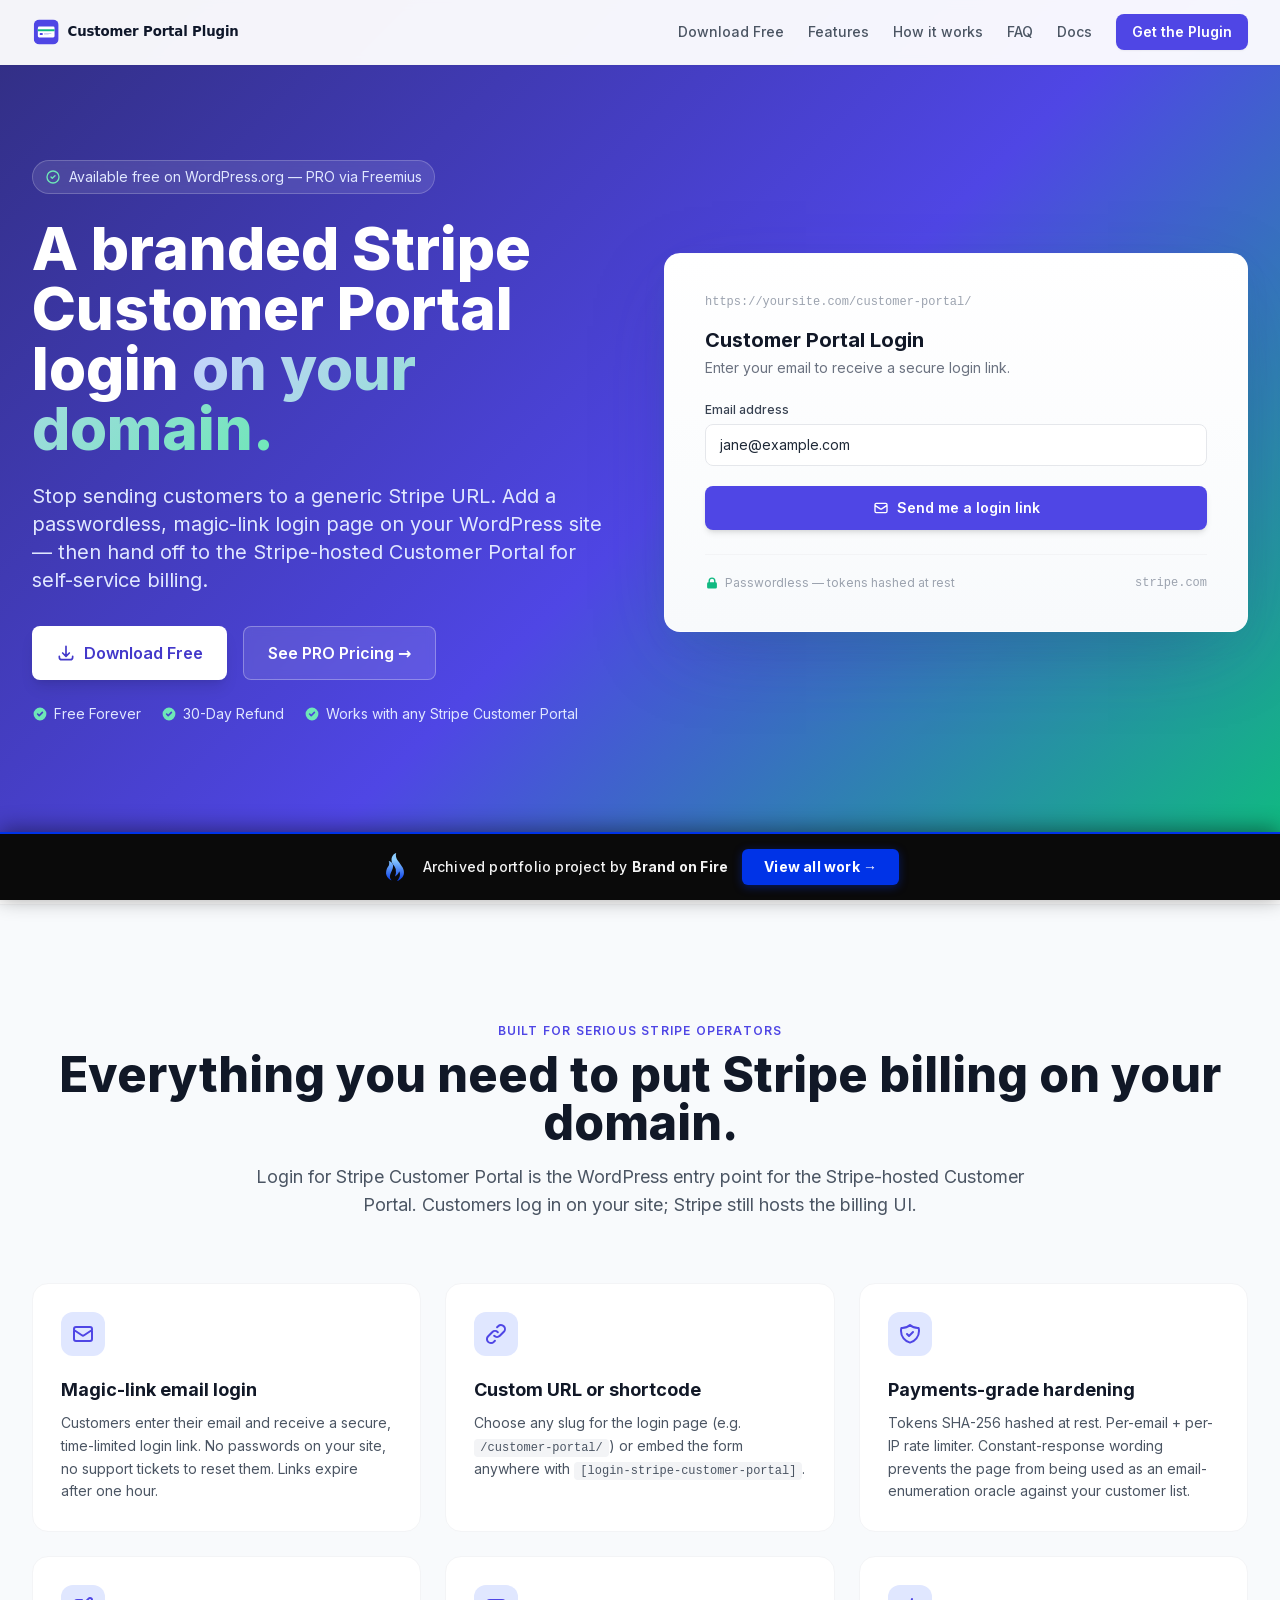
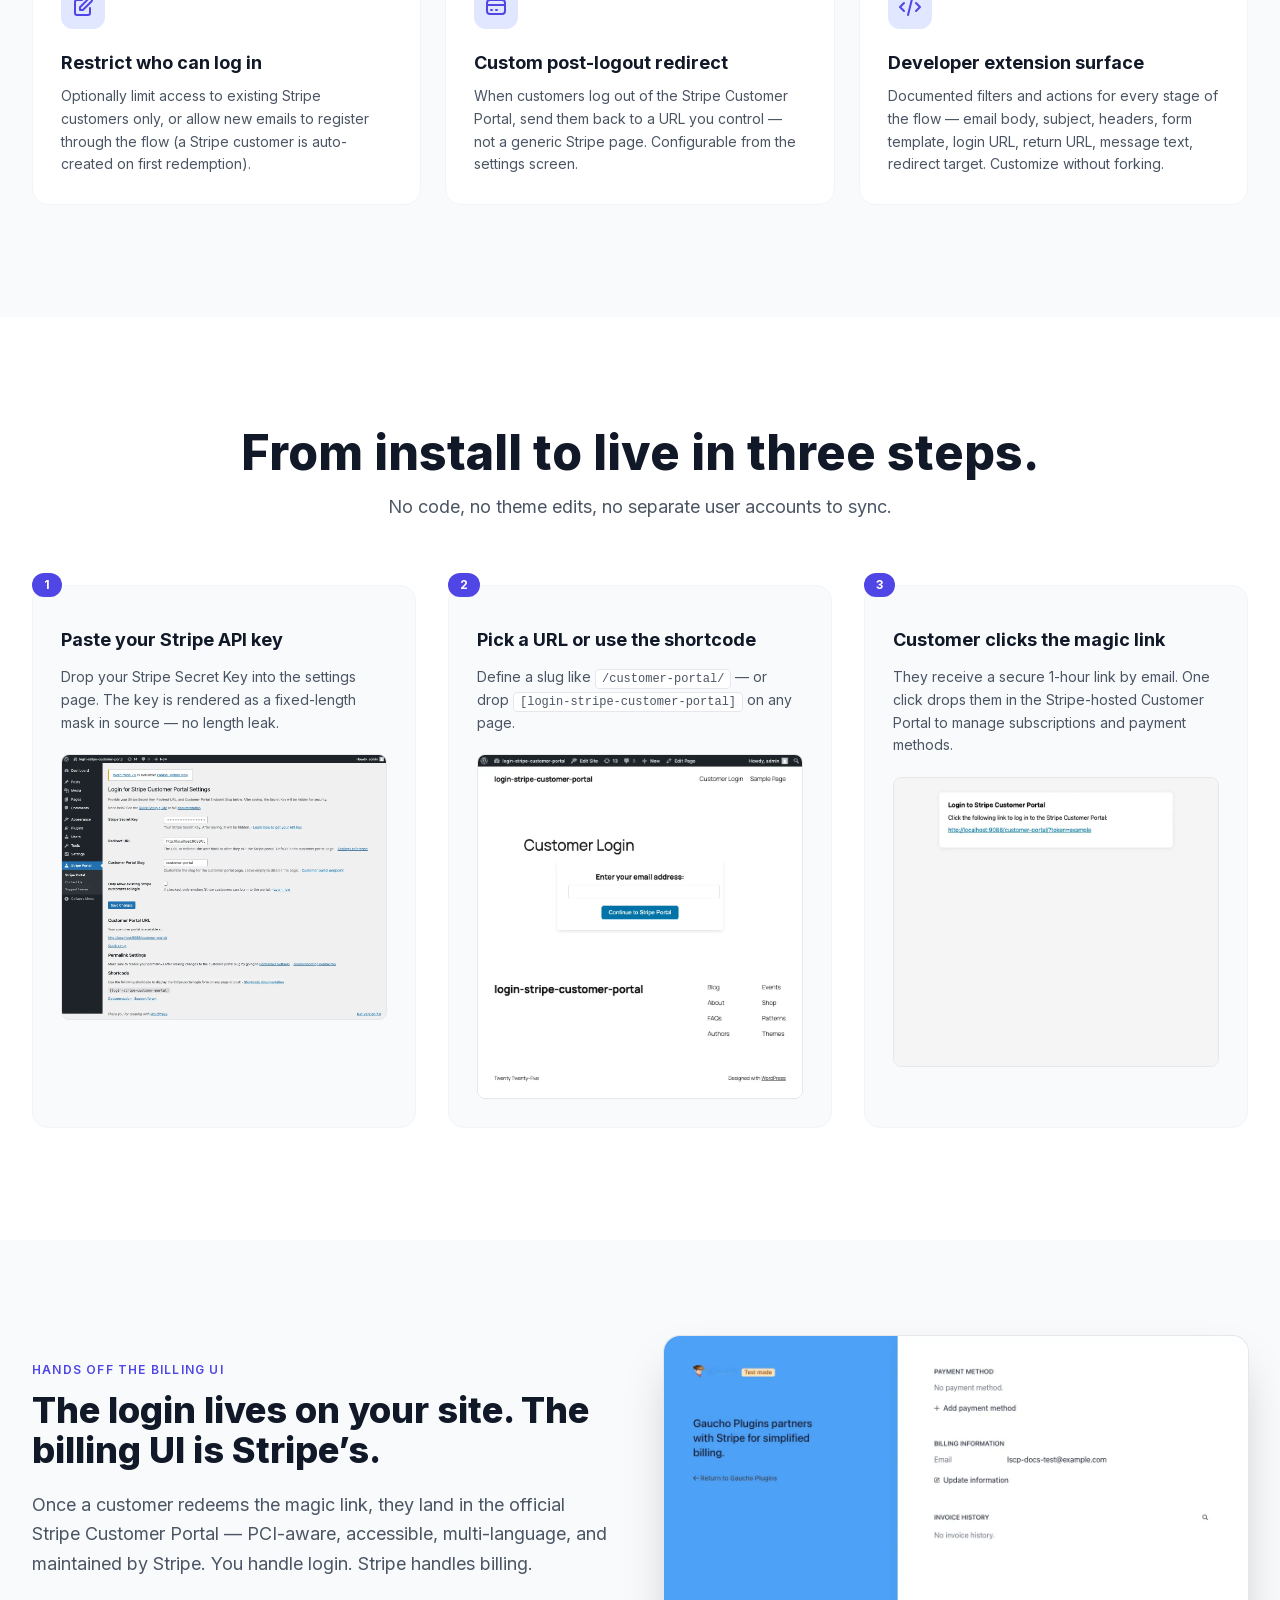
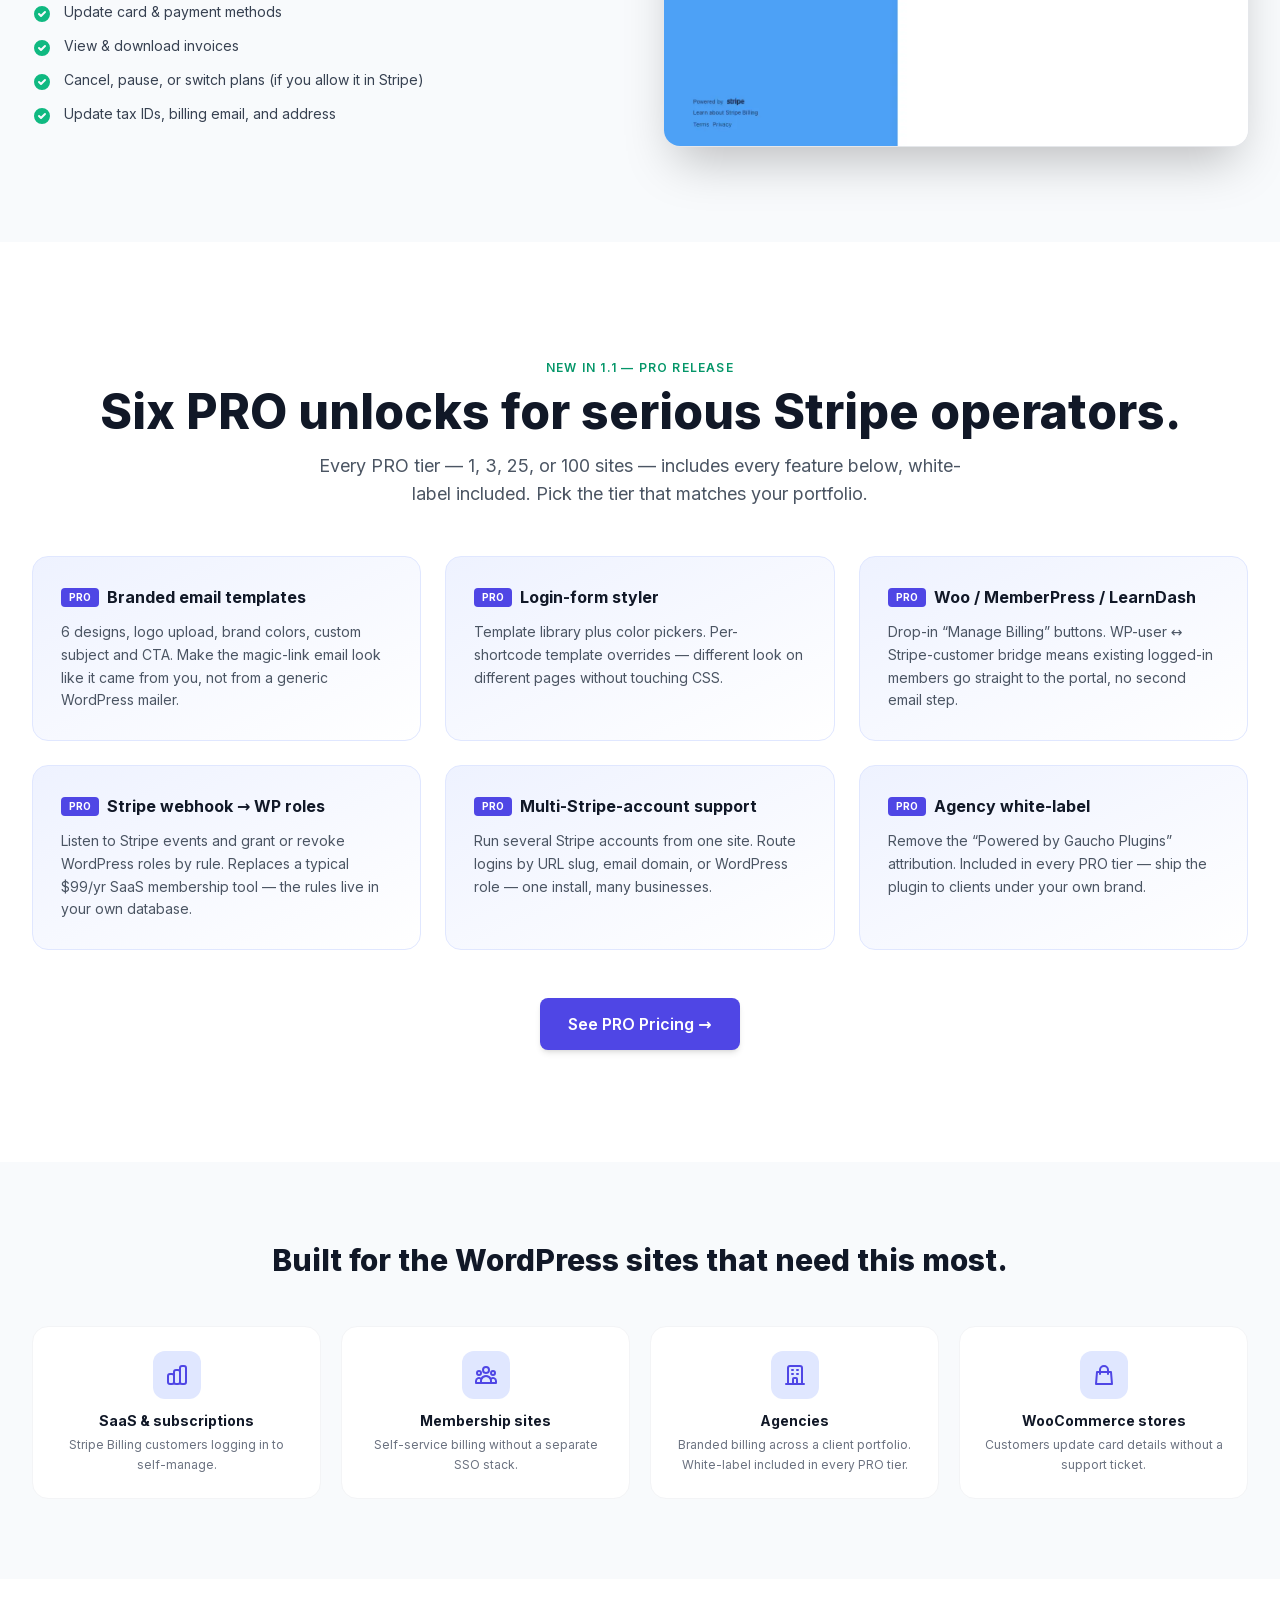
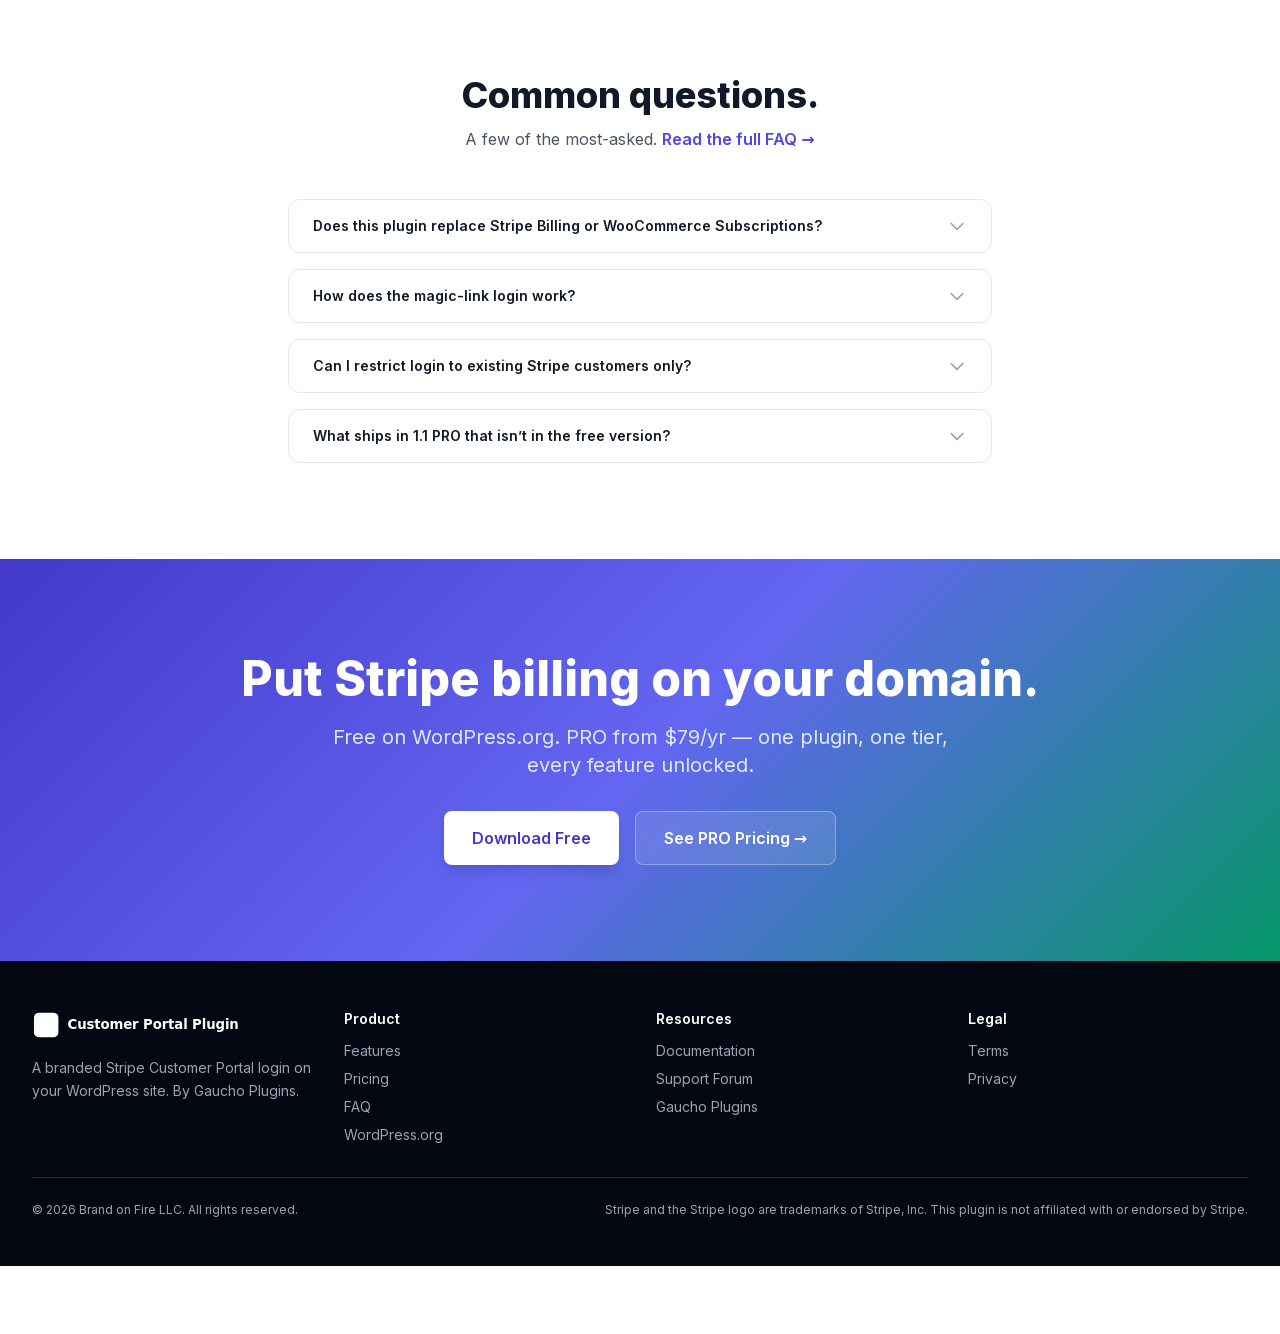
<file: index.html>
<!DOCTYPE html>
<html lang="en">
<head>
    <meta name="robots" content="noindex,nofollow">
    <meta charset="UTF-8">
    <meta name="viewport" content="width=device-width, initial-scale=1.0">
    <title>Login for Stripe Customer Portal — Branded Stripe Billing Login for WordPress</title>
    <meta name="description" content="A branded Stripe Customer Portal login page on your WordPress site. Passwordless magic-link email authentication, custom slug or shortcode, hardened against email enumeration. Free on WordPress.org. PRO from $79/yr.">
    <meta name="keywords" content="stripe customer portal WordPress, stripe billing login WordPress, magic link login WordPress, stripe customer portal login plugin, stripe portal shortcode, branded customer portal stripe">
    

    <meta property="og:type" content="website">
    <meta property="og:title" content="Login for Stripe Customer Portal — Branded Stripe Billing Login for WordPress">
    <meta property="og:description" content="A branded Stripe Customer Portal login page on your WordPress site. Magic-link email authentication, custom slug or shortcode. Free on WordPress.org.">
    <meta property="og:url" content="/customer-portal-plugin/">
    <meta property="og:image" content="/customer-portal-plugin/assets/screenshots/login-form-endpoint.png">
    <meta property="og:site_name" content="Login for Stripe Customer Portal">

    <meta name="twitter:card" content="summary_large_image">
    <meta name="twitter:title" content="Login for Stripe Customer Portal — Stripe Billing Login for WordPress">
    <meta name="twitter:description" content="Branded magic-link login for the Stripe Customer Portal on WordPress. Free on WordPress.org.">
    <meta name="twitter:image" content="/customer-portal-plugin/assets/screenshots/login-form-endpoint.png">

    <link rel="icon" type="image/svg+xml" href="assets/icon.svg">
    <link rel="icon" type="image/png" sizes="32x32" href="assets/favicon-32.png">
    <link rel="icon" type="image/png" sizes="16x16" href="assets/favicon-16.png">
    <link rel="apple-touch-icon" sizes="180x180" href="assets/apple-touch-icon.png">
    <link rel="icon" type="image/png" sizes="192x192" href="assets/icon-192.png">
    <link href="assets/fonts/inter.css" rel="stylesheet">
    <script src="assets/vendor/tailwind.js"></script>
    <script>
        tailwind.config = {
            theme: {
                extend: {
                    fontFamily: { sans: ['Inter', 'system-ui', 'sans-serif'] },
                    colors: {
                        brand: {
                            50:  '#EEF2FF',
                            100: '#E0E7FF',
                            200: '#C7D2FE',
                            300: '#A5B4FC',
                            400: '#818CF8',
                            500: '#6366F1',
                            600: '#4F46E5',
                            700: '#4338CA',
                            800: '#3730A3',
                            900: '#312E81'
                        },
                        accent: {
                            50:  '#ECFDF5',
                            100: '#D1FAE5',
                            500: '#10B981',
                            600: '#059669',
                            700: '#047857'
                        },
                        surface: {
                            50:  '#F8FAFC',
                            100: '#F1F5F9',
                            200: '#E2E8F0'
                        }
                    }
                }
            }
        }
    </script>
    <style>
        .gradient-hero { background: linear-gradient(135deg, #312E81 0%, #4F46E5 55%, #10B981 100%); }
        .gradient-cta  { background: linear-gradient(135deg, #4338CA 0%, #6366F1 50%, #059669 100%); }
        .gradient-text { background: linear-gradient(135deg, #C7D2FE, #6EE7B7); -webkit-background-clip: text; -webkit-text-fill-color: transparent; background-clip: text; }
        .card-hover    { transition: transform 0.2s, box-shadow 0.2s; }
        .card-hover:hover { transform: translateY(-4px); box-shadow: 0 12px 40px rgba(79, 70, 229, 0.18); }
        .fade-in       { animation: fadeIn 0.6s ease-out; }
        @keyframes fadeIn { from { opacity: 0; transform: translateY(20px); } to { opacity: 1; transform: translateY(0); } }
        .hero-mock     { background: linear-gradient(180deg, #FFFFFF 0%, #F8FAFC 100%); border: 1px solid rgba(255,255,255,0.5); box-shadow: 0 25px 80px -20px rgba(49, 46, 129, 0.35), 0 10px 30px -10px rgba(16, 185, 129, 0.18); }
        .mono          { font-family: ui-monospace, SFMono-Regular, Menlo, Monaco, Consolas, monospace; }
    </style>

    <script type="application/ld+json">
    {
        "@context": "https://schema.org",
        "@type": "SoftwareApplication",
        "name": "Login for Stripe Customer Portal",
        "description": "WordPress plugin that adds a branded Stripe Customer Portal login page on your domain. Passwordless magic-link email authentication, custom login endpoint or shortcode, hardened against email enumeration. Free on WordPress.org, PRO unlocks branded email templates, form styler, WooCommerce / MemberPress / LearnDash integrations, Stripe-webhook role automation, multi-Stripe-account support, and agency white-label.",
        "applicationCategory": "BusinessApplication",
        "operatingSystem": "WordPress",
        "offers": [
            { "@type": "Offer", "price": "0",   "priceCurrency": "USD", "name": "Free" },
            { "@type": "Offer", "price": "79",  "priceCurrency": "USD", "name": "PRO (1 site)" },
            { "@type": "Offer", "price": "159", "priceCurrency": "USD", "name": "PRO (3 sites)" },
            { "@type": "Offer", "price": "299", "priceCurrency": "USD", "name": "PRO (25 sites)" },
            { "@type": "Offer", "price": "499", "priceCurrency": "USD", "name": "PRO (100 sites)" }
        ],
        "author": {
            "@type": "Organization",
            "name": "Gaucho Plugins",
            "url": "https://gauchoplugins.com"
        }
    }
    </script>
    <script type="application/ld+json">
    {
        "@context": "https://schema.org",
        "@type": "Organization",
        "name": "Gaucho Plugins",
        "legalName": "Brand on Fire LLC",
        "url": "https://gauchoplugins.com",
        "logo": "/customer-portal-plugin/assets/icon.png",
        "founder": { "@type": "Person", "name": "Brandon Ernst" },
        "sameAs": [
            "https://wordpress.org/plugins/login-stripe-customer-portal/",
            "https://gauchoplugins.com"
        ]
    }
    </script>
    <!-- gp-agentic-commerce:start -->
    <!-- Agentic commerce: AI agents can discover and purchase programmatically. -->
    <script type="application/ld+json">
{
  "@context": "https://schema.org",
  "@type": "Product",
  "name": "Login for Stripe Customer Portal (premium license)",
  "description": "Login for Stripe Customer Portal adds a branded, passwordless magic-link login page on your WordPress domain that takes customers straight to the Stripe Customer Portal to manage subscriptions, invoices, and payment methods.",
  "brand": {
    "@type": "Brand",
    "name": "Gaucho Plugins"
  },
  "image": "https://gauchoplugins.com/wp-content/uploads/product-feed/login-stripe-customer-portal.webp",
  "url": "/customer-portal-plugin/",
  "offers": [
    {
      "@type": "Offer",
      "sku": "lscp-pro-1",
      "name": "Login for Stripe Customer Portal PRO - 1 site (annual license)",
      "price": "79",
      "priceCurrency": "USD",
      "availability": "https://schema.org/InStock",
      "url": "/customer-portal-plugin/"
    },
    {
      "@type": "Offer",
      "sku": "lscp-pro-3",
      "name": "Login for Stripe Customer Portal PRO - 3 sites (annual license)",
      "price": "159",
      "priceCurrency": "USD",
      "availability": "https://schema.org/InStock",
      "url": "/customer-portal-plugin/"
    },
    {
      "@type": "Offer",
      "sku": "lscp-pro-25",
      "name": "Login for Stripe Customer Portal PRO - 25 sites (annual license)",
      "price": "299",
      "priceCurrency": "USD",
      "availability": "https://schema.org/InStock",
      "url": "/customer-portal-plugin/"
    },
    {
      "@type": "Offer",
      "sku": "lscp-pro-100",
      "name": "Login for Stripe Customer Portal PRO - 100 sites (annual license)",
      "price": "499",
      "priceCurrency": "USD",
      "availability": "https://schema.org/InStock",
      "url": "/customer-portal-plugin/"
    }
  ]
}
    </script>
    <!-- gp-agentic-commerce:end -->
</head>
<body class="font-sans text-gray-800 bg-white antialiased">

    <!-- Header -->
    <header class="fixed top-0 left-0 right-0 z-50 bg-white/95 backdrop-blur-sm border-b border-gray-100 shadow-sm">
        <nav class="max-w-7xl mx-auto px-4 sm:px-6 lg:px-8">
            <div class="flex items-center justify-between h-16">
                <a href="./" class="flex items-center" aria-label="Customer Portal Plugin home">
                    <img src="assets/logo.svg" alt="Customer Portal Plugin" class="h-8 w-auto">
                </a>
                <div class="hidden md:flex items-center gap-6">
                    <a href="https://wordpress.org/plugins/login-stripe-customer-portal/" target="_blank" rel="noopener" class="text-sm font-medium text-gray-600 hover:text-brand-600 transition-colors">Download Free</a>
                    <a href="#features" class="text-sm font-medium text-gray-600 hover:text-brand-600 transition-colors">Features</a>
                    <a href="#how" class="text-sm font-medium text-gray-600 hover:text-brand-600 transition-colors">How it works</a>
                    <a href="faq/" class="text-sm font-medium text-gray-600 hover:text-brand-600 transition-colors">FAQ</a>
                    <a href="https://docs.customerportalplugin.com/" target="_blank" rel="noopener" class="text-sm font-medium text-gray-600 hover:text-brand-600 transition-colors">Docs</a>
                    <a href="pricing/" class="inline-flex items-center px-4 py-2 bg-brand-600 text-white text-sm font-semibold rounded-lg hover:bg-brand-700 transition-colors shadow-sm">Get the Plugin</a>
                </div>
                <button id="mobile-menu-btn" class="md:hidden p-2 text-gray-600 hover:text-brand-600" aria-label="Toggle menu">
                    <svg class="w-6 h-6" fill="none" stroke="currentColor" viewBox="0 0 24 24"><path stroke-linecap="round" stroke-linejoin="round" stroke-width="2" d="M4 6h16M4 12h16M4 18h16"/></svg>
                </button>
            </div>
            <div id="mobile-menu" class="hidden md:hidden pb-4">
                <div class="flex flex-col gap-3">
                    <a href="https://wordpress.org/plugins/login-stripe-customer-portal/" target="_blank" rel="noopener" class="text-sm font-medium text-gray-600 hover:text-brand-600 py-1">Download Free</a>
                    <a href="#features" class="text-sm font-medium text-gray-600 hover:text-brand-600 py-1">Features</a>
                    <a href="#how" class="text-sm font-medium text-gray-600 hover:text-brand-600 py-1">How it works</a>
                    <a href="faq/" class="text-sm font-medium text-gray-600 hover:text-brand-600 py-1">FAQ</a>
                    <a href="https://docs.customerportalplugin.com/" target="_blank" rel="noopener" class="text-sm font-medium text-gray-600 hover:text-brand-600 py-1">Docs</a>
                    <a href="pricing/" class="inline-flex items-center justify-center px-4 py-2 bg-brand-600 text-white text-sm font-semibold rounded-lg hover:bg-brand-700 transition-colors shadow-sm mt-2">Get the Plugin</a>
                </div>
            </div>
        </nav>
    </header>

    <main>
        <!-- Hero -->
        <section class="gradient-hero pt-32 pb-20 lg:pt-40 lg:pb-28">
            <div class="max-w-7xl mx-auto px-4 sm:px-6 lg:px-8">
                <div class="grid lg:grid-cols-2 gap-12 items-center">
                    <div class="fade-in">
                        <div class="inline-flex items-center gap-2 px-3 py-1.5 bg-white/10 rounded-full text-sm text-indigo-100 mb-6 backdrop-blur-sm border border-white/20">
                            <svg class="w-4 h-4 text-emerald-300" fill="none" stroke="currentColor" stroke-width="2" viewBox="0 0 24 24"><path stroke-linecap="round" stroke-linejoin="round" d="M9 12l2 2 4-4m6 2a9 9 0 11-18 0 9 9 0 0118 0z"/></svg>
                            <span>Available free on WordPress.org &mdash; PRO via Freemius</span>
                        </div>
                        <h1 class="text-4xl sm:text-5xl lg:text-6xl font-extrabold text-white leading-tight mb-6">
                            A branded Stripe Customer Portal login <span class="gradient-text">on your domain.</span>
                        </h1>
                        <p class="text-lg lg:text-xl text-indigo-100 mb-8 max-w-xl leading-relaxed">
                            Stop sending customers to a generic Stripe URL. Add a passwordless, magic-link login page on your WordPress site &mdash; then hand off to the Stripe-hosted Customer Portal for self-service billing.
                        </p>
                        <div class="flex flex-col sm:flex-row gap-4 mb-6">
                            <a href="https://wordpress.org/plugins/login-stripe-customer-portal/" target="_blank" rel="noopener" class="inline-flex items-center justify-center px-6 py-3.5 bg-white text-brand-700 font-semibold rounded-lg hover:bg-indigo-50 transition-colors shadow-lg text-base">
                                <svg class="w-5 h-5 mr-2" fill="none" stroke="currentColor" viewBox="0 0 24 24"><path stroke-linecap="round" stroke-linejoin="round" stroke-width="2" d="M4 16v1a3 3 0 003 3h10a3 3 0 003-3v-1m-4-4l-4 4m0 0l-4-4m4 4V4"/></svg>
                                Download Free
                            </a>
                            <a href="pricing/" class="inline-flex items-center justify-center px-6 py-3.5 bg-white/10 text-white font-semibold rounded-lg hover:bg-white/20 transition-colors border border-white/30 text-base backdrop-blur-sm">
                                See PRO Pricing &rarr;
                            </a>
                        </div>
                        <div class="flex flex-wrap gap-x-5 gap-y-2 text-sm text-indigo-100">
                            <span class="flex items-center gap-1.5"><svg class="w-4 h-4 text-emerald-300" fill="currentColor" viewBox="0 0 20 20"><path fill-rule="evenodd" d="M10 18a8 8 0 100-16 8 8 0 000 16zm3.707-9.293a1 1 0 00-1.414-1.414L9 10.586 7.707 9.293a1 1 0 00-1.414 1.414l2 2a1 1 0 001.414 0l4-4z" clip-rule="evenodd"/></svg> Free Forever</span>
                            <span class="flex items-center gap-1.5"><svg class="w-4 h-4 text-emerald-300" fill="currentColor" viewBox="0 0 20 20"><path fill-rule="evenodd" d="M10 18a8 8 0 100-16 8 8 0 000 16zm3.707-9.293a1 1 0 00-1.414-1.414L9 10.586 7.707 9.293a1 1 0 00-1.414 1.414l2 2a1 1 0 001.414 0l4-4z" clip-rule="evenodd"/></svg> 30-Day Refund</span>
                            <span class="flex items-center gap-1.5"><svg class="w-4 h-4 text-emerald-300" fill="currentColor" viewBox="0 0 20 20"><path fill-rule="evenodd" d="M10 18a8 8 0 100-16 8 8 0 000 16zm3.707-9.293a1 1 0 00-1.414-1.414L9 10.586 7.707 9.293a1 1 0 00-1.414 1.414l2 2a1 1 0 001.414 0l4-4z" clip-rule="evenodd"/></svg> Works with any Stripe Customer Portal</span>
                        </div>
                    </div>
                    <div class="fade-in">
                        <!-- Hero mock: decorative only (not a real form) -->
                        <div class="hero-mock rounded-2xl overflow-hidden p-8 lg:p-10 select-none pointer-events-none" aria-hidden="true">
                            <div class="text-xs text-gray-400 mono mb-4">https://yoursite.com/customer-portal/</div>
                            <div class="text-xl font-bold text-gray-900 mb-1">Customer Portal Login</div>
                            <p class="text-sm text-gray-500 mb-6">Enter your email to receive a secure login link.</p>
                            <div class="block text-xs font-medium text-gray-700 mb-1.5">Email address</div>
                            <div class="flex items-center gap-2 mb-5">
                                <div class="flex-1 px-3.5 py-2.5 text-sm rounded-lg border border-gray-200 bg-white text-gray-800">jane@example.com</div>
                            </div>
                            <div class="w-full px-4 py-3 bg-brand-600 text-white text-sm font-semibold rounded-lg shadow-md flex items-center justify-center gap-2">
                                <svg class="w-4 h-4" fill="none" stroke="currentColor" stroke-width="2" viewBox="0 0 24 24"><path stroke-linecap="round" stroke-linejoin="round" d="M3 8l7.89 5.26a2 2 0 002.22 0L21 8M5 19h14a2 2 0 002-2V7a2 2 0 00-2-2H5a2 2 0 00-2 2v10a2 2 0 002 2z"/></svg>
                                Send me a login link
                            </div>
                            <div class="mt-6 pt-5 border-t border-gray-100 flex items-center justify-between text-xs text-gray-400">
                                <span class="flex items-center gap-1.5">
                                    <svg class="w-3.5 h-3.5 text-emerald-500" fill="currentColor" viewBox="0 0 20 20"><path fill-rule="evenodd" d="M5 9V7a5 5 0 0110 0v2a2 2 0 012 2v5a2 2 0 01-2 2H5a2 2 0 01-2-2v-5a2 2 0 012-2zm8-2v2H7V7a3 3 0 016 0z" clip-rule="evenodd"/></svg>
                                    Passwordless &mdash; tokens hashed at rest
                                </span>
                                <span class="mono">stripe.com</span>
                            </div>
                        </div>
                    </div>
                </div>
            </div>
        </section>

        <!-- Trust strip -->
        <section class="bg-white border-b border-gray-100 py-6">
            <div class="max-w-7xl mx-auto px-4 sm:px-6 lg:px-8">
                <div class="flex flex-wrap items-center justify-center gap-x-6 gap-y-3 text-xs sm:text-sm text-gray-700">
                    <span class="inline-flex items-center gap-1.5">
                        <svg class="w-4 h-4 text-brand-600" fill="none" stroke="currentColor" stroke-width="2" viewBox="0 0 24 24"><path stroke-linecap="round" stroke-linejoin="round" d="M12 15v2m0 0v2m0-2h2m-2 0H10m9-9V7a2 2 0 00-2-2H7a2 2 0 00-2 2v4m14 0v6a2 2 0 01-2 2H7a2 2 0 01-2-2v-6m14 0H5"/></svg>
                        Magic-link auth, no passwords
                    </span>
                    <span class="inline-flex items-center gap-1.5">
                        <svg class="w-4 h-4 text-brand-600" fill="none" stroke="currentColor" stroke-width="2" viewBox="0 0 24 24"><path stroke-linecap="round" stroke-linejoin="round" d="M9 12l2 2 4-4m5.618-4.016A11.955 11.955 0 0112 2.944a11.955 11.955 0 01-8.618 3.04A12.02 12.02 0 003 9c0 5.591 3.824 10.29 9 11.622 5.176-1.332 9-6.03 9-11.622 0-1.042-.133-2.052-.382-3.016z"/></svg>
                        SHA-256 hashed tokens
                    </span>
                    <span class="inline-flex items-center gap-1.5">
                        <svg class="w-4 h-4 text-brand-600" fill="none" stroke="currentColor" stroke-width="2" viewBox="0 0 24 24"><path stroke-linecap="round" stroke-linejoin="round" d="M13 10V3L4 14h7v7l9-11h-7z"/></svg>
                        Rate-limited (5/10 min)
                    </span>
                    <span class="inline-flex items-center gap-1.5">
                        <svg class="w-4 h-4 text-brand-600" fill="none" stroke="currentColor" stroke-width="2" viewBox="0 0 24 24"><path stroke-linecap="round" stroke-linejoin="round" d="M9 19v-6a2 2 0 00-2-2H5a2 2 0 00-2 2v6a2 2 0 002 2h2a2 2 0 002-2zm0 0V9a2 2 0 012-2h2a2 2 0 012 2v10m-6 0a2 2 0 002 2h2a2 2 0 002-2m0 0V5a2 2 0 012-2h2a2 2 0 012 2v14a2 2 0 01-2 2h-2a2 2 0 01-2-2z"/></svg>
                        Constant-response (no email enumeration)
                    </span>
                    <span class="inline-flex items-center gap-1.5">
                        <svg class="w-4 h-4 text-brand-600" fill="none" stroke="currentColor" stroke-width="2" viewBox="0 0 24 24"><path stroke-linecap="round" stroke-linejoin="round" d="M5 13l4 4L19 7"/></svg>
                        GDPR exporter &amp; eraser
                    </span>
                </div>
            </div>
        </section>

        <!-- Features -->
        <section id="features" class="py-20 lg:py-28 bg-surface-50">
            <div class="max-w-7xl mx-auto px-4 sm:px-6 lg:px-8">
                <div class="text-center mb-16">
                    <span class="inline-block text-xs font-semibold tracking-widest text-brand-600 uppercase mb-3">Built for serious Stripe operators</span>
                    <h2 class="text-3xl sm:text-4xl lg:text-5xl font-extrabold text-gray-900 mb-4">Everything you need to put Stripe billing on your domain.</h2>
                    <p class="text-lg text-gray-600 max-w-3xl mx-auto">Login for Stripe Customer Portal is the WordPress entry point for the Stripe-hosted Customer Portal. Customers log in on your site; Stripe still hosts the billing UI.</p>
                </div>

                <div class="grid md:grid-cols-2 lg:grid-cols-3 gap-6">
                    <!-- F1 -->
                    <div class="bg-white rounded-2xl p-7 border border-gray-100 card-hover">
                        <div class="w-11 h-11 rounded-xl bg-brand-100 text-brand-600 flex items-center justify-center mb-5">
                            <svg class="w-6 h-6" fill="none" stroke="currentColor" stroke-width="2" viewBox="0 0 24 24"><path stroke-linecap="round" stroke-linejoin="round" d="M3 8l7.89 5.26a2 2 0 002.22 0L21 8M5 19h14a2 2 0 002-2V7a2 2 0 00-2-2H5a2 2 0 00-2 2v10a2 2 0 002 2z"/></svg>
                        </div>
                        <h3 class="text-lg font-bold text-gray-900 mb-2">Magic-link email login</h3>
                        <p class="text-sm text-gray-600 leading-relaxed">Customers enter their email and receive a secure, time-limited login link. No passwords on your site, no support tickets to reset them. Links expire after one hour.</p>
                    </div>
                    <!-- F2 -->
                    <div class="bg-white rounded-2xl p-7 border border-gray-100 card-hover">
                        <div class="w-11 h-11 rounded-xl bg-brand-100 text-brand-600 flex items-center justify-center mb-5">
                            <svg class="w-6 h-6" fill="none" stroke="currentColor" stroke-width="2" viewBox="0 0 24 24"><path stroke-linecap="round" stroke-linejoin="round" d="M13.828 10.172a4 4 0 00-5.656 0l-4 4a4 4 0 105.656 5.656l1.102-1.101m-.758-4.899a4 4 0 005.656 0l4-4a4 4 0 00-5.656-5.656l-1.1 1.1"/></svg>
                        </div>
                        <h3 class="text-lg font-bold text-gray-900 mb-2">Custom URL or shortcode</h3>
                        <p class="text-sm text-gray-600 leading-relaxed">Choose any slug for the login page (e.g. <span class="mono text-xs bg-gray-100 px-1.5 py-0.5 rounded">/customer-portal/</span>) or embed the form anywhere with <span class="mono text-xs bg-gray-100 px-1.5 py-0.5 rounded">[login-stripe-customer-portal]</span>.</p>
                    </div>
                    <!-- F3 -->
                    <div class="bg-white rounded-2xl p-7 border border-gray-100 card-hover">
                        <div class="w-11 h-11 rounded-xl bg-brand-100 text-brand-600 flex items-center justify-center mb-5">
                            <svg class="w-6 h-6" fill="none" stroke="currentColor" stroke-width="2" viewBox="0 0 24 24"><path stroke-linecap="round" stroke-linejoin="round" d="M9 12l2 2 4-4m5.618-4.016A11.955 11.955 0 0112 2.944a11.955 11.955 0 01-8.618 3.04A12.02 12.02 0 003 9c0 5.591 3.824 10.29 9 11.622 5.176-1.332 9-6.03 9-11.622 0-1.042-.133-2.052-.382-3.016z"/></svg>
                        </div>
                        <h3 class="text-lg font-bold text-gray-900 mb-2">Payments-grade hardening</h3>
                        <p class="text-sm text-gray-600 leading-relaxed">Tokens SHA-256 hashed at rest. Per-email + per-IP rate limiter. Constant-response wording prevents the page from being used as an email-enumeration oracle against your customer list.</p>
                    </div>
                    <!-- F4 -->
                    <div class="bg-white rounded-2xl p-7 border border-gray-100 card-hover">
                        <div class="w-11 h-11 rounded-xl bg-brand-100 text-brand-600 flex items-center justify-center mb-5">
                            <svg class="w-6 h-6" fill="none" stroke="currentColor" stroke-width="2" viewBox="0 0 24 24"><path stroke-linecap="round" stroke-linejoin="round" d="M11 5H6a2 2 0 00-2 2v11a2 2 0 002 2h11a2 2 0 002-2v-5m-1.414-9.414a2 2 0 112.828 2.828L11.828 15H9v-2.828l8.586-8.586z"/></svg>
                        </div>
                        <h3 class="text-lg font-bold text-gray-900 mb-2">Restrict who can log in</h3>
                        <p class="text-sm text-gray-600 leading-relaxed">Optionally limit access to existing Stripe customers only, or allow new emails to register through the flow (a Stripe customer is auto-created on first redemption).</p>
                    </div>
                    <!-- F5 -->
                    <div class="bg-white rounded-2xl p-7 border border-gray-100 card-hover">
                        <div class="w-11 h-11 rounded-xl bg-brand-100 text-brand-600 flex items-center justify-center mb-5">
                            <svg class="w-6 h-6" fill="none" stroke="currentColor" stroke-width="2" viewBox="0 0 24 24"><path stroke-linecap="round" stroke-linejoin="round" d="M3 10h18M7 15h1m4 0h1m-7 4h12a3 3 0 003-3V8a3 3 0 00-3-3H6a3 3 0 00-3 3v8a3 3 0 003 3z"/></svg>
                        </div>
                        <h3 class="text-lg font-bold text-gray-900 mb-2">Custom post-logout redirect</h3>
                        <p class="text-sm text-gray-600 leading-relaxed">When customers log out of the Stripe Customer Portal, send them back to a URL you control &mdash; not a generic Stripe page. Configurable from the settings screen.</p>
                    </div>
                    <!-- F6 -->
                    <div class="bg-white rounded-2xl p-7 border border-gray-100 card-hover">
                        <div class="w-11 h-11 rounded-xl bg-brand-100 text-brand-600 flex items-center justify-center mb-5">
                            <svg class="w-6 h-6" fill="none" stroke="currentColor" stroke-width="2" viewBox="0 0 24 24"><path stroke-linecap="round" stroke-linejoin="round" d="M10 20l4-16m4 4l4 4-4 4M6 16l-4-4 4-4"/></svg>
                        </div>
                        <h3 class="text-lg font-bold text-gray-900 mb-2">Developer extension surface</h3>
                        <p class="text-sm text-gray-600 leading-relaxed">Documented filters and actions for every stage of the flow &mdash; email body, subject, headers, form template, login URL, return URL, message text, redirect target. Customize without forking.</p>
                    </div>
                </div>
            </div>
        </section>

        <!-- How it works -->
        <section id="how" class="py-20 lg:py-28 bg-white">
            <div class="max-w-7xl mx-auto px-4 sm:px-6 lg:px-8">
                <div class="text-center mb-16">
                    <h2 class="text-3xl sm:text-4xl lg:text-5xl font-extrabold text-gray-900 mb-4">From install to live in three steps.</h2>
                    <p class="text-lg text-gray-600 max-w-2xl mx-auto">No code, no theme edits, no separate user accounts to sync.</p>
                </div>

                <div class="grid lg:grid-cols-3 gap-8">
                    <div class="relative">
                        <div class="absolute -top-3 left-0 px-3 py-1 bg-brand-600 text-white text-xs font-bold rounded-full">1</div>
                        <div class="bg-surface-50 rounded-2xl p-7 border border-gray-100 h-full">
                            <h3 class="text-lg font-bold text-gray-900 mb-3 mt-3">Paste your Stripe API key</h3>
                            <p class="text-sm text-gray-600 mb-5 leading-relaxed">Drop your Stripe Secret Key into the settings page. The key is rendered as a fixed-length mask in source &mdash; no length leak.</p>
                            <div class="rounded-lg overflow-hidden border border-gray-200">
                                <img src="assets/screenshots/admin-settings-page.webp" alt="Plugin settings page in WordPress admin showing the Stripe API key field and Customer Portal slug" class="w-full h-auto" loading="lazy">
                            </div>
                        </div>
                    </div>
                    <div class="relative">
                        <div class="absolute -top-3 left-0 px-3 py-1 bg-brand-600 text-white text-xs font-bold rounded-full">2</div>
                        <div class="bg-surface-50 rounded-2xl p-7 border border-gray-100 h-full">
                            <h3 class="text-lg font-bold text-gray-900 mb-3 mt-3">Pick a URL or use the shortcode</h3>
                            <p class="text-sm text-gray-600 mb-5 leading-relaxed">Define a slug like <span class="mono text-xs bg-white px-1.5 py-0.5 rounded border border-gray-200">/customer-portal/</span> &mdash; or drop <span class="mono text-xs bg-white px-1.5 py-0.5 rounded border border-gray-200">[login-stripe-customer-portal]</span> on any page.</p>
                            <div class="rounded-lg overflow-hidden border border-gray-200">
                                <img src="assets/screenshots/login-form-shortcode.webp" alt="The login form rendered on a WordPress page via the shortcode" class="w-full h-auto" loading="lazy">
                            </div>
                        </div>
                    </div>
                    <div class="relative">
                        <div class="absolute -top-3 left-0 px-3 py-1 bg-brand-600 text-white text-xs font-bold rounded-full">3</div>
                        <div class="bg-surface-50 rounded-2xl p-7 border border-gray-100 h-full">
                            <h3 class="text-lg font-bold text-gray-900 mb-3 mt-3">Customer clicks the magic link</h3>
                            <p class="text-sm text-gray-600 mb-5 leading-relaxed">They receive a secure 1-hour link by email. One click drops them in the Stripe-hosted Customer Portal to manage subscriptions and payment methods.</p>
                            <div class="rounded-lg overflow-hidden border border-gray-200">
                                <img src="assets/screenshots/email-login-link.webp" alt="The magic-link login email customers receive" class="w-full h-auto" loading="lazy">
                            </div>
                        </div>
                    </div>
                </div>
            </div>
        </section>

        <!-- Stripe-hosted portal screenshot -->
        <section class="py-20 lg:py-24 bg-surface-50">
            <div class="max-w-7xl mx-auto px-4 sm:px-6 lg:px-8">
                <div class="grid lg:grid-cols-2 gap-12 items-center">
                    <div>
                        <span class="inline-block text-xs font-semibold tracking-widest text-brand-600 uppercase mb-3">Hands off the billing UI</span>
                        <h2 class="text-3xl lg:text-4xl font-extrabold text-gray-900 mb-5">The login lives on your site. The billing UI is Stripe&rsquo;s.</h2>
                        <p class="text-lg text-gray-600 mb-6 leading-relaxed">Once a customer redeems the magic link, they land in the official Stripe Customer Portal &mdash; PCI-aware, accessible, multi-language, and maintained by Stripe. You handle login. Stripe handles billing.</p>
                        <ul class="space-y-3 text-sm text-gray-700">
                            <li class="flex items-start gap-3"><svg class="w-5 h-5 text-accent-500 flex-shrink-0 mt-0.5" fill="currentColor" viewBox="0 0 20 20"><path fill-rule="evenodd" d="M10 18a8 8 0 100-16 8 8 0 000 16zm3.707-9.293a1 1 0 00-1.414-1.414L9 10.586 7.707 9.293a1 1 0 00-1.414 1.414l2 2a1 1 0 001.414 0l4-4z" clip-rule="evenodd"/></svg> Update card &amp; payment methods</li>
                            <li class="flex items-start gap-3"><svg class="w-5 h-5 text-accent-500 flex-shrink-0 mt-0.5" fill="currentColor" viewBox="0 0 20 20"><path fill-rule="evenodd" d="M10 18a8 8 0 100-16 8 8 0 000 16zm3.707-9.293a1 1 0 00-1.414-1.414L9 10.586 7.707 9.293a1 1 0 00-1.414 1.414l2 2a1 1 0 001.414 0l4-4z" clip-rule="evenodd"/></svg> View &amp; download invoices</li>
                            <li class="flex items-start gap-3"><svg class="w-5 h-5 text-accent-500 flex-shrink-0 mt-0.5" fill="currentColor" viewBox="0 0 20 20"><path fill-rule="evenodd" d="M10 18a8 8 0 100-16 8 8 0 000 16zm3.707-9.293a1 1 0 00-1.414-1.414L9 10.586 7.707 9.293a1 1 0 00-1.414 1.414l2 2a1 1 0 001.414 0l4-4z" clip-rule="evenodd"/></svg> Cancel, pause, or switch plans (if you allow it in Stripe)</li>
                            <li class="flex items-start gap-3"><svg class="w-5 h-5 text-accent-500 flex-shrink-0 mt-0.5" fill="currentColor" viewBox="0 0 20 20"><path fill-rule="evenodd" d="M10 18a8 8 0 100-16 8 8 0 000 16zm3.707-9.293a1 1 0 00-1.414-1.414L9 10.586 7.707 9.293a1 1 0 00-1.414 1.414l2 2a1 1 0 001.414 0l4-4z" clip-rule="evenodd"/></svg> Update tax IDs, billing email, and address</li>
                        </ul>
                    </div>
                    <div class="rounded-2xl overflow-hidden shadow-2xl ring-1 ring-gray-200">
                        <img src="assets/screenshots/stripe-customer-portal.webp" alt="The Stripe-hosted Customer Portal where customers manage their billing after logging in" class="w-full h-auto block" loading="lazy">
                    </div>
                </div>
            </div>
        </section>

        <!-- PRO highlight (1.1) -->
        <section class="py-20 lg:py-28 bg-white">
            <div class="max-w-7xl mx-auto px-4 sm:px-6 lg:px-8">
                <div class="text-center mb-12">
                    <span class="inline-block text-xs font-semibold tracking-widest text-accent-600 uppercase mb-3">New in 1.1 &mdash; PRO release</span>
                    <h2 class="text-3xl sm:text-4xl lg:text-5xl font-extrabold text-gray-900 mb-4">Six PRO unlocks for serious Stripe operators.</h2>
                    <p class="text-lg text-gray-600 max-w-2xl mx-auto">Every PRO tier &mdash; 1, 3, 25, or 100 sites &mdash; includes every feature below, white-label included. Pick the tier that matches your portfolio.</p>
                </div>

                <div class="grid md:grid-cols-2 lg:grid-cols-3 gap-6 mb-12">
                    <!-- P1 -->
                    <div class="rounded-2xl p-7 bg-gradient-to-br from-brand-50 to-white border border-brand-100">
                        <div class="flex items-center gap-2 mb-3">
                            <span class="px-2 py-0.5 bg-brand-600 text-white text-[10px] font-bold rounded">PRO</span>
                            <h3 class="text-base font-bold text-gray-900">Branded email templates</h3>
                        </div>
                        <p class="text-sm text-gray-600 leading-relaxed">6 designs, logo upload, brand colors, custom subject and CTA. Make the magic-link email look like it came from you, not from a generic WordPress mailer.</p>
                    </div>
                    <!-- P2 -->
                    <div class="rounded-2xl p-7 bg-gradient-to-br from-brand-50 to-white border border-brand-100">
                        <div class="flex items-center gap-2 mb-3">
                            <span class="px-2 py-0.5 bg-brand-600 text-white text-[10px] font-bold rounded">PRO</span>
                            <h3 class="text-base font-bold text-gray-900">Login-form styler</h3>
                        </div>
                        <p class="text-sm text-gray-600 leading-relaxed">Template library plus color pickers. Per-shortcode template overrides &mdash; different look on different pages without touching CSS.</p>
                    </div>
                    <!-- P3 -->
                    <div class="rounded-2xl p-7 bg-gradient-to-br from-brand-50 to-white border border-brand-100">
                        <div class="flex items-center gap-2 mb-3">
                            <span class="px-2 py-0.5 bg-brand-600 text-white text-[10px] font-bold rounded">PRO</span>
                            <h3 class="text-base font-bold text-gray-900">Woo / MemberPress / LearnDash</h3>
                        </div>
                        <p class="text-sm text-gray-600 leading-relaxed">Drop-in &ldquo;Manage Billing&rdquo; buttons. WP-user &harr; Stripe-customer bridge means existing logged-in members go straight to the portal, no second email step.</p>
                    </div>
                    <!-- P4 -->
                    <div class="rounded-2xl p-7 bg-gradient-to-br from-brand-50 to-white border border-brand-100">
                        <div class="flex items-center gap-2 mb-3">
                            <span class="px-2 py-0.5 bg-brand-600 text-white text-[10px] font-bold rounded">PRO</span>
                            <h3 class="text-base font-bold text-gray-900">Stripe webhook &rarr; WP roles</h3>
                        </div>
                        <p class="text-sm text-gray-600 leading-relaxed">Listen to Stripe events and grant or revoke WordPress roles by rule. Replaces a typical $99/yr SaaS membership tool &mdash; the rules live in your own database.</p>
                    </div>
                    <!-- P5 -->
                    <div class="rounded-2xl p-7 bg-gradient-to-br from-brand-50 to-white border border-brand-100">
                        <div class="flex items-center gap-2 mb-3">
                            <span class="px-2 py-0.5 bg-brand-600 text-white text-[10px] font-bold rounded">PRO</span>
                            <h3 class="text-base font-bold text-gray-900">Multi-Stripe-account support</h3>
                        </div>
                        <p class="text-sm text-gray-600 leading-relaxed">Run several Stripe accounts from one site. Route logins by URL slug, email domain, or WordPress role &mdash; one install, many businesses.</p>
                    </div>
                    <!-- P6 -->
                    <div class="rounded-2xl p-7 bg-gradient-to-br from-brand-50 to-white border border-brand-100">
                        <div class="flex items-center gap-2 mb-3">
                            <span class="px-2 py-0.5 bg-brand-600 text-white text-[10px] font-bold rounded">PRO</span>
                            <h3 class="text-base font-bold text-gray-900">Agency white-label</h3>
                        </div>
                        <p class="text-sm text-gray-600 leading-relaxed">Remove the &ldquo;Powered by Gaucho Plugins&rdquo; attribution. Included in every PRO tier &mdash; ship the plugin to clients under your own brand.</p>
                    </div>
                </div>

                <div class="text-center">
                    <a href="pricing/" class="inline-flex items-center justify-center px-7 py-3.5 bg-brand-600 text-white font-semibold rounded-lg hover:bg-brand-700 transition-colors shadow-md text-base">
                        See PRO Pricing &rarr;
                    </a>
                </div>
            </div>
        </section>

        <!-- Built for -->
        <section class="py-16 lg:py-20 bg-surface-50">
            <div class="max-w-7xl mx-auto px-4 sm:px-6 lg:px-8">
                <div class="text-center mb-12">
                    <h2 class="text-2xl sm:text-3xl font-extrabold text-gray-900 mb-3">Built for the WordPress sites that need this most.</h2>
                </div>
                <div class="grid md:grid-cols-2 lg:grid-cols-4 gap-5">
                    <div class="bg-white rounded-2xl p-6 border border-gray-100 text-center">
                        <div class="w-12 h-12 mx-auto mb-3 rounded-xl bg-brand-100 text-brand-600 flex items-center justify-center"><svg class="w-6 h-6" fill="none" stroke="currentColor" stroke-width="2" viewBox="0 0 24 24"><path stroke-linecap="round" stroke-linejoin="round" d="M9 19v-6a2 2 0 00-2-2H5a2 2 0 00-2 2v6a2 2 0 002 2h2a2 2 0 002-2zm0 0V9a2 2 0 012-2h2a2 2 0 012 2v10m-6 0a2 2 0 002 2h2a2 2 0 002-2m0 0V5a2 2 0 012-2h2a2 2 0 012 2v14a2 2 0 01-2 2h-2a2 2 0 01-2-2z"/></svg></div>
                        <h3 class="text-sm font-bold text-gray-900 mb-1">SaaS &amp; subscriptions</h3>
                        <p class="text-xs text-gray-500 leading-relaxed">Stripe Billing customers logging in to self-manage.</p>
                    </div>
                    <div class="bg-white rounded-2xl p-6 border border-gray-100 text-center">
                        <div class="w-12 h-12 mx-auto mb-3 rounded-xl bg-brand-100 text-brand-600 flex items-center justify-center"><svg class="w-6 h-6" fill="none" stroke="currentColor" stroke-width="2" viewBox="0 0 24 24"><path stroke-linecap="round" stroke-linejoin="round" d="M17 20h5v-2a3 3 0 00-5.356-1.857M17 20H7m10 0v-2c0-.656-.126-1.283-.356-1.857M7 20H2v-2a3 3 0 015.356-1.857M7 20v-2c0-.656.126-1.283.356-1.857m0 0a5.002 5.002 0 019.288 0M15 7a3 3 0 11-6 0 3 3 0 016 0zm6 3a2 2 0 11-4 0 2 2 0 014 0zM7 10a2 2 0 11-4 0 2 2 0 014 0z"/></svg></div>
                        <h3 class="text-sm font-bold text-gray-900 mb-1">Membership sites</h3>
                        <p class="text-xs text-gray-500 leading-relaxed">Self-service billing without a separate SSO stack.</p>
                    </div>
                    <div class="bg-white rounded-2xl p-6 border border-gray-100 text-center">
                        <div class="w-12 h-12 mx-auto mb-3 rounded-xl bg-brand-100 text-brand-600 flex items-center justify-center"><svg class="w-6 h-6" fill="none" stroke="currentColor" stroke-width="2" viewBox="0 0 24 24"><path stroke-linecap="round" stroke-linejoin="round" d="M19 21V5a2 2 0 00-2-2H7a2 2 0 00-2 2v16m14 0h2m-2 0h-5m-9 0H3m2 0h5M9 7h1m-1 4h1m4-4h1m-1 4h1m-5 10v-5a1 1 0 011-1h2a1 1 0 011 1v5m-4 0h4"/></svg></div>
                        <h3 class="text-sm font-bold text-gray-900 mb-1">Agencies</h3>
                        <p class="text-xs text-gray-500 leading-relaxed">Branded billing across a client portfolio. White-label included in every PRO tier.</p>
                    </div>
                    <div class="bg-white rounded-2xl p-6 border border-gray-100 text-center">
                        <div class="w-12 h-12 mx-auto mb-3 rounded-xl bg-brand-100 text-brand-600 flex items-center justify-center"><svg class="w-6 h-6" fill="none" stroke="currentColor" stroke-width="2" viewBox="0 0 24 24"><path stroke-linecap="round" stroke-linejoin="round" d="M16 11V7a4 4 0 00-8 0v4M5 9h14l1 12H4L5 9z"/></svg></div>
                        <h3 class="text-sm font-bold text-gray-900 mb-1">WooCommerce stores</h3>
                        <p class="text-xs text-gray-500 leading-relaxed">Customers update card details without a support ticket.</p>
                    </div>
                </div>
            </div>
        </section>

        <!-- FAQ teaser -->
        <section class="py-20 lg:py-24 bg-white">
            <div class="max-w-3xl mx-auto px-4 sm:px-6 lg:px-8">
                <div class="text-center mb-12">
                    <h2 class="text-3xl sm:text-4xl font-extrabold text-gray-900 mb-3">Common questions.</h2>
                    <p class="text-gray-600">A few of the most-asked. <a href="faq/" class="text-brand-600 font-semibold hover:underline">Read the full FAQ &rarr;</a></p>
                </div>
                <div class="space-y-4">
                    <details class="group border border-gray-200 rounded-xl overflow-hidden">
                        <summary class="flex items-center justify-between px-6 py-4 cursor-pointer text-sm font-semibold text-gray-900 hover:bg-surface-50 transition-colors">
                            Does this plugin replace Stripe Billing or WooCommerce Subscriptions?
                            <svg class="w-5 h-5 text-gray-400 group-open:rotate-180 transition-transform" fill="none" stroke="currentColor" viewBox="0 0 24 24"><path stroke-linecap="round" stroke-linejoin="round" stroke-width="2" d="M19 9l-7 7-7-7"/></svg>
                        </summary>
                        <div class="px-6 pb-4 text-sm text-gray-600 leading-relaxed">No. It adds a WordPress login entry point for the Stripe Customer Portal. Your products, subscriptions, and billing logic stay in Stripe (or WooCommerce). The plugin just owns the login surface on your domain.</div>
                    </details>
                    <details class="group border border-gray-200 rounded-xl overflow-hidden">
                        <summary class="flex items-center justify-between px-6 py-4 cursor-pointer text-sm font-semibold text-gray-900 hover:bg-surface-50 transition-colors">
                            How does the magic-link login work?
                            <svg class="w-5 h-5 text-gray-400 group-open:rotate-180 transition-transform" fill="none" stroke="currentColor" viewBox="0 0 24 24"><path stroke-linecap="round" stroke-linejoin="round" stroke-width="2" d="M19 9l-7 7-7-7"/></svg>
                        </summary>
                        <div class="px-6 pb-4 text-sm text-gray-600 leading-relaxed">A customer enters their email. The plugin issues a secure token, hashes it before storing, and emails a one-hour login link. Clicking the link verifies the token and hands off to the Stripe-hosted Customer Portal.</div>
                    </details>
                    <details class="group border border-gray-200 rounded-xl overflow-hidden">
                        <summary class="flex items-center justify-between px-6 py-4 cursor-pointer text-sm font-semibold text-gray-900 hover:bg-surface-50 transition-colors">
                            Can I restrict login to existing Stripe customers only?
                            <svg class="w-5 h-5 text-gray-400 group-open:rotate-180 transition-transform" fill="none" stroke="currentColor" viewBox="0 0 24 24"><path stroke-linecap="round" stroke-linejoin="round" stroke-width="2" d="M19 9l-7 7-7-7"/></svg>
                        </summary>
                        <div class="px-6 pb-4 text-sm text-gray-600 leading-relaxed">Yes. A toggle in settings limits access to existing Stripe customers. With it off (the default) a Stripe customer is auto-created the first time a magic link is redeemed for a new email.</div>
                    </details>
                    <details class="group border border-gray-200 rounded-xl overflow-hidden">
                        <summary class="flex items-center justify-between px-6 py-4 cursor-pointer text-sm font-semibold text-gray-900 hover:bg-surface-50 transition-colors">
                            What ships in 1.1 PRO that isn&rsquo;t in the free version?
                            <svg class="w-5 h-5 text-gray-400 group-open:rotate-180 transition-transform" fill="none" stroke="currentColor" viewBox="0 0 24 24"><path stroke-linecap="round" stroke-linejoin="round" stroke-width="2" d="M19 9l-7 7-7-7"/></svg>
                        </summary>
                        <div class="px-6 pb-4 text-sm text-gray-600 leading-relaxed">PRO unlocks branded magic-link email templates, the login-form styler, WooCommerce / MemberPress / LearnDash integration, a Stripe-webhook listener with rules-based WP role automation, multi-Stripe-account support, and agency white-label &mdash; included in every PRO tier.</div>
                    </details>
                </div>
            </div>
        </section>

        <!-- Final CTA -->
        <section class="gradient-cta py-20 lg:py-24">
            <div class="max-w-4xl mx-auto px-4 sm:px-6 lg:px-8 text-center">
                <h2 class="text-3xl sm:text-4xl lg:text-5xl font-extrabold text-white mb-5">Put Stripe billing on your domain.</h2>
                <p class="text-lg lg:text-xl text-indigo-100 mb-8 max-w-2xl mx-auto">Free on WordPress.org. PRO from $79/yr &mdash; one plugin, one tier, every feature unlocked.</p>
                <div class="flex flex-col sm:flex-row justify-center gap-4">
                    <a href="https://wordpress.org/plugins/login-stripe-customer-portal/" target="_blank" rel="noopener" class="inline-flex items-center justify-center px-7 py-3.5 bg-white text-brand-700 font-semibold rounded-lg hover:bg-indigo-50 transition-colors shadow-lg text-base">Download Free</a>
                    <a href="pricing/" class="inline-flex items-center justify-center px-7 py-3.5 bg-white/10 text-white font-semibold rounded-lg hover:bg-white/20 transition-colors border border-white/30 text-base backdrop-blur-sm">See PRO Pricing &rarr;</a>
                </div>
            </div>
        </section>
    </main>

    <!-- Footer -->
    <footer class="bg-gray-950 text-gray-400 py-12">
        <div class="max-w-7xl mx-auto px-4 sm:px-6 lg:px-8">
            <div class="grid md:grid-cols-4 gap-8 mb-8">
                <div>
                    <div class="flex items-center mb-4">
                        <img src="assets/logo.svg" alt="Login for Stripe Customer Portal" class="h-8 w-auto brightness-0 invert">
                    </div>
                    <p class="text-sm leading-relaxed">A branded Stripe Customer Portal login on your WordPress site. By Gaucho Plugins.</p>
                </div>
                <div>
                    <h4 class="text-white font-semibold text-sm mb-3">Product</h4>
                    <ul class="space-y-2 text-sm">
                        <li><a href="#features" class="hover:text-white transition-colors">Features</a></li>
                        <li><a href="pricing/" class="hover:text-white transition-colors">Pricing</a></li>
                        <li><a href="faq/" class="hover:text-white transition-colors">FAQ</a></li>
                        <li><a href="https://wordpress.org/plugins/login-stripe-customer-portal/" target="_blank" rel="noopener" class="hover:text-white transition-colors">WordPress.org</a></li>
                    </ul>
                </div>
                <div>
                    <h4 class="text-white font-semibold text-sm mb-3">Resources</h4>
                    <ul class="space-y-2 text-sm">
                        <li><a href="https://docs.customerportalplugin.com/" target="_blank" rel="noopener" class="hover:text-white transition-colors">Documentation</a></li>
                        <li><a href="https://wordpress.org/support/plugin/login-stripe-customer-portal/" target="_blank" rel="noopener" class="hover:text-white transition-colors">Support Forum</a></li>
                        <li><a href="https://gauchoplugins.com" target="_blank" rel="noopener" class="hover:text-white transition-colors">Gaucho Plugins</a></li>
                    </ul>
                </div>
                <div>
                    <h4 class="text-white font-semibold text-sm mb-3">Legal</h4>
                    <ul class="space-y-2 text-sm">
                        <li><a href="terms/" class="hover:text-white transition-colors">Terms</a></li>
                        <li><a href="privacy/" class="hover:text-white transition-colors">Privacy</a></li>
                    </ul>
                </div>
            </div>
            <div class="border-t border-gray-800 pt-6 flex flex-col sm:flex-row justify-between gap-3 text-xs">
                <p>&copy; <span class="js-yr">2026</span> Brand on Fire LLC. All rights reserved.</p>
                <p>Stripe and the Stripe logo are trademarks of Stripe, Inc. This plugin is not affiliated with or endorsed by Stripe.</p>
            </div>
        </div>
    </footer>

    <script>
        document.getElementById('mobile-menu-btn').addEventListener('click', function() {
            document.getElementById('mobile-menu').classList.toggle('hidden');
        });
    </script>
<script>document.querySelectorAll(".js-yr").forEach(function(e){e.textContent=new Date().getFullYear();});</script>
<!-- bof-portfolio-bar --><a href="https://brandonfire.com/portfolio/" id="bof-portfolio-bar" rel="noopener" style="position:fixed;left:0;right:0;bottom:0;z-index:2147483647;display:flex;align-items:center;justify-content:center;gap:14px;flex-wrap:wrap;background:#0a0a0a;color:#ffffff !important;font-family:Inter,-apple-system,BlinkMacSystemFont,'Segoe UI',Roboto,Helvetica,Arial,sans-serif;font-size:14px;font-weight:500;line-height:1;letter-spacing:.2px;padding:15px 18px;text-decoration:none !important;box-shadow:0 -3px 22px rgba(0,0,0,.45);border-top:2px solid #0033e7;box-sizing:border-box;"><img src="[data-uri]" alt="" width="28" height="28" style="display:block;flex:0 0 auto;width:28px;height:28px;"><span style="opacity:.95;color:#fff;">Archived portfolio project by <strong style="font-weight:700;color:#fff;">Brand&nbsp;on&nbsp;Fire</strong></span><span style="background:#0033e7;color:#fff;padding:11px 22px;border-radius:6px;font-weight:700;font-size:14px;white-space:nowrap;box-shadow:0 2px 10px rgba(0,51,231,.4);">View&nbsp;all&nbsp;work&nbsp;&rarr;</span></a><script>(function(){function p(){var b=document.getElementById("bof-portfolio-bar");if(b&&document.body)document.body.style.setProperty("padding-bottom",b.offsetHeight+"px","important");}if(document.readyState!=="loading")p();else document.addEventListener("DOMContentLoaded",p);window.addEventListener("resize",p);})();</script><!-- /bof-portfolio-bar --></body>
</html>
</file>
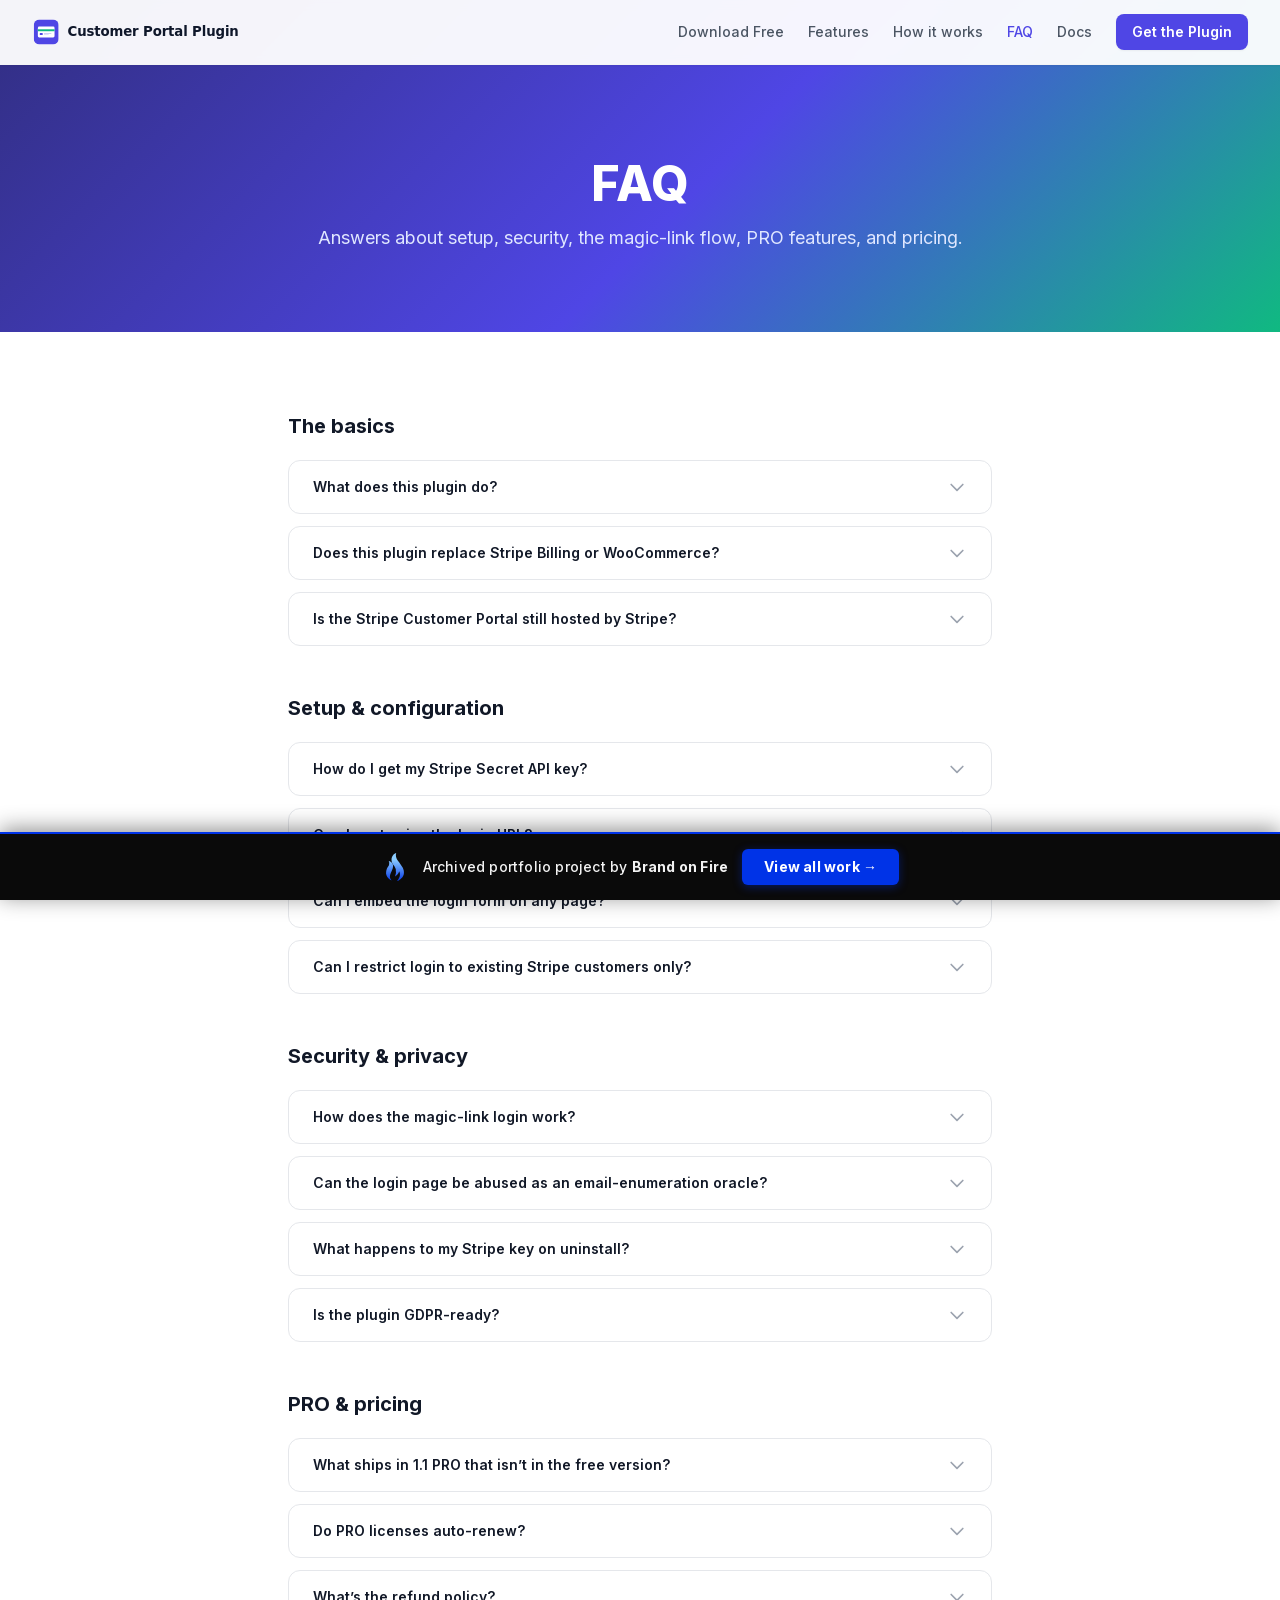
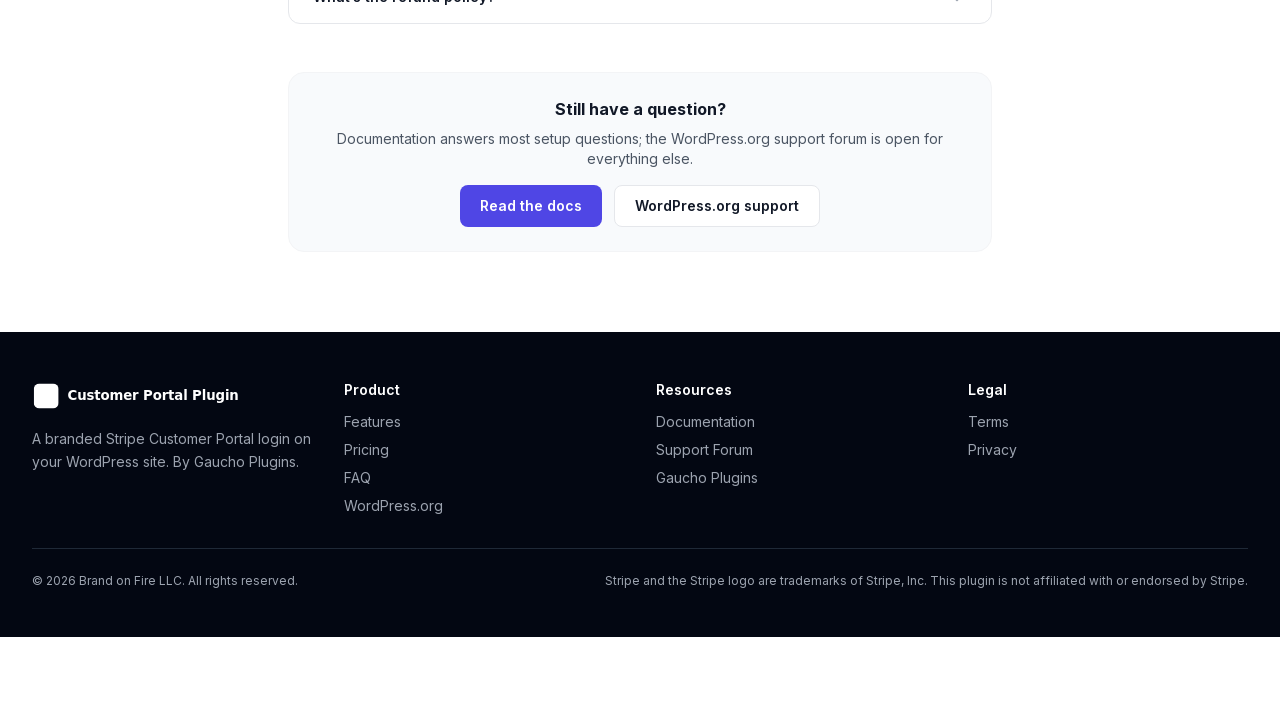
<file: faq/index.html>
<!DOCTYPE html>
<html lang="en">
<head>
    <meta name="robots" content="noindex,nofollow">
    <meta charset="UTF-8">
    <meta name="viewport" content="width=device-width, initial-scale=1.0">
    <title>FAQ &mdash; Login for Stripe Customer Portal</title>
    <meta name="description" content="Common questions about Login for Stripe Customer Portal &mdash; setup, security, the magic-link flow, PRO features, and pricing.">
    

    <link rel="icon" type="image/svg+xml" href="../assets/icon.svg">
    <link rel="icon" type="image/png" sizes="32x32" href="../assets/favicon-32.png">
    <link rel="icon" type="image/png" sizes="16x16" href="../assets/favicon-16.png">
    <link rel="apple-touch-icon" sizes="180x180" href="../assets/apple-touch-icon.png">
    <link rel="icon" type="image/png" sizes="192x192" href="../assets/icon-192.png">
    <link href="../assets/fonts/inter.css" rel="stylesheet">
    <script src="../assets/vendor/tailwind.js"></script>
    <script>
        tailwind.config = {
            theme: {
                extend: {
                    fontFamily: { sans: ['Inter', 'system-ui', 'sans-serif'] },
                    colors: {
                        brand:   { 50:'#EEF2FF',100:'#E0E7FF',500:'#6366F1',600:'#4F46E5',700:'#4338CA',800:'#3730A3',900:'#312E81' },
                        accent:  { 500:'#10B981',600:'#059669' },
                        surface: { 50:'#F8FAFC',100:'#F1F5F9',200:'#E2E8F0' }
                    }
                }
            }
        }
    </script>
    <style>
        .gradient-hero { background: linear-gradient(135deg, #312E81 0%, #4F46E5 55%, #10B981 100%); }
        .mono          { font-family: ui-monospace, SFMono-Regular, Menlo, Monaco, Consolas, monospace; }
    </style>

    <script type="application/ld+json">
    {
        "@context": "https://schema.org",
        "@type": "FAQPage",
        "mainEntity": [
            {
                "@type": "Question",
                "name": "What does this plugin do?",
                "acceptedAnswer": { "@type": "Answer", "text": "It adds a branded login page for the Stripe Customer Portal on your WordPress site. Customers enter their email, receive a secure magic-link by email, and are redirected to the Stripe-hosted Customer Portal where they manage subscriptions and payment methods." }
            },
            {
                "@type": "Question",
                "name": "Does this plugin replace Stripe Billing or WooCommerce?",
                "acceptedAnswer": { "@type": "Answer", "text": "No. It adds a WordPress login entry point for the Stripe Customer Portal. Your Stripe products, subscriptions, and billing logic remain in Stripe." }
            },
            {
                "@type": "Question",
                "name": "How do I get my Stripe Secret API key?",
                "acceptedAnswer": { "@type": "Answer", "text": "Log into the Stripe Dashboard, go to Developers → API keys, and copy your Secret key into the plugin settings." }
            },
            {
                "@type": "Question",
                "name": "How does the magic-link login work?",
                "acceptedAnswer": { "@type": "Answer", "text": "Customers enter their email on the login page. The plugin issues a secure token, hashes it before storing, and emails a one-hour login link. Clicking the link verifies the token and hands off to the Stripe-hosted Customer Portal." }
            },
            {
                "@type": "Question",
                "name": "Can I embed the login form on any page?",
                "acceptedAnswer": { "@type": "Answer", "text": "Yes. Use the [login-stripe-customer-portal] shortcode to embed the form anywhere. In 1.1 there is also a [lscp-message] shortcode for inline confirmation messages on a thank-you page." }
            },
            {
                "@type": "Question",
                "name": "Can I restrict login to existing Stripe customers only?",
                "acceptedAnswer": { "@type": "Answer", "text": "Yes. A toggle in settings limits access to existing Stripe customers. With it off (the default) a Stripe customer is auto-created the first time a magic link is redeemed for a new email." }
            },
            {
                "@type": "Question",
                "name": "Is the Stripe Customer Portal still hosted by Stripe?",
                "acceptedAnswer": { "@type": "Answer", "text": "Yes. The plugin provides the login surface on your WordPress site. After authentication, customers are redirected to the Stripe-hosted Customer Portal." }
            }
        ]
    }
    </script>
</head>
<body class="font-sans text-gray-800 bg-white antialiased">

    <!-- Header -->
    <header class="fixed top-0 left-0 right-0 z-50 bg-white/95 backdrop-blur-sm border-b border-gray-100 shadow-sm">
        <nav class="max-w-7xl mx-auto px-4 sm:px-6 lg:px-8">
            <div class="flex items-center justify-between h-16">
                <a href="../" class="flex items-center" aria-label="Customer Portal Plugin home">
                    <img src="../assets/logo.svg" alt="Customer Portal Plugin" class="h-8 w-auto">
                </a>
                <div class="hidden md:flex items-center gap-6">
                    <a href="https://wordpress.org/plugins/login-stripe-customer-portal/" target="_blank" rel="noopener" class="text-sm font-medium text-gray-600 hover:text-brand-600 transition-colors">Download Free</a>
                    <a href="../#features" class="text-sm font-medium text-gray-600 hover:text-brand-600 transition-colors">Features</a>
                    <a href="../#how" class="text-sm font-medium text-gray-600 hover:text-brand-600 transition-colors">How it works</a>
                    <a href="../faq/" class="text-sm font-medium text-brand-600 hover:text-brand-600 transition-colors">FAQ</a>
                    <a href="https://docs.customerportalplugin.com/" target="_blank" rel="noopener" class="text-sm font-medium text-gray-600 hover:text-brand-600 transition-colors">Docs</a>
                    <a href="../pricing/" class="inline-flex items-center px-4 py-2 bg-brand-600 text-white text-sm font-semibold rounded-lg hover:bg-brand-700 transition-colors shadow-sm">Get the Plugin</a>
                </div>
                <button id="mobile-menu-btn" class="md:hidden p-2 text-gray-600 hover:text-brand-600" aria-label="Toggle menu">
                    <svg class="w-6 h-6" fill="none" stroke="currentColor" viewBox="0 0 24 24"><path stroke-linecap="round" stroke-linejoin="round" stroke-width="2" d="M4 6h16M4 12h16M4 18h16"/></svg>
                </button>
            </div>
            <div id="mobile-menu" class="hidden md:hidden pb-4">
                <div class="flex flex-col gap-3">
                    <a href="https://wordpress.org/plugins/login-stripe-customer-portal/" target="_blank" rel="noopener" class="text-sm font-medium text-gray-600 hover:text-brand-600 py-1">Download Free</a>
                    <a href="../#features" class="text-sm font-medium text-gray-600 hover:text-brand-600 py-1">Features</a>
                    <a href="../#how" class="text-sm font-medium text-gray-600 hover:text-brand-600 py-1">How it works</a>
                    <a href="../faq/" class="text-sm font-medium text-brand-600 hover:text-brand-600 py-1">FAQ</a>
                    <a href="https://docs.customerportalplugin.com/" target="_blank" rel="noopener" class="text-sm font-medium text-gray-600 hover:text-brand-600 py-1">Docs</a>
                    <a href="../pricing/" class="inline-flex items-center justify-center px-4 py-2 bg-brand-600 text-white text-sm font-semibold rounded-lg hover:bg-brand-700 transition-colors shadow-sm mt-2">Get the Plugin</a>
                </div>
            </div>
        </nav>
    </header>

    <main>
        <section class="gradient-hero pt-32 pb-16 lg:pt-40 lg:pb-20">
            <div class="max-w-4xl mx-auto px-4 sm:px-6 lg:px-8 text-center">
                <h1 class="text-4xl sm:text-5xl font-extrabold text-white mb-4">FAQ</h1>
                <p class="text-lg text-indigo-100 max-w-2xl mx-auto">Answers about setup, security, the magic-link flow, PRO features, and pricing.</p>
            </div>
        </section>

        <section class="py-16 lg:py-20 bg-white">
            <div class="max-w-3xl mx-auto px-4 sm:px-6 lg:px-8">

                <h2 class="text-xl font-bold text-gray-900 mb-5 mt-0">The basics</h2>
                <div class="space-y-3 mb-12">
                    <details class="group border border-gray-200 rounded-xl overflow-hidden">
                        <summary class="flex items-center justify-between px-6 py-4 cursor-pointer text-sm font-semibold text-gray-900 hover:bg-surface-50 transition-colors">What does this plugin do?<svg class="w-5 h-5 text-gray-400 group-open:rotate-180 transition-transform" fill="none" stroke="currentColor" viewBox="0 0 24 24"><path stroke-linecap="round" stroke-linejoin="round" stroke-width="2" d="M19 9l-7 7-7-7"/></svg></summary>
                        <div class="px-6 pb-4 text-sm text-gray-600 leading-relaxed">It adds a branded login page for the Stripe Customer Portal on your WordPress site. Customers enter their email, receive a secure magic-link by email, and are redirected to the Stripe-hosted Customer Portal where they manage subscriptions and payment methods.</div>
                    </details>
                    <details class="group border border-gray-200 rounded-xl overflow-hidden">
                        <summary class="flex items-center justify-between px-6 py-4 cursor-pointer text-sm font-semibold text-gray-900 hover:bg-surface-50 transition-colors">Does this plugin replace Stripe Billing or WooCommerce?<svg class="w-5 h-5 text-gray-400 group-open:rotate-180 transition-transform" fill="none" stroke="currentColor" viewBox="0 0 24 24"><path stroke-linecap="round" stroke-linejoin="round" stroke-width="2" d="M19 9l-7 7-7-7"/></svg></summary>
                        <div class="px-6 pb-4 text-sm text-gray-600 leading-relaxed">No. It adds a WordPress login entry point for the Stripe Customer Portal. Your Stripe products, subscriptions, and billing logic remain in Stripe.</div>
                    </details>
                    <details class="group border border-gray-200 rounded-xl overflow-hidden">
                        <summary class="flex items-center justify-between px-6 py-4 cursor-pointer text-sm font-semibold text-gray-900 hover:bg-surface-50 transition-colors">Is the Stripe Customer Portal still hosted by Stripe?<svg class="w-5 h-5 text-gray-400 group-open:rotate-180 transition-transform" fill="none" stroke="currentColor" viewBox="0 0 24 24"><path stroke-linecap="round" stroke-linejoin="round" stroke-width="2" d="M19 9l-7 7-7-7"/></svg></summary>
                        <div class="px-6 pb-4 text-sm text-gray-600 leading-relaxed">Yes. The plugin provides the login surface on your WordPress site. After authentication, customers are redirected to the Stripe-hosted Customer Portal to manage billing, subscriptions, and payment methods.</div>
                    </details>
                </div>

                <h2 class="text-xl font-bold text-gray-900 mb-5">Setup &amp; configuration</h2>
                <div class="space-y-3 mb-12">
                    <details class="group border border-gray-200 rounded-xl overflow-hidden">
                        <summary class="flex items-center justify-between px-6 py-4 cursor-pointer text-sm font-semibold text-gray-900 hover:bg-surface-50 transition-colors">How do I get my Stripe Secret API key?<svg class="w-5 h-5 text-gray-400 group-open:rotate-180 transition-transform" fill="none" stroke="currentColor" viewBox="0 0 24 24"><path stroke-linecap="round" stroke-linejoin="round" stroke-width="2" d="M19 9l-7 7-7-7"/></svg></summary>
                        <div class="px-6 pb-4 text-sm text-gray-600 leading-relaxed">Log into your Stripe Dashboard, go to <strong>Developers &rarr; API keys</strong>, and copy your <strong>Secret key</strong>. Paste it into the Stripe Portal settings page in WordPress admin.</div>
                    </details>
                    <details class="group border border-gray-200 rounded-xl overflow-hidden">
                        <summary class="flex items-center justify-between px-6 py-4 cursor-pointer text-sm font-semibold text-gray-900 hover:bg-surface-50 transition-colors">Can I customize the login URL?<svg class="w-5 h-5 text-gray-400 group-open:rotate-180 transition-transform" fill="none" stroke="currentColor" viewBox="0 0 24 24"><path stroke-linecap="round" stroke-linejoin="round" stroke-width="2" d="M19 9l-7 7-7-7"/></svg></summary>
                        <div class="px-6 pb-4 text-sm text-gray-600 leading-relaxed">Yes. The endpoint URL is configurable from the settings page (e.g. <span class="mono text-xs bg-gray-100 px-1.5 py-0.5 rounded">/customer-portal/</span>). The slug is length-capped at 64 characters to keep the rewrite engine fast.</div>
                    </details>
                    <details class="group border border-gray-200 rounded-xl overflow-hidden">
                        <summary class="flex items-center justify-between px-6 py-4 cursor-pointer text-sm font-semibold text-gray-900 hover:bg-surface-50 transition-colors">Can I embed the login form on any page?<svg class="w-5 h-5 text-gray-400 group-open:rotate-180 transition-transform" fill="none" stroke="currentColor" viewBox="0 0 24 24"><path stroke-linecap="round" stroke-linejoin="round" stroke-width="2" d="M19 9l-7 7-7-7"/></svg></summary>
                        <div class="px-6 pb-4 text-sm text-gray-600 leading-relaxed">Yes. Use the shortcode <span class="mono text-xs bg-gray-100 px-1.5 py-0.5 rounded">[login-stripe-customer-portal]</span> on any page or post. In 1.1 you can also drop <span class="mono text-xs bg-gray-100 px-1.5 py-0.5 rounded">[lscp-message]</span> on a dedicated thank-you page to render the inline success/error message there.</div>
                    </details>
                    <details class="group border border-gray-200 rounded-xl overflow-hidden">
                        <summary class="flex items-center justify-between px-6 py-4 cursor-pointer text-sm font-semibold text-gray-900 hover:bg-surface-50 transition-colors">Can I restrict login to existing Stripe customers only?<svg class="w-5 h-5 text-gray-400 group-open:rotate-180 transition-transform" fill="none" stroke="currentColor" viewBox="0 0 24 24"><path stroke-linecap="round" stroke-linejoin="round" stroke-width="2" d="M19 9l-7 7-7-7"/></svg></summary>
                        <div class="px-6 pb-4 text-sm text-gray-600 leading-relaxed">Yes. A toggle in settings limits access to existing Stripe customers. With it off (the default) a Stripe customer is auto-created the first time a magic link is redeemed for a new email &mdash; the settings description states this explicitly so there&rsquo;s no surprise.</div>
                    </details>
                </div>

                <h2 class="text-xl font-bold text-gray-900 mb-5">Security &amp; privacy</h2>
                <div class="space-y-3 mb-12">
                    <details class="group border border-gray-200 rounded-xl overflow-hidden">
                        <summary class="flex items-center justify-between px-6 py-4 cursor-pointer text-sm font-semibold text-gray-900 hover:bg-surface-50 transition-colors">How does the magic-link login work?<svg class="w-5 h-5 text-gray-400 group-open:rotate-180 transition-transform" fill="none" stroke="currentColor" viewBox="0 0 24 24"><path stroke-linecap="round" stroke-linejoin="round" stroke-width="2" d="M19 9l-7 7-7-7"/></svg></summary>
                        <div class="px-6 pb-4 text-sm text-gray-600 leading-relaxed">A customer enters their email. The plugin issues a secure token, hashes it with SHA-256 before storing, and emails a one-hour login link. Clicking the link verifies the token, marks it used, and hands off to the Stripe-hosted Customer Portal.</div>
                    </details>
                    <details class="group border border-gray-200 rounded-xl overflow-hidden">
                        <summary class="flex items-center justify-between px-6 py-4 cursor-pointer text-sm font-semibold text-gray-900 hover:bg-surface-50 transition-colors">Can the login page be abused as an email-enumeration oracle?<svg class="w-5 h-5 text-gray-400 group-open:rotate-180 transition-transform" fill="none" stroke="currentColor" viewBox="0 0 24 24"><path stroke-linecap="round" stroke-linejoin="round" stroke-width="2" d="M19 9l-7 7-7-7"/></svg></summary>
                        <div class="px-6 pb-4 text-sm text-gray-600 leading-relaxed">No. The form response is constant for valid, invalid, and unknown email addresses, and the wording is mode-aware (it doesn&rsquo;t falsely imply existence). A per-email + per-IP rate limiter (5 requests / 10 minutes) further blocks scraping attempts.</div>
                    </details>
                    <details class="group border border-gray-200 rounded-xl overflow-hidden">
                        <summary class="flex items-center justify-between px-6 py-4 cursor-pointer text-sm font-semibold text-gray-900 hover:bg-surface-50 transition-colors">What happens to my Stripe key on uninstall?<svg class="w-5 h-5 text-gray-400 group-open:rotate-180 transition-transform" fill="none" stroke="currentColor" viewBox="0 0 24 24"><path stroke-linecap="round" stroke-linejoin="round" stroke-width="2" d="M19 9l-7 7-7-7"/></svg></summary>
                        <div class="px-6 pb-4 text-sm text-gray-600 leading-relaxed">Uninstalling cleans up every plugin option and transient. Your Stripe Secret Key does not linger in <span class="mono text-xs bg-gray-100 px-1.5 py-0.5 rounded">wp_options</span> after the plugin is removed.</div>
                    </details>
                    <details class="group border border-gray-200 rounded-xl overflow-hidden">
                        <summary class="flex items-center justify-between px-6 py-4 cursor-pointer text-sm font-semibold text-gray-900 hover:bg-surface-50 transition-colors">Is the plugin GDPR-ready?<svg class="w-5 h-5 text-gray-400 group-open:rotate-180 transition-transform" fill="none" stroke="currentColor" viewBox="0 0 24 24"><path stroke-linecap="round" stroke-linejoin="round" stroke-width="2" d="M19 9l-7 7-7-7"/></svg></summary>
                        <div class="px-6 pb-4 text-sm text-gray-600 leading-relaxed">The plugin registers a personal-data exporter and eraser with WordPress Privacy Tools (Tools &rarr; Export Personal Data / Erase Personal Data), so subject-access and deletion requests can be fulfilled through the standard WordPress flow.</div>
                    </details>
                </div>

                <h2 class="text-xl font-bold text-gray-900 mb-5">PRO &amp; pricing</h2>
                <div class="space-y-3 mb-12">
                    <details class="group border border-gray-200 rounded-xl overflow-hidden">
                        <summary class="flex items-center justify-between px-6 py-4 cursor-pointer text-sm font-semibold text-gray-900 hover:bg-surface-50 transition-colors">What ships in 1.1 PRO that isn&rsquo;t in the free version?<svg class="w-5 h-5 text-gray-400 group-open:rotate-180 transition-transform" fill="none" stroke="currentColor" viewBox="0 0 24 24"><path stroke-linecap="round" stroke-linejoin="round" stroke-width="2" d="M19 9l-7 7-7-7"/></svg></summary>
                        <div class="px-6 pb-4 text-sm text-gray-600 leading-relaxed">PRO 1.1 unlocks: branded magic-link email templates (6 designs), the login-form styler with template library, WooCommerce / MemberPress / LearnDash integration ("Manage Billing" buttons + WP-user &harr; Stripe-customer bridge), a Stripe-webhook listener with rules-based WordPress role automation, multi-Stripe-account support, and agency white-label.</div>
                    </details>
                    <details class="group border border-gray-200 rounded-xl overflow-hidden">
                        <summary class="flex items-center justify-between px-6 py-4 cursor-pointer text-sm font-semibold text-gray-900 hover:bg-surface-50 transition-colors">Do PRO licenses auto-renew?<svg class="w-5 h-5 text-gray-400 group-open:rotate-180 transition-transform" fill="none" stroke="currentColor" viewBox="0 0 24 24"><path stroke-linecap="round" stroke-linejoin="round" stroke-width="2" d="M19 9l-7 7-7-7"/></svg></summary>
                        <div class="px-6 pb-4 text-sm text-gray-600 leading-relaxed">Yes &mdash; PRO is annual and auto-renews through Freemius. Cancel renewal any time from your Freemius account; the plugin keeps working until the end of the paid term.</div>
                    </details>
                    <details class="group border border-gray-200 rounded-xl overflow-hidden">
                        <summary class="flex items-center justify-between px-6 py-4 cursor-pointer text-sm font-semibold text-gray-900 hover:bg-surface-50 transition-colors">What&rsquo;s the refund policy?<svg class="w-5 h-5 text-gray-400 group-open:rotate-180 transition-transform" fill="none" stroke="currentColor" viewBox="0 0 24 24"><path stroke-linecap="round" stroke-linejoin="round" stroke-width="2" d="M19 9l-7 7-7-7"/></svg></summary>
                        <div class="px-6 pb-4 text-sm text-gray-600 leading-relaxed">30 days, no questions asked. Email support and reference your Freemius order; the refund goes back to the payment method used.</div>
                    </details>
                </div>

                <div class="mt-12 p-6 bg-surface-50 rounded-2xl border border-gray-100 text-center">
                    <h3 class="text-base font-bold text-gray-900 mb-2">Still have a question?</h3>
                    <p class="text-sm text-gray-600 mb-4">Documentation answers most setup questions; the WordPress.org support forum is open for everything else.</p>
                    <div class="flex flex-col sm:flex-row justify-center gap-3">
                        <a href="https://docs.customerportalplugin.com/" target="_blank" rel="noopener" class="inline-flex items-center justify-center px-5 py-2.5 bg-brand-600 text-white text-sm font-semibold rounded-lg hover:bg-brand-700 transition-colors">Read the docs</a>
                        <a href="https://wordpress.org/support/plugin/login-stripe-customer-portal/" target="_blank" rel="noopener" class="inline-flex items-center justify-center px-5 py-2.5 bg-white text-gray-900 text-sm font-semibold rounded-lg border border-gray-200 hover:bg-gray-50 transition-colors">WordPress.org support</a>
                    </div>
                </div>
            </div>
        </section>
    </main>

    <!-- Footer -->
    <footer class="bg-gray-950 text-gray-400 py-12">
        <div class="max-w-7xl mx-auto px-4 sm:px-6 lg:px-8">
            <div class="grid md:grid-cols-4 gap-8 mb-8">
                <div>
                    <div class="flex items-center mb-4">
                        <img src="../assets/logo.svg" alt="Login for Stripe Customer Portal" class="h-8 w-auto brightness-0 invert">
                    </div>
                    <p class="text-sm leading-relaxed">A branded Stripe Customer Portal login on your WordPress site. By Gaucho Plugins.</p>
                </div>
                <div>
                    <h4 class="text-white font-semibold text-sm mb-3">Product</h4>
                    <ul class="space-y-2 text-sm">
                        <li><a href="../#features" class="hover:text-white transition-colors">Features</a></li>
                        <li><a href="../pricing/" class="hover:text-white transition-colors">Pricing</a></li>
                        <li><a href="./" class="hover:text-white transition-colors">FAQ</a></li>
                        <li><a href="https://wordpress.org/plugins/login-stripe-customer-portal/" target="_blank" rel="noopener" class="hover:text-white transition-colors">WordPress.org</a></li>
                    </ul>
                </div>
                <div>
                    <h4 class="text-white font-semibold text-sm mb-3">Resources</h4>
                    <ul class="space-y-2 text-sm">
                        <li><a href="https://docs.customerportalplugin.com/" target="_blank" rel="noopener" class="hover:text-white transition-colors">Documentation</a></li>
                        <li><a href="https://wordpress.org/support/plugin/login-stripe-customer-portal/" target="_blank" rel="noopener" class="hover:text-white transition-colors">Support Forum</a></li>
                        <li><a href="https://gauchoplugins.com" target="_blank" rel="noopener" class="hover:text-white transition-colors">Gaucho Plugins</a></li>
                    </ul>
                </div>
                <div>
                    <h4 class="text-white font-semibold text-sm mb-3">Legal</h4>
                    <ul class="space-y-2 text-sm">
                        <li><a href="../terms/" class="hover:text-white transition-colors">Terms</a></li>
                        <li><a href="../privacy/" class="hover:text-white transition-colors">Privacy</a></li>
                    </ul>
                </div>
            </div>
            <div class="border-t border-gray-800 pt-6 flex flex-col sm:flex-row justify-between gap-3 text-xs">
                <p>&copy; <span class="js-yr">2026</span> Brand on Fire LLC. All rights reserved.</p>
                <p>Stripe and the Stripe logo are trademarks of Stripe, Inc. This plugin is not affiliated with or endorsed by Stripe.</p>
            </div>
        </div>
    </footer>

    <script>
        document.getElementById('mobile-menu-btn').addEventListener('click', function() {
            document.getElementById('mobile-menu').classList.toggle('hidden');
        });
    </script>
<script>document.querySelectorAll(".js-yr").forEach(function(e){e.textContent=new Date().getFullYear();});</script>
<!-- bof-portfolio-bar --><a href="https://brandonfire.com/portfolio/" id="bof-portfolio-bar" rel="noopener" style="position:fixed;left:0;right:0;bottom:0;z-index:2147483647;display:flex;align-items:center;justify-content:center;gap:14px;flex-wrap:wrap;background:#0a0a0a;color:#ffffff !important;font-family:Inter,-apple-system,BlinkMacSystemFont,'Segoe UI',Roboto,Helvetica,Arial,sans-serif;font-size:14px;font-weight:500;line-height:1;letter-spacing:.2px;padding:15px 18px;text-decoration:none !important;box-shadow:0 -3px 22px rgba(0,0,0,.45);border-top:2px solid #0033e7;box-sizing:border-box;"><img src="[data-uri]" alt="" width="28" height="28" style="display:block;flex:0 0 auto;width:28px;height:28px;"><span style="opacity:.95;color:#fff;">Archived portfolio project by <strong style="font-weight:700;color:#fff;">Brand&nbsp;on&nbsp;Fire</strong></span><span style="background:#0033e7;color:#fff;padding:11px 22px;border-radius:6px;font-weight:700;font-size:14px;white-space:nowrap;box-shadow:0 2px 10px rgba(0,51,231,.4);">View&nbsp;all&nbsp;work&nbsp;&rarr;</span></a><script>(function(){function p(){var b=document.getElementById("bof-portfolio-bar");if(b&&document.body)document.body.style.setProperty("padding-bottom",b.offsetHeight+"px","important");}if(document.readyState!=="loading")p();else document.addEventListener("DOMContentLoaded",p);window.addEventListener("resize",p);})();</script><!-- /bof-portfolio-bar --></body>
</html>
</file>
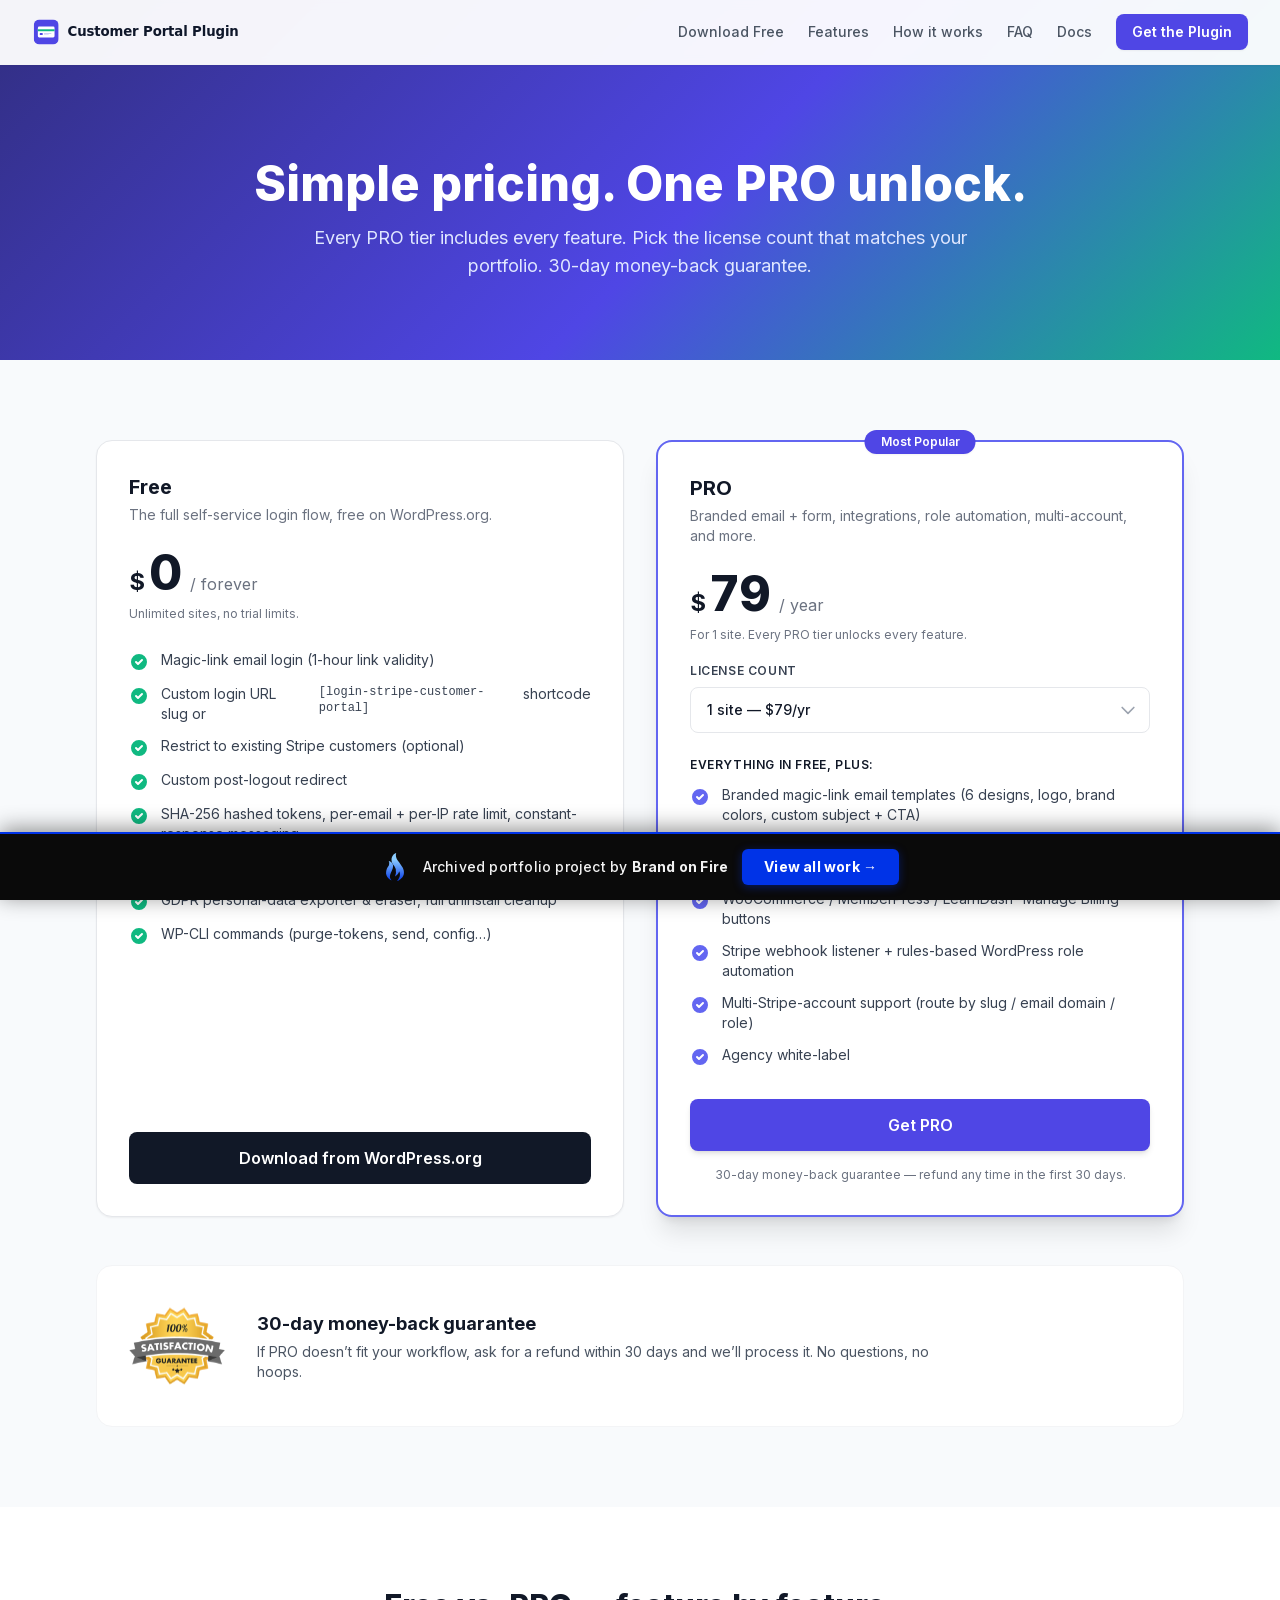
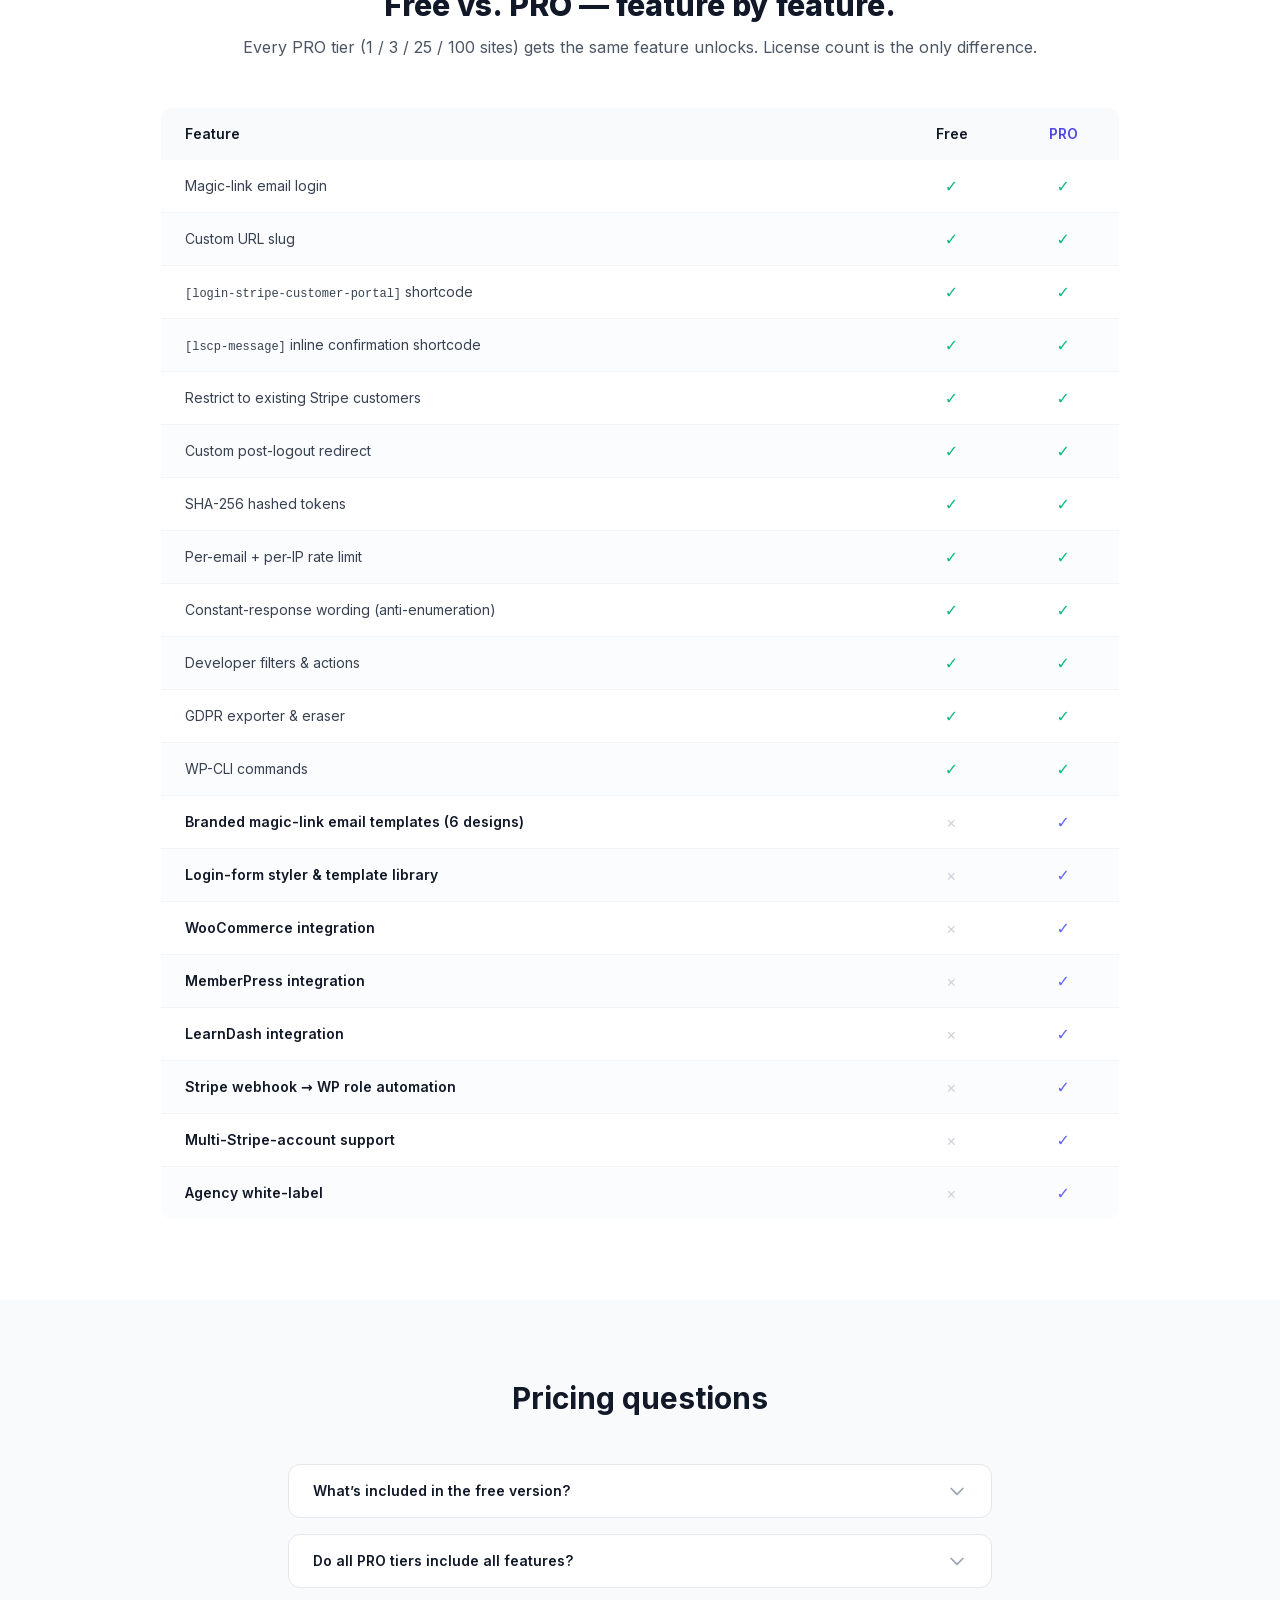
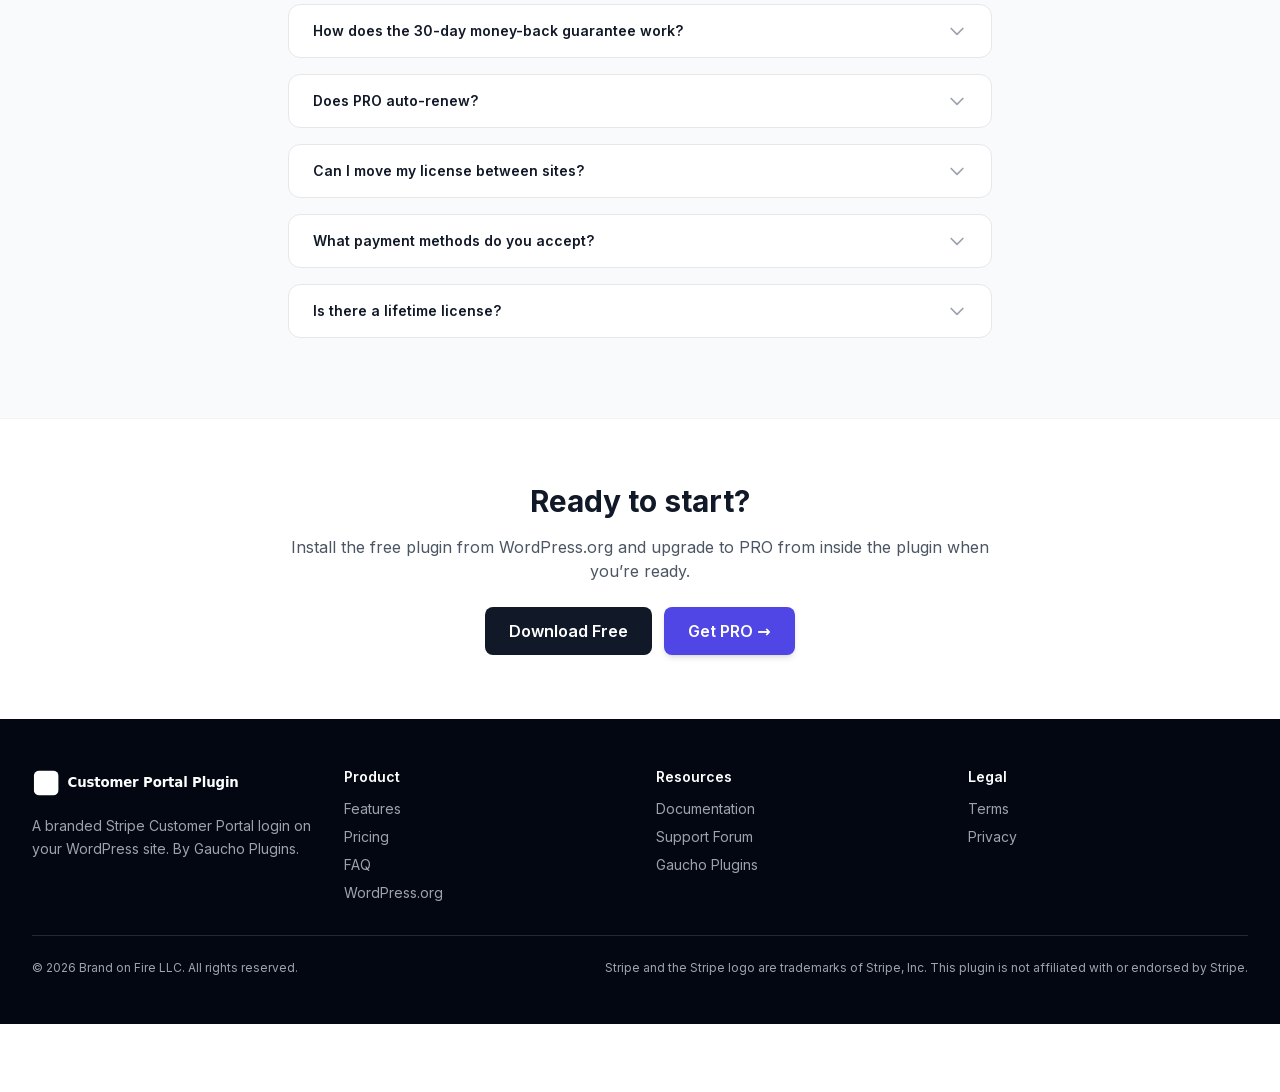
<file: pricing/index.html>
<!DOCTYPE html>
<html lang="en">
<head>
    <meta name="robots" content="noindex,nofollow">
    <meta charset="UTF-8">
    <meta name="viewport" content="width=device-width, initial-scale=1.0">
    <title>Pricing &mdash; Login for Stripe Customer Portal</title>
    <meta name="description" content="Free on WordPress.org. PRO from $79/yr per site, with 3 / 25 / 100-site tiers. Every PRO tier unlocks every feature. 30-day money-back guarantee.">
    

    <meta property="og:type" content="website">
    <meta property="og:title" content="Pricing &mdash; Login for Stripe Customer Portal">
    <meta property="og:description" content="Free on WordPress.org. PRO from $79/yr. 30-day money-back guarantee.">
    <meta property="og:url" content="/customer-portal-plugin/pricing/">
    <meta property="og:image" content="/customer-portal-plugin/assets/screenshots/login-form-endpoint.png">

    <link rel="icon" type="image/svg+xml" href="../assets/icon.svg">
    <link rel="icon" type="image/png" sizes="32x32" href="../assets/favicon-32.png">
    <link rel="icon" type="image/png" sizes="16x16" href="../assets/favicon-16.png">
    <link rel="apple-touch-icon" sizes="180x180" href="../assets/apple-touch-icon.png">
    <link rel="icon" type="image/png" sizes="192x192" href="../assets/icon-192.png">
    <link href="../assets/fonts/inter.css" rel="stylesheet">
    <script src="../assets/vendor/tailwind.js"></script>
    <script>
        tailwind.config = {
            theme: {
                extend: {
                    fontFamily: { sans: ['Inter', 'system-ui', 'sans-serif'] },
                    colors: {
                        brand:   { 50:'#EEF2FF',100:'#E0E7FF',200:'#C7D2FE',300:'#A5B4FC',400:'#818CF8',500:'#6366F1',600:'#4F46E5',700:'#4338CA',800:'#3730A3',900:'#312E81' },
                        accent:  { 50:'#ECFDF5',100:'#D1FAE5',500:'#10B981',600:'#059669',700:'#047857' },
                        surface: { 50:'#F8FAFC',100:'#F1F5F9',200:'#E2E8F0' }
                    }
                }
            }
        }
    </script>
    <style>
        .gradient-hero { background: linear-gradient(135deg, #312E81 0%, #4F46E5 55%, #10B981 100%); }
        .mono          { font-family: ui-monospace, SFMono-Regular, Menlo, Monaco, Consolas, monospace; }
    </style>

    <!-- Agentic commerce: AI agents can purchase programmatically. -->
    <script type="application/ld+json">
    {
        "@context": "https://schema.org",
        "@type": "Product",
        "name": "Login for Stripe Customer Portal — PRO",
        "description": "Annual PRO license for the Login for Stripe Customer Portal WordPress plugin. Branded email templates, form styler, WooCommerce / MemberPress / LearnDash integrations, Stripe-webhook role automation, multi-Stripe-account support, agency white-label. Instant digital delivery of the license key.",
        "brand": { "@type": "Brand", "name": "Gaucho Plugins" },
        "image": "/customer-portal-plugin/assets/checkout-icon.png",
        "url": "/customer-portal-plugin/pricing/",
        "offers": [
            { "@type": "Offer", "sku": "lscp-pro-1",   "name": "PRO — 1 site (annual)",    "price": "79",  "priceCurrency": "USD", "availability": "https://schema.org/InStock", "url": "/customer-portal-plugin/pricing/" },
            { "@type": "Offer", "sku": "lscp-pro-3",   "name": "PRO — 3 sites (annual)",   "price": "159", "priceCurrency": "USD", "availability": "https://schema.org/InStock", "url": "/customer-portal-plugin/pricing/" },
            { "@type": "Offer", "sku": "lscp-pro-25",  "name": "PRO — 25 sites (annual)",  "price": "299", "priceCurrency": "USD", "availability": "https://schema.org/InStock", "url": "/customer-portal-plugin/pricing/" },
            { "@type": "Offer", "sku": "lscp-pro-100", "name": "PRO — 100 sites (annual)", "price": "499", "priceCurrency": "USD", "availability": "https://schema.org/InStock", "url": "/customer-portal-plugin/pricing/" }
        ]
    }
    </script>
</head>
<body class="font-sans text-gray-800 bg-white antialiased">

    <!-- Header -->
    <header class="fixed top-0 left-0 right-0 z-50 bg-white/95 backdrop-blur-sm border-b border-gray-100 shadow-sm">
        <nav class="max-w-7xl mx-auto px-4 sm:px-6 lg:px-8">
            <div class="flex items-center justify-between h-16">
                <a href="../" class="flex items-center" aria-label="Customer Portal Plugin home">
                    <img src="../assets/logo.svg" alt="Customer Portal Plugin" class="h-8 w-auto">
                </a>
                <div class="hidden md:flex items-center gap-6">
                    <a href="https://wordpress.org/plugins/login-stripe-customer-portal/" target="_blank" rel="noopener" class="text-sm font-medium text-gray-600 hover:text-brand-600 transition-colors">Download Free</a>
                    <a href="../#features" class="text-sm font-medium text-gray-600 hover:text-brand-600 transition-colors">Features</a>
                    <a href="../#how" class="text-sm font-medium text-gray-600 hover:text-brand-600 transition-colors">How it works</a>
                    <a href="../faq/" class="text-sm font-medium text-gray-600 hover:text-brand-600 transition-colors">FAQ</a>
                    <a href="https://docs.customerportalplugin.com/" target="_blank" rel="noopener" class="text-sm font-medium text-gray-600 hover:text-brand-600 transition-colors">Docs</a>
                    <a href="../pricing/" class="inline-flex items-center px-4 py-2 bg-brand-600 text-white text-sm font-semibold rounded-lg hover:bg-brand-700 transition-colors shadow-sm">Get the Plugin</a>
                </div>
                <button id="mobile-menu-btn" class="md:hidden p-2 text-gray-600 hover:text-brand-600" aria-label="Toggle menu">
                    <svg class="w-6 h-6" fill="none" stroke="currentColor" viewBox="0 0 24 24"><path stroke-linecap="round" stroke-linejoin="round" stroke-width="2" d="M4 6h16M4 12h16M4 18h16"/></svg>
                </button>
            </div>
            <div id="mobile-menu" class="hidden md:hidden pb-4">
                <div class="flex flex-col gap-3">
                    <a href="https://wordpress.org/plugins/login-stripe-customer-portal/" target="_blank" rel="noopener" class="text-sm font-medium text-gray-600 hover:text-brand-600 py-1">Download Free</a>
                    <a href="../#features" class="text-sm font-medium text-gray-600 hover:text-brand-600 py-1">Features</a>
                    <a href="../#how" class="text-sm font-medium text-gray-600 hover:text-brand-600 py-1">How it works</a>
                    <a href="../faq/" class="text-sm font-medium text-gray-600 hover:text-brand-600 py-1">FAQ</a>
                    <a href="https://docs.customerportalplugin.com/" target="_blank" rel="noopener" class="text-sm font-medium text-gray-600 hover:text-brand-600 py-1">Docs</a>
                    <a href="../pricing/" class="inline-flex items-center justify-center px-4 py-2 bg-brand-600 text-white text-sm font-semibold rounded-lg hover:bg-brand-700 transition-colors shadow-sm mt-2">Get the Plugin</a>
                </div>
            </div>
        </nav>
    </header>

    <main>
        <!-- Hero -->
        <section class="gradient-hero pt-32 pb-16 lg:pt-40 lg:pb-20">
            <div class="max-w-4xl mx-auto px-4 sm:px-6 lg:px-8 text-center">
                <h1 class="text-4xl sm:text-5xl font-extrabold text-white mb-4">Simple pricing. One PRO unlock.</h1>
                <p class="text-lg text-indigo-100 max-w-2xl mx-auto">Every PRO tier includes every feature. Pick the license count that matches your portfolio. 30-day money-back guarantee.</p>
            </div>
        </section>

        <!-- Pricing cards -->
        <section class="py-16 lg:py-20 bg-surface-50">
            <div class="max-w-6xl mx-auto px-4 sm:px-6 lg:px-8">
                <div class="grid lg:grid-cols-2 gap-6 lg:gap-8">

                    <!-- FREE -->
                    <div class="bg-white rounded-2xl p-8 border border-gray-200 shadow-sm flex flex-col">
                        <h2 class="text-xl font-bold text-gray-900 mb-1">Free</h2>
                        <p class="text-sm text-gray-500 mb-6">The full self-service login flow, free on WordPress.org.</p>
                        <div class="flex items-baseline gap-1 mb-2">
                            <span id="free-symbol" class="text-2xl font-bold text-gray-900">$</span>
                            <span class="text-5xl font-extrabold text-gray-900">0</span>
                            <span class="text-base text-gray-500 ml-1">/ forever</span>
                        </div>
                        <p class="text-xs text-gray-500 mb-7">Unlimited sites, no trial limits.</p>
                        <ul class="space-y-3 mb-8 flex-grow">
                            <li class="flex items-start gap-3 text-sm text-gray-700"><svg class="w-5 h-5 text-accent-500 flex-shrink-0 mt-0.5" fill="currentColor" viewBox="0 0 20 20"><path fill-rule="evenodd" d="M10 18a8 8 0 100-16 8 8 0 000 16zm3.707-9.293a1 1 0 00-1.414-1.414L9 10.586 7.707 9.293a1 1 0 00-1.414 1.414l2 2a1 1 0 001.414 0l4-4z" clip-rule="evenodd"/></svg> Magic-link email login (1-hour link validity)</li>
                            <li class="flex items-start gap-3 text-sm text-gray-700"><svg class="w-5 h-5 text-accent-500 flex-shrink-0 mt-0.5" fill="currentColor" viewBox="0 0 20 20"><path fill-rule="evenodd" d="M10 18a8 8 0 100-16 8 8 0 000 16zm3.707-9.293a1 1 0 00-1.414-1.414L9 10.586 7.707 9.293a1 1 0 00-1.414 1.414l2 2a1 1 0 001.414 0l4-4z" clip-rule="evenodd"/></svg> Custom login URL slug or <span class="mono text-xs">[login-stripe-customer-portal]</span> shortcode</li>
                            <li class="flex items-start gap-3 text-sm text-gray-700"><svg class="w-5 h-5 text-accent-500 flex-shrink-0 mt-0.5" fill="currentColor" viewBox="0 0 20 20"><path fill-rule="evenodd" d="M10 18a8 8 0 100-16 8 8 0 000 16zm3.707-9.293a1 1 0 00-1.414-1.414L9 10.586 7.707 9.293a1 1 0 00-1.414 1.414l2 2a1 1 0 001.414 0l4-4z" clip-rule="evenodd"/></svg> Restrict to existing Stripe customers (optional)</li>
                            <li class="flex items-start gap-3 text-sm text-gray-700"><svg class="w-5 h-5 text-accent-500 flex-shrink-0 mt-0.5" fill="currentColor" viewBox="0 0 20 20"><path fill-rule="evenodd" d="M10 18a8 8 0 100-16 8 8 0 000 16zm3.707-9.293a1 1 0 00-1.414-1.414L9 10.586 7.707 9.293a1 1 0 00-1.414 1.414l2 2a1 1 0 001.414 0l4-4z" clip-rule="evenodd"/></svg> Custom post-logout redirect</li>
                            <li class="flex items-start gap-3 text-sm text-gray-700"><svg class="w-5 h-5 text-accent-500 flex-shrink-0 mt-0.5" fill="currentColor" viewBox="0 0 20 20"><path fill-rule="evenodd" d="M10 18a8 8 0 100-16 8 8 0 000 16zm3.707-9.293a1 1 0 00-1.414-1.414L9 10.586 7.707 9.293a1 1 0 00-1.414 1.414l2 2a1 1 0 001.414 0l4-4z" clip-rule="evenodd"/></svg> SHA-256 hashed tokens, per-email + per-IP rate limit, constant-response messaging</li>
                            <li class="flex items-start gap-3 text-sm text-gray-700"><svg class="w-5 h-5 text-accent-500 flex-shrink-0 mt-0.5" fill="currentColor" viewBox="0 0 20 20"><path fill-rule="evenodd" d="M10 18a8 8 0 100-16 8 8 0 000 16zm3.707-9.293a1 1 0 00-1.414-1.414L9 10.586 7.707 9.293a1 1 0 00-1.414 1.414l2 2a1 1 0 001.414 0l4-4z" clip-rule="evenodd"/></svg> Developer extension surface (filters + actions)</li>
                            <li class="flex items-start gap-3 text-sm text-gray-700"><svg class="w-5 h-5 text-accent-500 flex-shrink-0 mt-0.5" fill="currentColor" viewBox="0 0 20 20"><path fill-rule="evenodd" d="M10 18a8 8 0 100-16 8 8 0 000 16zm3.707-9.293a1 1 0 00-1.414-1.414L9 10.586 7.707 9.293a1 1 0 00-1.414 1.414l2 2a1 1 0 001.414 0l4-4z" clip-rule="evenodd"/></svg> GDPR personal-data exporter &amp; eraser, full uninstall cleanup</li>
                            <li class="flex items-start gap-3 text-sm text-gray-700"><svg class="w-5 h-5 text-accent-500 flex-shrink-0 mt-0.5" fill="currentColor" viewBox="0 0 20 20"><path fill-rule="evenodd" d="M10 18a8 8 0 100-16 8 8 0 000 16zm3.707-9.293a1 1 0 00-1.414-1.414L9 10.586 7.707 9.293a1 1 0 00-1.414 1.414l2 2a1 1 0 001.414 0l4-4z" clip-rule="evenodd"/></svg> WP-CLI commands (purge-tokens, send, config&hellip;)</li>
                        </ul>
                        <a href="https://wordpress.org/plugins/login-stripe-customer-portal/" target="_blank" rel="noopener" class="block w-full text-center px-6 py-3.5 bg-gray-900 text-white font-semibold rounded-lg hover:bg-gray-800 transition-colors">Download from WordPress.org</a>
                    </div>

                    <!-- PRO -->
                    <div class="bg-white rounded-2xl p-8 border-2 border-brand-500 shadow-xl relative flex flex-col">
                        <div class="absolute -top-3 left-1/2 -translate-x-1/2 px-4 py-1 bg-brand-600 text-white text-xs font-semibold rounded-full shadow-sm">Most Popular</div>
                        <h2 class="text-xl font-bold text-gray-900 mb-1">PRO</h2>
                        <p class="text-sm text-gray-500 mb-6">Branded email + form, integrations, role automation, multi-account, and more.</p>
                        <div class="flex items-baseline gap-1 mb-2">
                            <span class="text-2xl font-bold text-gray-900">$</span>
                            <span id="pro-price" class="text-5xl font-extrabold text-gray-900">79</span>
                            <span class="text-base text-gray-500 ml-1">/ year</span>
                        </div>
                        <div id="pro-tier-note" class="text-xs text-gray-500 mb-5">For 1 site. Every PRO tier unlocks every feature.</div>

                        <label for="licenses" class="block text-xs font-semibold text-gray-700 uppercase tracking-wider mb-2">License count</label>
                        <div class="relative mb-6">
                            <select id="licenses" class="w-full appearance-none px-4 py-3 pr-10 text-sm font-medium rounded-lg border border-gray-200 bg-white text-gray-900 focus:outline-none focus:ring-2 focus:ring-brand-500 cursor-pointer">
                                <option value="1">1 site &mdash; $79/yr</option>
                                <option value="3">3 sites &mdash; $159/yr</option>
                                <option value="25">25 sites &mdash; $299/yr</option>
                                <option value="100">100 sites &mdash; $499/yr</option>
                            </select>
                            <svg class="absolute right-3 top-1/2 -translate-y-1/2 w-5 h-5 text-gray-400 pointer-events-none" fill="none" stroke="currentColor" viewBox="0 0 24 24"><path stroke-linecap="round" stroke-linejoin="round" stroke-width="2" d="M19 9l-7 7-7-7"/></svg>
                        </div>

                        <p class="text-xs font-semibold text-gray-900 uppercase tracking-wider mb-3">Everything in Free, plus:</p>
                        <ul class="space-y-3 mb-8 flex-grow">
                            <li class="flex items-start gap-3 text-sm text-gray-700"><svg class="w-5 h-5 text-brand-500 flex-shrink-0 mt-0.5" fill="currentColor" viewBox="0 0 20 20"><path fill-rule="evenodd" d="M10 18a8 8 0 100-16 8 8 0 000 16zm3.707-9.293a1 1 0 00-1.414-1.414L9 10.586 7.707 9.293a1 1 0 00-1.414 1.414l2 2a1 1 0 001.414 0l4-4z" clip-rule="evenodd"/></svg> Branded magic-link email templates (6 designs, logo, brand colors, custom subject + CTA)</li>
                            <li class="flex items-start gap-3 text-sm text-gray-700"><svg class="w-5 h-5 text-brand-500 flex-shrink-0 mt-0.5" fill="currentColor" viewBox="0 0 20 20"><path fill-rule="evenodd" d="M10 18a8 8 0 100-16 8 8 0 000 16zm3.707-9.293a1 1 0 00-1.414-1.414L9 10.586 7.707 9.293a1 1 0 00-1.414 1.414l2 2a1 1 0 001.414 0l4-4z" clip-rule="evenodd"/></svg> Login-form styler &mdash; template library + per-shortcode template overrides</li>
                            <li class="flex items-start gap-3 text-sm text-gray-700"><svg class="w-5 h-5 text-brand-500 flex-shrink-0 mt-0.5" fill="currentColor" viewBox="0 0 20 20"><path fill-rule="evenodd" d="M10 18a8 8 0 100-16 8 8 0 000 16zm3.707-9.293a1 1 0 00-1.414-1.414L9 10.586 7.707 9.293a1 1 0 00-1.414 1.414l2 2a1 1 0 001.414 0l4-4z" clip-rule="evenodd"/></svg> WooCommerce / MemberPress / LearnDash &ldquo;Manage Billing&rdquo; buttons</li>
                            <li class="flex items-start gap-3 text-sm text-gray-700"><svg class="w-5 h-5 text-brand-500 flex-shrink-0 mt-0.5" fill="currentColor" viewBox="0 0 20 20"><path fill-rule="evenodd" d="M10 18a8 8 0 100-16 8 8 0 000 16zm3.707-9.293a1 1 0 00-1.414-1.414L9 10.586 7.707 9.293a1 1 0 00-1.414 1.414l2 2a1 1 0 001.414 0l4-4z" clip-rule="evenodd"/></svg> Stripe webhook listener + rules-based WordPress role automation</li>
                            <li class="flex items-start gap-3 text-sm text-gray-700"><svg class="w-5 h-5 text-brand-500 flex-shrink-0 mt-0.5" fill="currentColor" viewBox="0 0 20 20"><path fill-rule="evenodd" d="M10 18a8 8 0 100-16 8 8 0 000 16zm3.707-9.293a1 1 0 00-1.414-1.414L9 10.586 7.707 9.293a1 1 0 00-1.414 1.414l2 2a1 1 0 001.414 0l4-4z" clip-rule="evenodd"/></svg> Multi-Stripe-account support (route by slug / email domain / role)</li>
                            <li class="flex items-start gap-3 text-sm text-gray-700"><svg class="w-5 h-5 text-brand-500 flex-shrink-0 mt-0.5" fill="currentColor" viewBox="0 0 20 20"><path fill-rule="evenodd" d="M10 18a8 8 0 100-16 8 8 0 000 16zm3.707-9.293a1 1 0 00-1.414-1.414L9 10.586 7.707 9.293a1 1 0 00-1.414 1.414l2 2a1 1 0 001.414 0l4-4z" clip-rule="evenodd"/></svg> Agency white-label</li>
                        </ul>
                        <button id="purchase" class="block w-full text-center px-6 py-3.5 bg-brand-600 text-white font-semibold rounded-lg hover:bg-brand-700 transition-colors shadow-md cursor-pointer">Get PRO</button>
                        <p class="text-center text-xs text-gray-500 mt-4">30-day money-back guarantee &mdash; refund any time in the first 30 days.</p>
                    </div>
                </div>

                <!-- Guarantee strip -->
                <div class="mt-12 bg-white rounded-2xl border border-gray-100 p-8">
                    <div class="flex flex-col md:flex-row items-center gap-6 md:gap-8">
                        <img src="../assets/satisfaction-guarantee.svg" alt="100% Satisfaction Guarantee &mdash; 30-day money-back guarantee" class="w-24 h-24 flex-shrink-0" loading="lazy">
                        <div class="flex-1 text-center md:text-left">
                            <h3 class="text-lg font-bold text-gray-900 mb-1">30-day money-back guarantee</h3>
                            <p class="text-sm text-gray-600 max-w-2xl">If PRO doesn&rsquo;t fit your workflow, ask for a refund within 30 days and we&rsquo;ll process it. No questions, no hoops.</p>
                        </div>
                    </div>
                </div>
            </div>
        </section>

        <!-- Comparison table -->
        <section class="py-16 lg:py-20 bg-white">
            <div class="max-w-5xl mx-auto px-4 sm:px-6 lg:px-8">
                <div class="text-center mb-12">
                    <h2 class="text-2xl sm:text-3xl font-extrabold text-gray-900 mb-3">Free vs. PRO &mdash; feature by feature.</h2>
                    <p class="text-gray-600">Every PRO tier (1 / 3 / 25 / 100 sites) gets the same feature unlocks. License count is the only difference.</p>
                </div>

                <div class="overflow-x-auto">
                    <table class="w-full border border-gray-200 rounded-xl overflow-hidden">
                        <thead class="bg-surface-50">
                            <tr>
                                <th class="text-left py-4 px-6 text-sm font-semibold text-gray-900">Feature</th>
                                <th class="text-center py-4 px-4 text-sm font-semibold text-gray-900 w-28">Free</th>
                                <th class="text-center py-4 px-4 text-sm font-semibold text-brand-600 w-28">PRO</th>
                            </tr>
                        </thead>
                        <tbody class="divide-y divide-gray-100">
                            <tr><td class="py-3.5 px-6 text-sm text-gray-700">Magic-link email login</td><td class="py-3.5 px-4 text-center"><span class="text-accent-500">&check;</span></td><td class="py-3.5 px-4 text-center"><span class="text-accent-500">&check;</span></td></tr>
                            <tr class="bg-surface-50/50"><td class="py-3.5 px-6 text-sm text-gray-700">Custom URL slug</td><td class="py-3.5 px-4 text-center"><span class="text-accent-500">&check;</span></td><td class="py-3.5 px-4 text-center"><span class="text-accent-500">&check;</span></td></tr>
                            <tr><td class="py-3.5 px-6 text-sm text-gray-700"><span class="mono text-xs">[login-stripe-customer-portal]</span> shortcode</td><td class="py-3.5 px-4 text-center"><span class="text-accent-500">&check;</span></td><td class="py-3.5 px-4 text-center"><span class="text-accent-500">&check;</span></td></tr>
                            <tr class="bg-surface-50/50"><td class="py-3.5 px-6 text-sm text-gray-700"><span class="mono text-xs">[lscp-message]</span> inline confirmation shortcode</td><td class="py-3.5 px-4 text-center"><span class="text-accent-500">&check;</span></td><td class="py-3.5 px-4 text-center"><span class="text-accent-500">&check;</span></td></tr>
                            <tr><td class="py-3.5 px-6 text-sm text-gray-700">Restrict to existing Stripe customers</td><td class="py-3.5 px-4 text-center"><span class="text-accent-500">&check;</span></td><td class="py-3.5 px-4 text-center"><span class="text-accent-500">&check;</span></td></tr>
                            <tr class="bg-surface-50/50"><td class="py-3.5 px-6 text-sm text-gray-700">Custom post-logout redirect</td><td class="py-3.5 px-4 text-center"><span class="text-accent-500">&check;</span></td><td class="py-3.5 px-4 text-center"><span class="text-accent-500">&check;</span></td></tr>
                            <tr><td class="py-3.5 px-6 text-sm text-gray-700">SHA-256 hashed tokens</td><td class="py-3.5 px-4 text-center"><span class="text-accent-500">&check;</span></td><td class="py-3.5 px-4 text-center"><span class="text-accent-500">&check;</span></td></tr>
                            <tr class="bg-surface-50/50"><td class="py-3.5 px-6 text-sm text-gray-700">Per-email + per-IP rate limit</td><td class="py-3.5 px-4 text-center"><span class="text-accent-500">&check;</span></td><td class="py-3.5 px-4 text-center"><span class="text-accent-500">&check;</span></td></tr>
                            <tr><td class="py-3.5 px-6 text-sm text-gray-700">Constant-response wording (anti-enumeration)</td><td class="py-3.5 px-4 text-center"><span class="text-accent-500">&check;</span></td><td class="py-3.5 px-4 text-center"><span class="text-accent-500">&check;</span></td></tr>
                            <tr class="bg-surface-50/50"><td class="py-3.5 px-6 text-sm text-gray-700">Developer filters &amp; actions</td><td class="py-3.5 px-4 text-center"><span class="text-accent-500">&check;</span></td><td class="py-3.5 px-4 text-center"><span class="text-accent-500">&check;</span></td></tr>
                            <tr><td class="py-3.5 px-6 text-sm text-gray-700">GDPR exporter &amp; eraser</td><td class="py-3.5 px-4 text-center"><span class="text-accent-500">&check;</span></td><td class="py-3.5 px-4 text-center"><span class="text-accent-500">&check;</span></td></tr>
                            <tr class="bg-surface-50/50"><td class="py-3.5 px-6 text-sm text-gray-700">WP-CLI commands</td><td class="py-3.5 px-4 text-center"><span class="text-accent-500">&check;</span></td><td class="py-3.5 px-4 text-center"><span class="text-accent-500">&check;</span></td></tr>
                            <tr><td class="py-3.5 px-6 text-sm font-semibold text-gray-900">Branded magic-link email templates (6 designs)</td><td class="py-3.5 px-4 text-center"><span class="text-gray-300">&times;</span></td><td class="py-3.5 px-4 text-center"><span class="text-brand-500">&check;</span></td></tr>
                            <tr class="bg-surface-50/50"><td class="py-3.5 px-6 text-sm font-semibold text-gray-900">Login-form styler &amp; template library</td><td class="py-3.5 px-4 text-center"><span class="text-gray-300">&times;</span></td><td class="py-3.5 px-4 text-center"><span class="text-brand-500">&check;</span></td></tr>
                            <tr><td class="py-3.5 px-6 text-sm font-semibold text-gray-900">WooCommerce integration</td><td class="py-3.5 px-4 text-center"><span class="text-gray-300">&times;</span></td><td class="py-3.5 px-4 text-center"><span class="text-brand-500">&check;</span></td></tr>
                            <tr class="bg-surface-50/50"><td class="py-3.5 px-6 text-sm font-semibold text-gray-900">MemberPress integration</td><td class="py-3.5 px-4 text-center"><span class="text-gray-300">&times;</span></td><td class="py-3.5 px-4 text-center"><span class="text-brand-500">&check;</span></td></tr>
                            <tr><td class="py-3.5 px-6 text-sm font-semibold text-gray-900">LearnDash integration</td><td class="py-3.5 px-4 text-center"><span class="text-gray-300">&times;</span></td><td class="py-3.5 px-4 text-center"><span class="text-brand-500">&check;</span></td></tr>
                            <tr class="bg-surface-50/50"><td class="py-3.5 px-6 text-sm font-semibold text-gray-900">Stripe webhook &rarr; WP role automation</td><td class="py-3.5 px-4 text-center"><span class="text-gray-300">&times;</span></td><td class="py-3.5 px-4 text-center"><span class="text-brand-500">&check;</span></td></tr>
                            <tr><td class="py-3.5 px-6 text-sm font-semibold text-gray-900">Multi-Stripe-account support</td><td class="py-3.5 px-4 text-center"><span class="text-gray-300">&times;</span></td><td class="py-3.5 px-4 text-center"><span class="text-brand-500">&check;</span></td></tr>
                            <tr class="bg-surface-50/50"><td class="py-3.5 px-6 text-sm font-semibold text-gray-900">Agency white-label</td><td class="py-3.5 px-4 text-center"><span class="text-gray-300">&times;</span></td><td class="py-3.5 px-4 text-center"><span class="text-brand-500">&check;</span></td></tr>
                        </tbody>
                    </table>
                </div>
            </div>
        </section>

        <!-- Pricing FAQ -->
        <section class="py-16 lg:py-20 bg-surface-50">
            <div class="max-w-3xl mx-auto px-4 sm:px-6 lg:px-8">
                <h2 class="text-2xl sm:text-3xl font-bold text-gray-900 text-center mb-12">Pricing questions</h2>
                <div class="space-y-4">
                    <details class="group bg-white border border-gray-200 rounded-xl overflow-hidden">
                        <summary class="flex items-center justify-between px-6 py-4 cursor-pointer text-sm font-semibold text-gray-900 hover:bg-surface-50 transition-colors">
                            What&rsquo;s included in the free version?
                            <svg class="w-5 h-5 text-gray-400 group-open:rotate-180 transition-transform" fill="none" stroke="currentColor" viewBox="0 0 24 24"><path stroke-linecap="round" stroke-linejoin="round" stroke-width="2" d="M19 9l-7 7-7-7"/></svg>
                        </summary>
                        <div class="px-6 pb-4 text-sm text-gray-600 leading-relaxed">The full login flow: magic-link email login, custom URL slug or shortcode, restrict-to-existing-customers toggle, custom post-logout redirect, the security hardening (hashed tokens, rate limit, anti-enumeration), the developer extension surface, GDPR tools, and WP-CLI commands. Free on WordPress.org with no site or trial limits.</div>
                    </details>
                    <details class="group bg-white border border-gray-200 rounded-xl overflow-hidden">
                        <summary class="flex items-center justify-between px-6 py-4 cursor-pointer text-sm font-semibold text-gray-900 hover:bg-surface-50 transition-colors">
                            Do all PRO tiers include all features?
                            <svg class="w-5 h-5 text-gray-400 group-open:rotate-180 transition-transform" fill="none" stroke="currentColor" viewBox="0 0 24 24"><path stroke-linecap="round" stroke-linejoin="round" stroke-width="2" d="M19 9l-7 7-7-7"/></svg>
                        </summary>
                        <div class="px-6 pb-4 text-sm text-gray-600 leading-relaxed">Yes. Every PRO tier (1, 3, 25, or 100 sites) unlocks the full feature set: branded email templates, form styler, WooCommerce / MemberPress / LearnDash integration, the Stripe-webhook role automation, multi-Stripe-account support, and agency white-label. License count is the only thing that changes between tiers.</div>
                    </details>
                    <details class="group bg-white border border-gray-200 rounded-xl overflow-hidden">
                        <summary class="flex items-center justify-between px-6 py-4 cursor-pointer text-sm font-semibold text-gray-900 hover:bg-surface-50 transition-colors">
                            How does the 30-day money-back guarantee work?
                            <svg class="w-5 h-5 text-gray-400 group-open:rotate-180 transition-transform" fill="none" stroke="currentColor" viewBox="0 0 24 24"><path stroke-linecap="round" stroke-linejoin="round" stroke-width="2" d="M19 9l-7 7-7-7"/></svg>
                        </summary>
                        <div class="px-6 pb-4 text-sm text-gray-600 leading-relaxed">Email support within 30 days of purchase, mention you&rsquo;d like a refund, and we process it. No questionnaire, no &ldquo;please try this first&rdquo; loop. Refunds are issued through Freemius back to the card used.</div>
                    </details>
                    <details class="group bg-white border border-gray-200 rounded-xl overflow-hidden">
                        <summary class="flex items-center justify-between px-6 py-4 cursor-pointer text-sm font-semibold text-gray-900 hover:bg-surface-50 transition-colors">
                            Does PRO auto-renew?
                            <svg class="w-5 h-5 text-gray-400 group-open:rotate-180 transition-transform" fill="none" stroke="currentColor" viewBox="0 0 24 24"><path stroke-linecap="round" stroke-linejoin="round" stroke-width="2" d="M19 9l-7 7-7-7"/></svg>
                        </summary>
                        <div class="px-6 pb-4 text-sm text-gray-600 leading-relaxed">Yes &mdash; the PRO license is an annual subscription that renews automatically through Freemius. You can cancel renewal at any time from your Freemius account dashboard. If you cancel, the plugin keeps working until the end of the paid term.</div>
                    </details>
                    <details class="group bg-white border border-gray-200 rounded-xl overflow-hidden">
                        <summary class="flex items-center justify-between px-6 py-4 cursor-pointer text-sm font-semibold text-gray-900 hover:bg-surface-50 transition-colors">
                            Can I move my license between sites?
                            <svg class="w-5 h-5 text-gray-400 group-open:rotate-180 transition-transform" fill="none" stroke="currentColor" viewBox="0 0 24 24"><path stroke-linecap="round" stroke-linejoin="round" stroke-width="2" d="M19 9l-7 7-7-7"/></svg>
                        </summary>
                        <div class="px-6 pb-4 text-sm text-gray-600 leading-relaxed">Yes. Each tier permits the listed number of active sites; you can deactivate a license on one site and activate it on another from the WordPress admin. The 100-site tier is for portfolios &mdash; agencies and operators running this across many client installs.</div>
                    </details>
                    <details class="group bg-white border border-gray-200 rounded-xl overflow-hidden">
                        <summary class="flex items-center justify-between px-6 py-4 cursor-pointer text-sm font-semibold text-gray-900 hover:bg-surface-50 transition-colors">
                            What payment methods do you accept?
                            <svg class="w-5 h-5 text-gray-400 group-open:rotate-180 transition-transform" fill="none" stroke="currentColor" viewBox="0 0 24 24"><path stroke-linecap="round" stroke-linejoin="round" stroke-width="2" d="M19 9l-7 7-7-7"/></svg>
                        </summary>
                        <div class="px-6 pb-4 text-sm text-gray-600 leading-relaxed">All major credit cards plus PayPal, processed by Freemius (our license &amp; checkout vendor). VAT is calculated where applicable; an invoice is issued automatically.</div>
                    </details>
                    <details class="group bg-white border border-gray-200 rounded-xl overflow-hidden">
                        <summary class="flex items-center justify-between px-6 py-4 cursor-pointer text-sm font-semibold text-gray-900 hover:bg-surface-50 transition-colors">
                            Is there a lifetime license?
                            <svg class="w-5 h-5 text-gray-400 group-open:rotate-180 transition-transform" fill="none" stroke="currentColor" viewBox="0 0 24 24"><path stroke-linecap="round" stroke-linejoin="round" stroke-width="2" d="M19 9l-7 7-7-7"/></svg>
                        </summary>
                        <div class="px-6 pb-4 text-sm text-gray-600 leading-relaxed">Not at this time. PRO is annual only &mdash; that keeps support, security updates, and Stripe-API maintenance funded predictably.</div>
                    </details>
                </div>
            </div>
        </section>

        <!-- Final CTA -->
        <section class="py-16 bg-white border-t border-gray-100">
            <div class="max-w-3xl mx-auto px-4 sm:px-6 lg:px-8 text-center">
                <h2 class="text-2xl sm:text-3xl font-bold text-gray-900 mb-4">Ready to start?</h2>
                <p class="text-gray-600 mb-6">Install the free plugin from WordPress.org and upgrade to PRO from inside the plugin when you&rsquo;re ready.</p>
                <div class="flex flex-col sm:flex-row justify-center gap-3">
                    <a href="https://wordpress.org/plugins/login-stripe-customer-portal/" target="_blank" rel="noopener" class="inline-flex items-center justify-center px-6 py-3 bg-gray-900 text-white font-semibold rounded-lg hover:bg-gray-800 transition-colors">Download Free</a>
                    <button onclick="document.getElementById('purchase').click(); window.scrollTo({top: 0, behavior: 'smooth'})" class="inline-flex items-center justify-center px-6 py-3 bg-brand-600 text-white font-semibold rounded-lg hover:bg-brand-700 transition-colors shadow-md">Get PRO &rarr;</button>
                </div>
            </div>
        </section>
    </main>

    <!-- Footer -->
    <footer class="bg-gray-950 text-gray-400 py-12">
        <div class="max-w-7xl mx-auto px-4 sm:px-6 lg:px-8">
            <div class="grid md:grid-cols-4 gap-8 mb-8">
                <div>
                    <div class="flex items-center mb-4">
                        <img src="../assets/logo.svg" alt="Login for Stripe Customer Portal" class="h-8 w-auto brightness-0 invert">
                    </div>
                    <p class="text-sm leading-relaxed">A branded Stripe Customer Portal login on your WordPress site. By Gaucho Plugins.</p>
                </div>
                <div>
                    <h4 class="text-white font-semibold text-sm mb-3">Product</h4>
                    <ul class="space-y-2 text-sm">
                        <li><a href="../#features" class="hover:text-white transition-colors">Features</a></li>
                        <li><a href="./" class="hover:text-white transition-colors">Pricing</a></li>
                        <li><a href="../faq/" class="hover:text-white transition-colors">FAQ</a></li>
                        <li><a href="https://wordpress.org/plugins/login-stripe-customer-portal/" target="_blank" rel="noopener" class="hover:text-white transition-colors">WordPress.org</a></li>
                    </ul>
                </div>
                <div>
                    <h4 class="text-white font-semibold text-sm mb-3">Resources</h4>
                    <ul class="space-y-2 text-sm">
                        <li><a href="https://docs.customerportalplugin.com/" target="_blank" rel="noopener" class="hover:text-white transition-colors">Documentation</a></li>
                        <li><a href="https://wordpress.org/support/plugin/login-stripe-customer-portal/" target="_blank" rel="noopener" class="hover:text-white transition-colors">Support Forum</a></li>
                        <li><a href="https://gauchoplugins.com" target="_blank" rel="noopener" class="hover:text-white transition-colors">Gaucho Plugins</a></li>
                    </ul>
                </div>
                <div>
                    <h4 class="text-white font-semibold text-sm mb-3">Legal</h4>
                    <ul class="space-y-2 text-sm">
                        <li><a href="../terms/" class="hover:text-white transition-colors">Terms</a></li>
                        <li><a href="../privacy/" class="hover:text-white transition-colors">Privacy</a></li>
                    </ul>
                </div>
            </div>
            <div class="border-t border-gray-800 pt-6 flex flex-col sm:flex-row justify-between gap-3 text-xs">
                <p>&copy; <span class="js-yr">2026</span> Brand on Fire LLC. All rights reserved.</p>
                <p>Stripe and the Stripe logo are trademarks of Stripe, Inc. This plugin is not affiliated with or endorsed by Stripe.</p>
            </div>
        </div>
    </footer>
    <!-- Freemius Checkout removed on archived portfolio copy -->
    <script type="text/javascript">
        document.getElementById('mobile-menu-btn').addEventListener('click', function() {
            document.getElementById('mobile-menu').classList.toggle('hidden');
        });

        var pricing = {
            1:   { price: 79,  note: 'For 1 site. Every PRO tier unlocks every feature.' },
            3:   { price: 159, note: 'For 3 sites. Every PRO tier unlocks every feature.' },
            25:  { price: 299, note: 'For 25 sites. Every PRO tier unlocks every feature.' },
            100: { price: 499, note: 'For 100 sites. Every PRO tier unlocks every feature.' }
        };

        var handler = { open: function(){}, close: function(){} }; // checkout disabled on archived copy

        function updatePrice() {
            var licenses = document.getElementById('licenses').value;
            var data = pricing[licenses];
            document.getElementById('pro-price').textContent = data.price;
            document.getElementById('pro-tier-note').innerHTML = data.note;
        }

        document.getElementById('licenses').addEventListener('change', updatePrice);
        updatePrice();

        document.getElementById('purchase').addEventListener('click', function(e) {
            e.preventDefault();
            handler.open({
                name: 'Login for Stripe Customer Portal',
                licenses: document.getElementById('licenses').value,
                purchaseCompleted: function(response) {
                    console.log('Purchase completed:', response);
                },
                success: function(response) {
                    console.log('Checkout closed after successful purchase:', response);
                },
                cancel: function() {
                    console.log('Checkout cancelled');
                }
            });
        });

        document.addEventListener('keydown', function(e) {
            if (e.key === 'Escape') {
                try { handler.close(); } catch(ignore) {}
                var overlay = document.getElementById('fs_checkout_page_container');
                if (overlay) overlay.remove();
                var backdrops = document.querySelectorAll('.fs-overlay, [id^="fs_"]');
                backdrops.forEach(function(el) { el.remove(); });
            }
        });
    </script>
<script>document.querySelectorAll(".js-yr").forEach(function(e){e.textContent=new Date().getFullYear();});</script>
<!-- bof-portfolio-bar --><a href="https://brandonfire.com/portfolio/" id="bof-portfolio-bar" rel="noopener" style="position:fixed;left:0;right:0;bottom:0;z-index:2147483647;display:flex;align-items:center;justify-content:center;gap:14px;flex-wrap:wrap;background:#0a0a0a;color:#ffffff !important;font-family:Inter,-apple-system,BlinkMacSystemFont,'Segoe UI',Roboto,Helvetica,Arial,sans-serif;font-size:14px;font-weight:500;line-height:1;letter-spacing:.2px;padding:15px 18px;text-decoration:none !important;box-shadow:0 -3px 22px rgba(0,0,0,.45);border-top:2px solid #0033e7;box-sizing:border-box;"><img src="[data-uri]" alt="" width="28" height="28" style="display:block;flex:0 0 auto;width:28px;height:28px;"><span style="opacity:.95;color:#fff;">Archived portfolio project by <strong style="font-weight:700;color:#fff;">Brand&nbsp;on&nbsp;Fire</strong></span><span style="background:#0033e7;color:#fff;padding:11px 22px;border-radius:6px;font-weight:700;font-size:14px;white-space:nowrap;box-shadow:0 2px 10px rgba(0,51,231,.4);">View&nbsp;all&nbsp;work&nbsp;&rarr;</span></a><script>(function(){function p(){var b=document.getElementById("bof-portfolio-bar");if(b&&document.body)document.body.style.setProperty("padding-bottom",b.offsetHeight+"px","important");}if(document.readyState!=="loading")p();else document.addEventListener("DOMContentLoaded",p);window.addEventListener("resize",p);})();</script><!-- /bof-portfolio-bar --></body>
</html>
</file>
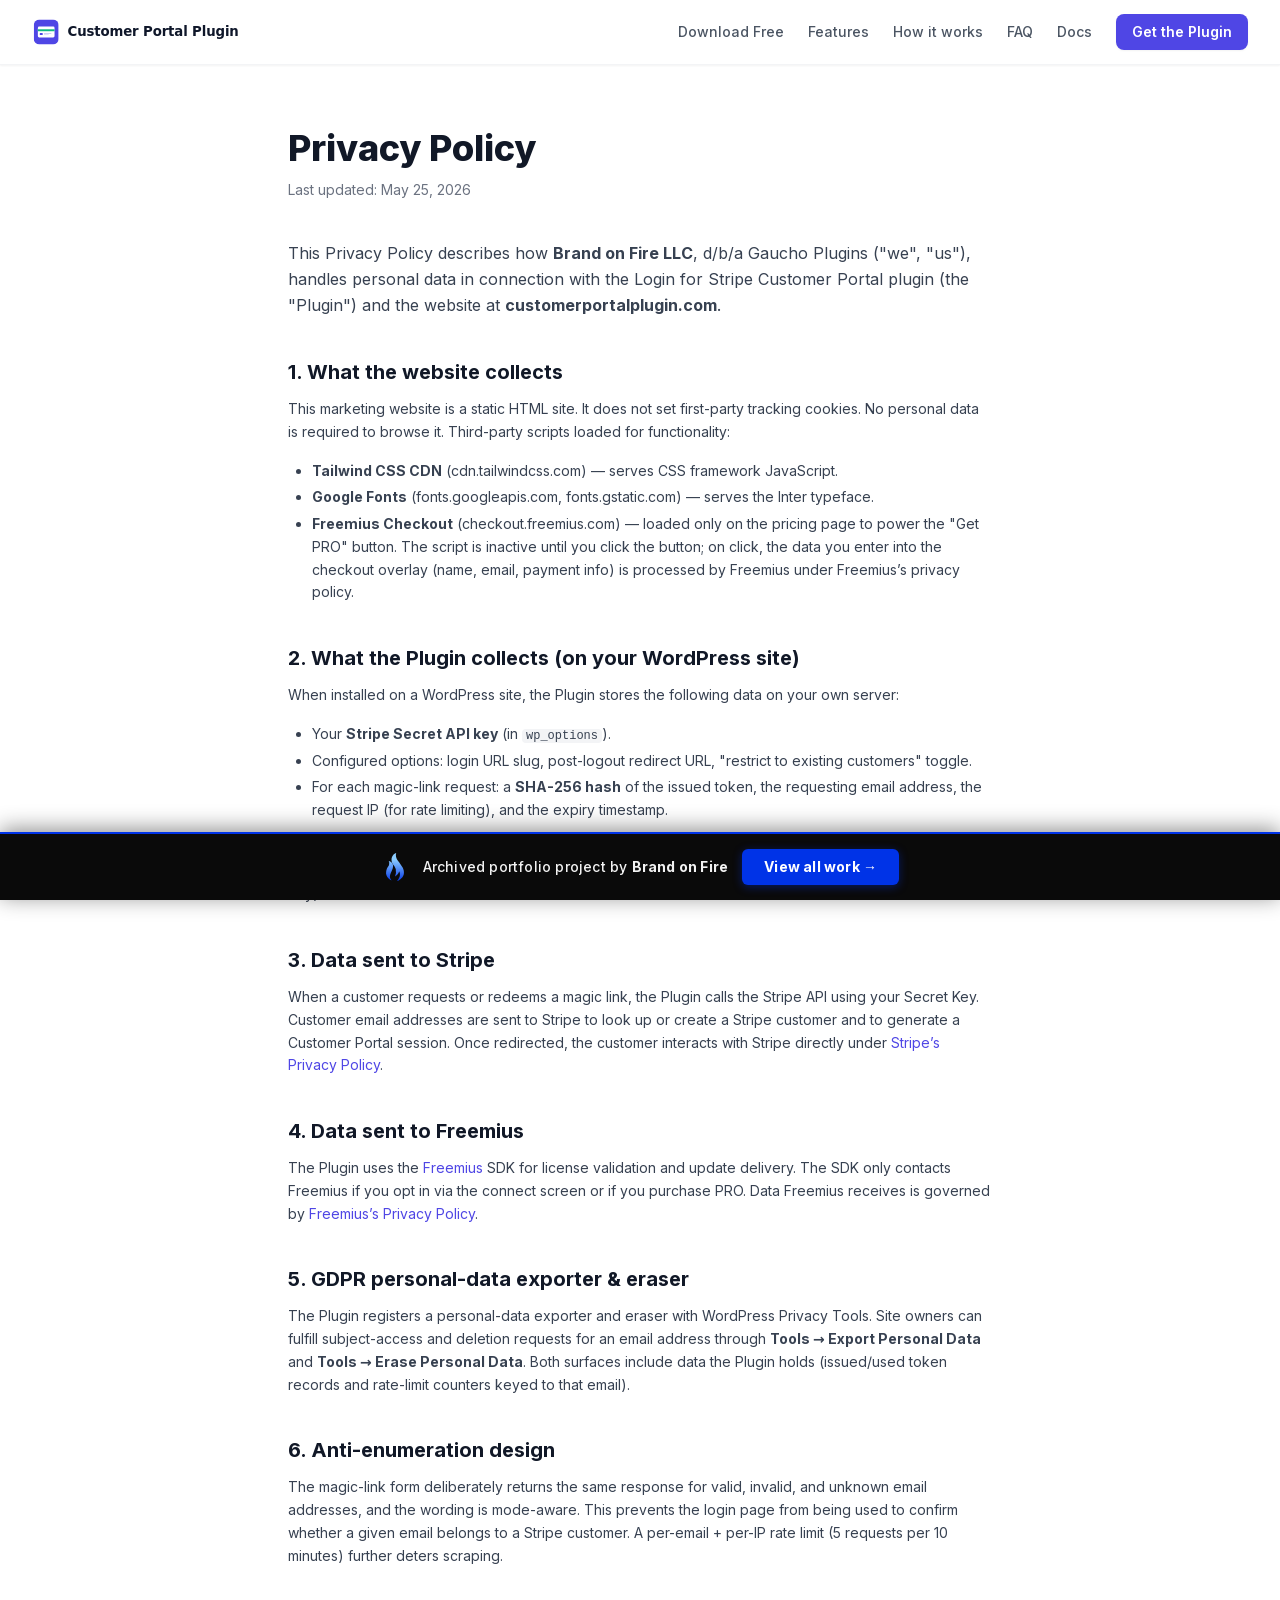
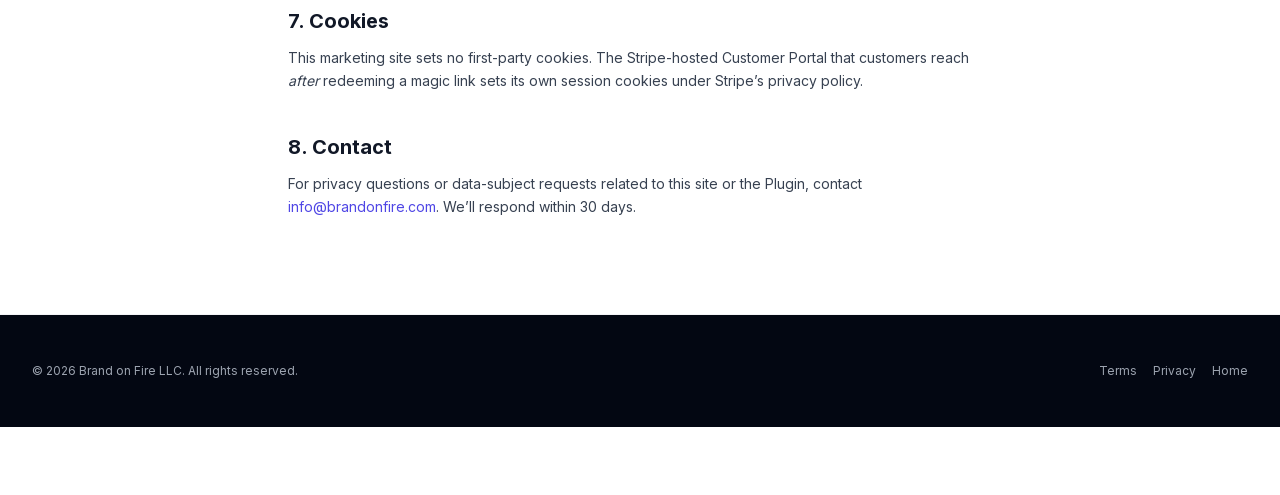
<file: privacy/index.html>
<!DOCTYPE html>
<html lang="en">
<head>
    <meta name="robots" content="noindex,nofollow">
    <meta charset="UTF-8">
    <meta name="viewport" content="width=device-width, initial-scale=1.0">
    <title>Privacy Policy &mdash; Login for Stripe Customer Portal</title>
    <meta name="description" content="Privacy policy for the Login for Stripe Customer Portal plugin and customerportalplugin.com. Stripe and Freemius data flows disclosed.">
    

    <link rel="icon" type="image/svg+xml" href="../assets/icon.svg">
    <link rel="icon" type="image/png" sizes="32x32" href="../assets/favicon-32.png">
    <link rel="icon" type="image/png" sizes="16x16" href="../assets/favicon-16.png">
    <link rel="apple-touch-icon" sizes="180x180" href="../assets/apple-touch-icon.png">
    <link rel="icon" type="image/png" sizes="192x192" href="../assets/icon-192.png">
    <link href="../assets/fonts/inter.css" rel="stylesheet">
    <script src="../assets/vendor/tailwind.js"></script>
    <script>
        tailwind.config = {
            theme: {
                extend: {
                    fontFamily: { sans: ['Inter', 'system-ui', 'sans-serif'] },
                    colors: {
                        brand:   { 50:'#EEF2FF',500:'#6366F1',600:'#4F46E5',700:'#4338CA' },
                        surface: { 50:'#F8FAFC',100:'#F1F5F9' }
                    }
                }
            }
        }
    </script>
</head>
<body class="font-sans text-gray-800 bg-white antialiased">

    <header class="fixed top-0 left-0 right-0 z-50 bg-white/95 backdrop-blur-sm border-b border-gray-100 shadow-sm">
        <nav class="max-w-7xl mx-auto px-4 sm:px-6 lg:px-8">
            <div class="flex items-center justify-between h-16">
                <a href="../" class="flex items-center" aria-label="Customer Portal Plugin home">
                    <img src="../assets/logo.svg" alt="Customer Portal Plugin" class="h-8 w-auto">
                </a>
                <div class="hidden md:flex items-center gap-6">
                    <a href="https://wordpress.org/plugins/login-stripe-customer-portal/" target="_blank" rel="noopener" class="text-sm font-medium text-gray-600 hover:text-brand-600 transition-colors">Download Free</a>
                    <a href="../#features" class="text-sm font-medium text-gray-600 hover:text-brand-600 transition-colors">Features</a>
                    <a href="../#how" class="text-sm font-medium text-gray-600 hover:text-brand-600 transition-colors">How it works</a>
                    <a href="../faq/" class="text-sm font-medium text-gray-600 hover:text-brand-600 transition-colors">FAQ</a>
                    <a href="https://docs.customerportalplugin.com/" target="_blank" rel="noopener" class="text-sm font-medium text-gray-600 hover:text-brand-600 transition-colors">Docs</a>
                    <a href="../pricing/" class="inline-flex items-center px-4 py-2 bg-brand-600 text-white text-sm font-semibold rounded-lg hover:bg-brand-700 transition-colors shadow-sm">Get the Plugin</a>
                </div>
                <button id="mobile-menu-btn" class="md:hidden p-2 text-gray-600 hover:text-brand-600" aria-label="Toggle menu">
                    <svg class="w-6 h-6" fill="none" stroke="currentColor" viewBox="0 0 24 24"><path stroke-linecap="round" stroke-linejoin="round" stroke-width="2" d="M4 6h16M4 12h16M4 18h16"/></svg>
                </button>
            </div>
            <div id="mobile-menu" class="hidden md:hidden pb-4">
                <div class="flex flex-col gap-3">
                    <a href="https://wordpress.org/plugins/login-stripe-customer-portal/" target="_blank" rel="noopener" class="text-sm font-medium text-gray-600 hover:text-brand-600 py-1">Download Free</a>
                    <a href="../#features" class="text-sm font-medium text-gray-600 hover:text-brand-600 py-1">Features</a>
                    <a href="../#how" class="text-sm font-medium text-gray-600 hover:text-brand-600 py-1">How it works</a>
                    <a href="../faq/" class="text-sm font-medium text-gray-600 hover:text-brand-600 py-1">FAQ</a>
                    <a href="https://docs.customerportalplugin.com/" target="_blank" rel="noopener" class="text-sm font-medium text-gray-600 hover:text-brand-600 py-1">Docs</a>
                    <a href="../pricing/" class="inline-flex items-center justify-center px-4 py-2 bg-brand-600 text-white text-sm font-semibold rounded-lg hover:bg-brand-700 transition-colors shadow-sm mt-2">Get the Plugin</a>
                </div>
            </div>
        </nav>
    </header>

    <main class="pt-32 pb-20">
        <div class="max-w-3xl mx-auto px-4 sm:px-6 lg:px-8">
            <h1 class="text-4xl font-extrabold text-gray-900 mb-3">Privacy Policy</h1>
            <p class="text-sm text-gray-500 mb-10">Last updated: May 25, 2026</p>

            <div class="prose prose-gray max-w-none">
                <p class="text-base text-gray-700 leading-relaxed mb-6">This Privacy Policy describes how <strong>Brand on Fire LLC</strong>, d/b/a Gaucho Plugins ("we", "us"), handles personal data in connection with the Login for Stripe Customer Portal plugin (the "Plugin") and the website at <strong>customerportalplugin.com</strong>.</p>

                <h2 class="text-xl font-bold text-gray-900 mt-10 mb-3">1. What the website collects</h2>
                <p class="text-sm text-gray-700 leading-relaxed mb-4">This marketing website is a static HTML site. It does not set first-party tracking cookies. No personal data is required to browse it. Third-party scripts loaded for functionality:</p>
                <ul class="list-disc pl-6 text-sm text-gray-700 leading-relaxed mb-4 space-y-1">
                    <li><strong>Tailwind CSS CDN</strong> (cdn.tailwindcss.com) &mdash; serves CSS framework JavaScript.</li>
                    <li><strong>Google Fonts</strong> (fonts.googleapis.com, fonts.gstatic.com) &mdash; serves the Inter typeface.</li>
                    <li><strong>Freemius Checkout</strong> (checkout.freemius.com) &mdash; loaded only on the pricing page to power the "Get PRO" button. The script is inactive until you click the button; on click, the data you enter into the checkout overlay (name, email, payment info) is processed by Freemius under Freemius&rsquo;s privacy policy.</li>
                </ul>

                <h2 class="text-xl font-bold text-gray-900 mt-10 mb-3">2. What the Plugin collects (on your WordPress site)</h2>
                <p class="text-sm text-gray-700 leading-relaxed mb-4">When installed on a WordPress site, the Plugin stores the following data on your own server:</p>
                <ul class="list-disc pl-6 text-sm text-gray-700 leading-relaxed mb-4 space-y-1">
                    <li>Your <strong>Stripe Secret API key</strong> (in <span class="font-mono text-xs bg-gray-100 px-1 rounded">wp_options</span>).</li>
                    <li>Configured options: login URL slug, post-logout redirect URL, "restrict to existing customers" toggle.</li>
                    <li>For each magic-link request: a <strong>SHA-256 hash</strong> of the issued token, the requesting email address, the request IP (for rate limiting), and the expiry timestamp.</li>
                </ul>
                <p class="text-sm text-gray-700 leading-relaxed mb-4">A daily WP-Cron sweep removes expired tokens and rate-limit counters. Tokens are deleted on redemption. On plugin uninstall, every plugin option and transient is removed (including the Stripe Secret Key).</p>

                <h2 class="text-xl font-bold text-gray-900 mt-10 mb-3">3. Data sent to Stripe</h2>
                <p class="text-sm text-gray-700 leading-relaxed mb-4">When a customer requests or redeems a magic link, the Plugin calls the Stripe API using your Secret Key. Customer email addresses are sent to Stripe to look up or create a Stripe customer and to generate a Customer Portal session. Once redirected, the customer interacts with Stripe directly under <a href="https://stripe.com/privacy" target="_blank" rel="noopener" class="text-brand-600 hover:underline">Stripe&rsquo;s Privacy Policy</a>.</p>

                <h2 class="text-xl font-bold text-gray-900 mt-10 mb-3">4. Data sent to Freemius</h2>
                <p class="text-sm text-gray-700 leading-relaxed mb-4">The Plugin uses the <a href="https://freemius.com" target="_blank" rel="noopener" class="text-brand-600 hover:underline">Freemius</a> SDK for license validation and update delivery. The SDK only contacts Freemius if you opt in via the connect screen or if you purchase PRO. Data Freemius receives is governed by <a href="https://freemius.com/privacy/" target="_blank" rel="noopener" class="text-brand-600 hover:underline">Freemius&rsquo;s Privacy Policy</a>.</p>

                <h2 class="text-xl font-bold text-gray-900 mt-10 mb-3">5. GDPR personal-data exporter &amp; eraser</h2>
                <p class="text-sm text-gray-700 leading-relaxed mb-4">The Plugin registers a personal-data exporter and eraser with WordPress Privacy Tools. Site owners can fulfill subject-access and deletion requests for an email address through <strong>Tools &rarr; Export Personal Data</strong> and <strong>Tools &rarr; Erase Personal Data</strong>. Both surfaces include data the Plugin holds (issued/used token records and rate-limit counters keyed to that email).</p>

                <h2 class="text-xl font-bold text-gray-900 mt-10 mb-3">6. Anti-enumeration design</h2>
                <p class="text-sm text-gray-700 leading-relaxed mb-4">The magic-link form deliberately returns the same response for valid, invalid, and unknown email addresses, and the wording is mode-aware. This prevents the login page from being used to confirm whether a given email belongs to a Stripe customer. A per-email + per-IP rate limit (5 requests per 10 minutes) further deters scraping.</p>

                <h2 class="text-xl font-bold text-gray-900 mt-10 mb-3">7. Cookies</h2>
                <p class="text-sm text-gray-700 leading-relaxed mb-4">This marketing site sets no first-party cookies. The Stripe-hosted Customer Portal that customers reach <em>after</em> redeeming a magic link sets its own session cookies under Stripe&rsquo;s privacy policy.</p>

                <h2 class="text-xl font-bold text-gray-900 mt-10 mb-3">8. Contact</h2>
                <p class="text-sm text-gray-700 leading-relaxed mb-4">For privacy questions or data-subject requests related to this site or the Plugin, contact <a href="mailto:info@brandonfire.com" class="text-brand-600 hover:underline">info@brandonfire.com</a>. We&rsquo;ll respond within 30 days.</p>
            </div>
        </div>
    </main>

    <footer class="bg-gray-950 text-gray-400 py-12 border-t border-gray-100">
        <div class="max-w-7xl mx-auto px-4 sm:px-6 lg:px-8">
            <div class="flex flex-col sm:flex-row justify-between gap-4 text-xs">
                <p>&copy; <span class="js-yr">2026</span> Brand on Fire LLC. All rights reserved.</p>
                <div class="flex gap-4">
                    <a href="../terms/" class="hover:text-white transition-colors">Terms</a>
                    <a href="./" class="hover:text-white transition-colors">Privacy</a>
                    <a href="../" class="hover:text-white transition-colors">Home</a>
                </div>
            </div>
        </div>
    </footer>

    <script>
      // Mobile menu toggle (idempotent — only wires once)
      (function(){
        var btn = document.getElementById('mobile-menu-btn');
        var menu = document.getElementById('mobile-menu');
        if (btn && menu && !btn.dataset.wired) {
          btn.dataset.wired = '1';
          btn.addEventListener('click', function(){ menu.classList.toggle('hidden'); });
        }
      })();
    </script>
<script>document.querySelectorAll(".js-yr").forEach(function(e){e.textContent=new Date().getFullYear();});</script>
<!-- bof-portfolio-bar --><a href="https://brandonfire.com/portfolio/" id="bof-portfolio-bar" rel="noopener" style="position:fixed;left:0;right:0;bottom:0;z-index:2147483647;display:flex;align-items:center;justify-content:center;gap:14px;flex-wrap:wrap;background:#0a0a0a;color:#ffffff !important;font-family:Inter,-apple-system,BlinkMacSystemFont,'Segoe UI',Roboto,Helvetica,Arial,sans-serif;font-size:14px;font-weight:500;line-height:1;letter-spacing:.2px;padding:15px 18px;text-decoration:none !important;box-shadow:0 -3px 22px rgba(0,0,0,.45);border-top:2px solid #0033e7;box-sizing:border-box;"><img src="[data-uri]" alt="" width="28" height="28" style="display:block;flex:0 0 auto;width:28px;height:28px;"><span style="opacity:.95;color:#fff;">Archived portfolio project by <strong style="font-weight:700;color:#fff;">Brand&nbsp;on&nbsp;Fire</strong></span><span style="background:#0033e7;color:#fff;padding:11px 22px;border-radius:6px;font-weight:700;font-size:14px;white-space:nowrap;box-shadow:0 2px 10px rgba(0,51,231,.4);">View&nbsp;all&nbsp;work&nbsp;&rarr;</span></a><script>(function(){function p(){var b=document.getElementById("bof-portfolio-bar");if(b&&document.body)document.body.style.setProperty("padding-bottom",b.offsetHeight+"px","important");}if(document.readyState!=="loading")p();else document.addEventListener("DOMContentLoaded",p);window.addEventListener("resize",p);})();</script><!-- /bof-portfolio-bar --></body>
</html>
</file>
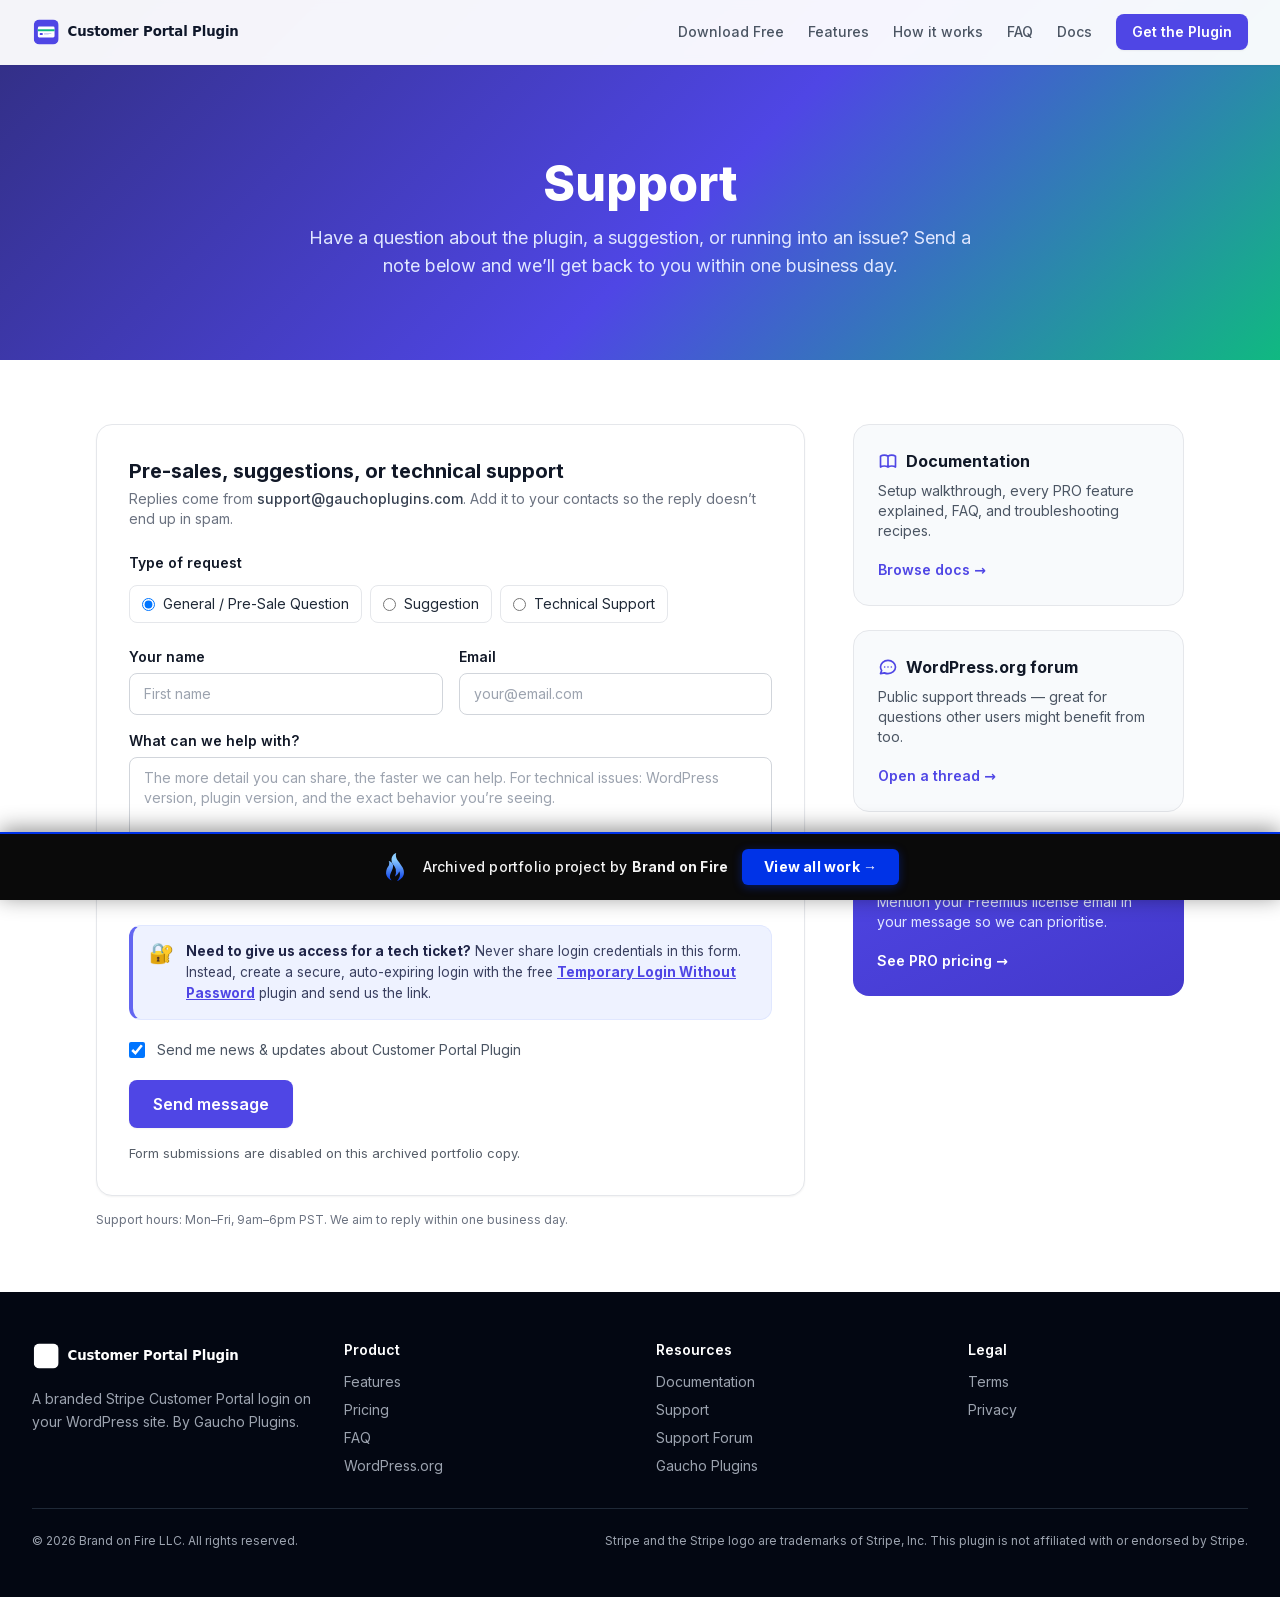
<file: support/index.html>
<!DOCTYPE html>
<html lang="en">
<head>
    <meta name="robots" content="noindex,nofollow">
    <meta charset="UTF-8">
    <meta name="viewport" content="width=device-width, initial-scale=1.0">
    <title>Support &mdash; Login for Stripe Customer Portal</title>
    <meta name="description" content="Get help with Login for Stripe Customer Portal. Submit a pre-sales question, suggestion, or technical support ticket. Browse docs or open a thread on the wp.org forum.">
    

    <meta property="og:type" content="website">
    <meta property="og:title" content="Support &mdash; Login for Stripe Customer Portal">
    <meta property="og:description" content="Pre-sales, suggestions, and technical support for Login for Stripe Customer Portal.">
    <meta property="og:url" content="/customer-portal-plugin/support/">

    <link rel="icon" type="image/svg+xml" href="../assets/icon.svg">
    <link rel="icon" type="image/png" sizes="32x32" href="../assets/favicon-32.png">
    <link rel="icon" type="image/png" sizes="16x16" href="../assets/favicon-16.png">
    <link rel="apple-touch-icon" sizes="180x180" href="../assets/apple-touch-icon.png">
    <link rel="icon" type="image/png" sizes="192x192" href="../assets/icon-192.png">
    <link href="../assets/fonts/inter.css" rel="stylesheet">
    <script src="../assets/vendor/tailwind.js"></script>
    <script>
        tailwind.config = {
            theme: {
                extend: {
                    fontFamily: { sans: ['Inter', 'system-ui', 'sans-serif'] },
                    colors: {
                        brand:   { 50:'#EEF2FF',100:'#E0E7FF',200:'#C7D2FE',300:'#A5B4FC',400:'#818CF8',500:'#6366F1',600:'#4F46E5',700:'#4338CA',800:'#3730A3',900:'#312E81' },
                        accent:  { 50:'#ECFDF5',100:'#D1FAE5',500:'#10B981',600:'#059669',700:'#047857' },
                        surface: { 50:'#F8FAFC',100:'#F1F5F9',200:'#E2E8F0' }
                    }
                }
            }
        }
    </script>
    <style>
        .gradient-hero { background: linear-gradient(135deg, #312E81 0%, #4F46E5 55%, #10B981 100%); }
    </style>
</head>
<body class="font-sans text-gray-800 bg-white antialiased">

    <!-- Header -->
    <header class="fixed top-0 left-0 right-0 z-50 bg-white/95 backdrop-blur-sm border-b border-gray-100 shadow-sm">
        <nav class="max-w-7xl mx-auto px-4 sm:px-6 lg:px-8">
            <div class="flex items-center justify-between h-16">
                <a href="../" class="flex items-center" aria-label="Customer Portal Plugin home">
                    <img src="../assets/logo.svg" alt="Customer Portal Plugin" class="h-8 w-auto">
                </a>
                <div class="hidden md:flex items-center gap-6">
                    <a href="https://wordpress.org/plugins/login-stripe-customer-portal/" target="_blank" rel="noopener" class="text-sm font-medium text-gray-600 hover:text-brand-600 transition-colors">Download Free</a>
                    <a href="../#features" class="text-sm font-medium text-gray-600 hover:text-brand-600 transition-colors">Features</a>
                    <a href="../#how" class="text-sm font-medium text-gray-600 hover:text-brand-600 transition-colors">How it works</a>
                    <a href="../faq/" class="text-sm font-medium text-gray-600 hover:text-brand-600 transition-colors">FAQ</a>
                    <a href="https://docs.customerportalplugin.com/" target="_blank" rel="noopener" class="text-sm font-medium text-gray-600 hover:text-brand-600 transition-colors">Docs</a>
                    <a href="../pricing/" class="inline-flex items-center px-4 py-2 bg-brand-600 text-white text-sm font-semibold rounded-lg hover:bg-brand-700 transition-colors shadow-sm">Get the Plugin</a>
                </div>
                <button id="mobile-menu-btn" class="md:hidden p-2 text-gray-600 hover:text-brand-600" aria-label="Toggle menu">
                    <svg class="w-6 h-6" fill="none" stroke="currentColor" viewBox="0 0 24 24"><path stroke-linecap="round" stroke-linejoin="round" stroke-width="2" d="M4 6h16M4 12h16M4 18h16"/></svg>
                </button>
            </div>
            <div id="mobile-menu" class="hidden md:hidden pb-4">
                <div class="flex flex-col gap-3">
                    <a href="https://wordpress.org/plugins/login-stripe-customer-portal/" target="_blank" rel="noopener" class="text-sm font-medium text-gray-600 hover:text-brand-600 py-1">Download Free</a>
                    <a href="../#features" class="text-sm font-medium text-gray-600 hover:text-brand-600 py-1">Features</a>
                    <a href="../#how" class="text-sm font-medium text-gray-600 hover:text-brand-600 py-1">How it works</a>
                    <a href="../faq/" class="text-sm font-medium text-gray-600 hover:text-brand-600 py-1">FAQ</a>
                    <a href="https://docs.customerportalplugin.com/" target="_blank" rel="noopener" class="text-sm font-medium text-gray-600 hover:text-brand-600 py-1">Docs</a>
                    <a href="../pricing/" class="inline-flex items-center justify-center px-4 py-2 bg-brand-600 text-white text-sm font-semibold rounded-lg hover:bg-brand-700 transition-colors shadow-sm mt-2">Get the Plugin</a>
                </div>
            </div>
        </nav>
    </header>

    <main>
        <!-- Hero -->
        <section class="gradient-hero pt-32 pb-16 lg:pt-40 lg:pb-20">
            <div class="max-w-4xl mx-auto px-4 sm:px-6 lg:px-8 text-center">
                <h1 class="text-4xl sm:text-5xl font-extrabold text-white mb-4">Support</h1>
                <p class="text-lg text-indigo-100 max-w-2xl mx-auto">Have a question about the plugin, a suggestion, or running into an issue? Send a note below and we&rsquo;ll get back to you within one business day.</p>
            </div>
        </section>

        <!-- Form + sidebar -->
        <section class="py-16">
            <div class="max-w-6xl mx-auto px-4 sm:px-6 lg:px-8">
                <div class="grid lg:grid-cols-3 gap-10 lg:gap-12">

                    <!-- Form column -->
                    <div class="lg:col-span-2">
                        <div class="bg-white border border-gray-200 rounded-2xl shadow-sm p-6 sm:p-8">
                            <h2 class="text-xl font-bold text-gray-900 mb-1">Pre-sales, suggestions, or technical support</h2>
                            <p class="text-sm text-gray-500 mb-6">Replies come from <span class="font-medium text-gray-700">support@gauchoplugins.com</span>. Add it to your contacts so the reply doesn&rsquo;t end up in spam.</p>

                            <form id="support-form" method="post" novalidate action="#" onsubmit="return false;">
                                <!-- Honeypot — bots fill this; humans don't see it. -->
                                <div class="hidden" aria-hidden="true">
                                    <label>Leave this field empty<input type="text" name="company_url" tabindex="-1" autocomplete="off"></label>
                                </div>

                                <fieldset class="mb-6">
                                    <legend class="block text-sm font-semibold text-gray-900 mb-3">Type of request</legend>
                                    <div class="flex flex-wrap gap-2">
                                        <label class="inline-flex items-center gap-2 px-3 py-2 border border-gray-200 rounded-lg text-sm cursor-pointer hover:bg-surface-50">
                                            <input type="radio" name="type" value="General / Pre-Sale Question" checked class="text-brand-600 focus:ring-brand-500">
                                            General / Pre-Sale Question
                                        </label>
                                        <label class="inline-flex items-center gap-2 px-3 py-2 border border-gray-200 rounded-lg text-sm cursor-pointer hover:bg-surface-50">
                                            <input type="radio" name="type" value="Suggestion" class="text-brand-600 focus:ring-brand-500">
                                            Suggestion
                                        </label>
                                        <label class="inline-flex items-center gap-2 px-3 py-2 border border-gray-200 rounded-lg text-sm cursor-pointer hover:bg-surface-50">
                                            <input type="radio" name="type" value="Technical Support" class="text-brand-600 focus:ring-brand-500">
                                            Technical Support
                                        </label>
                                    </div>
                                </fieldset>

                                <div class="grid sm:grid-cols-2 gap-4 mb-4">
                                    <div>
                                        <label for="f-name" class="block text-sm font-semibold text-gray-900 mb-1.5">Your name</label>
                                        <input id="f-name" name="name" type="text" required autocomplete="name" placeholder="First name"
                                               class="w-full px-3.5 py-2.5 border border-gray-300 rounded-lg text-sm focus:ring-2 focus:ring-brand-500 focus:border-brand-500 outline-none">
                                    </div>
                                    <div>
                                        <label for="f-email" class="block text-sm font-semibold text-gray-900 mb-1.5">Email</label>
                                        <input id="f-email" name="email" type="email" required autocomplete="email" placeholder="your@email.com"
                                               class="w-full px-3.5 py-2.5 border border-gray-300 rounded-lg text-sm focus:ring-2 focus:ring-brand-500 focus:border-brand-500 outline-none">
                                    </div>
                                </div>

                                <div class="mb-5">
                                    <label for="f-message" class="block text-sm font-semibold text-gray-900 mb-1.5">What can we help with?</label>
                                    <textarea id="f-message" name="message" rows="6" required placeholder="The more detail you can share, the faster we can help. For technical issues: WordPress version, plugin version, and the exact behavior you&rsquo;re seeing."
                                              class="w-full px-3.5 py-2.5 border border-gray-300 rounded-lg text-sm focus:ring-2 focus:ring-brand-500 focus:border-brand-500 outline-none"></textarea>
                                </div>

                                <div style="display:flex;gap:12px;align-items:flex-start;margin:0 0 20px;padding:15px 16px;background:#EEF2FF;border:1px solid #E0E7FF;border-left:4px solid #6366F1;border-radius:12px;font-size:13.5px;line-height:1.55;color:#3a4060">
                                  <span style="font-size:20px;line-height:1.2;flex:0 0 auto">🔐</span>
                                  <div><strong style="color:#1f2447">Need to give us access for a tech ticket?</strong> Never share login credentials in this form. Instead, create a secure, auto-expiring login with the free <a href="https://wordpress.org/plugins/temporary-login-without-password/" target="_blank" rel="noopener" style="color:#4F46E5;font-weight:700;text-decoration:underline">Temporary Login Without Password</a> plugin and send us the link.</div>
                                </div>

                                <label class="flex items-start gap-3 mb-5 cursor-pointer">
                                  <input id="f-newsletter" name="newsletter" type="checkbox" value="Yes" checked class="mt-0.5 h-4 w-4 rounded border-gray-300 text-brand-500 focus:ring-brand-500">
                                  <span class="text-sm text-gray-600">Send me news &amp; updates about Customer Portal Plugin</span>
                                </label>
                                <button id="f-submit" type="submit" disabled class="inline-flex items-center justify-center w-full sm:w-auto px-6 py-3 bg-brand-600 text-white font-semibold rounded-lg hover:bg-brand-700 transition-colors shadow-sm focus:ring-2 focus:ring-brand-500 focus:ring-offset-2">
                                    Send message
                                </button>
                                <div id="f-status" class="mt-4 text-sm" role="status" aria-live="polite"></div>
                            <p style="margin:10px 0 0;font-size:13px;opacity:.75">Form submissions are disabled on this archived portfolio copy.</p>
                            </form>
                        </div>

                        <p class="mt-4 text-xs text-gray-500">Support hours: Mon&ndash;Fri, 9am&ndash;6pm PST. We aim to reply within one business day.</p>
                    </div>

                    <!-- Sidebar -->
                    <aside class="space-y-6">
                        <div class="bg-surface-50 border border-gray-200 rounded-2xl p-6">
                            <div class="flex items-center gap-2 mb-2">
                                <svg class="w-5 h-5 text-brand-600" fill="none" stroke="currentColor" stroke-width="2" viewBox="0 0 24 24"><path stroke-linecap="round" stroke-linejoin="round" d="M12 6.253v13m0-13C10.832 5.477 9.246 5 7.5 5S4.168 5.477 3 6.253v13C4.168 18.477 5.754 18 7.5 18s3.332.477 4.5 1.253m0-13C13.168 5.477 14.754 5 16.5 5c1.747 0 3.332.477 4.5 1.253v13C19.832 18.477 18.247 18 16.5 18c-1.746 0-3.332.477-4.5 1.253"/></svg>
                                <h3 class="text-base font-bold text-gray-900">Documentation</h3>
                            </div>
                            <p class="text-sm text-gray-600 mb-4">Setup walkthrough, every PRO feature explained, FAQ, and troubleshooting recipes.</p>
                            <a href="https://docs.customerportalplugin.com/" target="_blank" rel="noopener" class="inline-flex items-center text-sm font-semibold text-brand-600 hover:text-brand-700">
                                Browse docs <span class="ml-1">&rarr;</span>
                            </a>
                        </div>

                        <div class="bg-surface-50 border border-gray-200 rounded-2xl p-6">
                            <div class="flex items-center gap-2 mb-2">
                                <svg class="w-5 h-5 text-brand-600" fill="none" stroke="currentColor" stroke-width="2" viewBox="0 0 24 24"><path stroke-linecap="round" stroke-linejoin="round" d="M8 12h.01M12 12h.01M16 12h.01M21 12c0 4.418-4.03 8-9 8a9.863 9.863 0 01-4.255-.949L3 20l1.395-3.72C3.512 15.042 3 13.574 3 12c0-4.418 4.03-8 9-8s9 3.582 9 8z"/></svg>
                                <h3 class="text-base font-bold text-gray-900">WordPress.org forum</h3>
                            </div>
                            <p class="text-sm text-gray-600 mb-4">Public support threads &mdash; great for questions other users might benefit from too.</p>
                            <a href="https://wordpress.org/support/plugin/login-stripe-customer-portal/" target="_blank" rel="noopener" class="inline-flex items-center text-sm font-semibold text-brand-600 hover:text-brand-700">
                                Open a thread <span class="ml-1">&rarr;</span>
                            </a>
                        </div>

                        <div class="bg-gradient-to-br from-brand-600 to-brand-700 rounded-2xl p-6 text-white">
                            <h3 class="text-base font-bold mb-2">PRO customer?</h3>
                            <p class="text-sm text-indigo-100 mb-4">Mention your Freemius license email in your message so we can prioritise.</p>
                            <a href="../pricing/" class="inline-flex items-center text-sm font-semibold text-white hover:text-indigo-100">
                                See PRO pricing <span class="ml-1">&rarr;</span>
                            </a>
                        </div>
                    </aside>

                </div>
            </div>
        </section>
    </main>

    <!-- Footer -->
    <footer class="bg-gray-950 text-gray-400 py-12">
        <div class="max-w-7xl mx-auto px-4 sm:px-6 lg:px-8">
            <div class="grid md:grid-cols-4 gap-8 mb-8">
                <div>
                    <div class="flex items-center mb-4">
                        <img src="../assets/logo.svg" alt="Login for Stripe Customer Portal" class="h-8 w-auto brightness-0 invert">
                    </div>
                    <p class="text-sm leading-relaxed">A branded Stripe Customer Portal login on your WordPress site. By Gaucho Plugins.</p>
                </div>
                <div>
                    <h4 class="text-white font-semibold text-sm mb-3">Product</h4>
                    <ul class="space-y-2 text-sm">
                        <li><a href="../#features" class="hover:text-white transition-colors">Features</a></li>
                        <li><a href="../pricing/" class="hover:text-white transition-colors">Pricing</a></li>
                        <li><a href="../faq/" class="hover:text-white transition-colors">FAQ</a></li>
                        <li><a href="https://wordpress.org/plugins/login-stripe-customer-portal/" target="_blank" rel="noopener" class="hover:text-white transition-colors">WordPress.org</a></li>
                    </ul>
                </div>
                <div>
                    <h4 class="text-white font-semibold text-sm mb-3">Resources</h4>
                    <ul class="space-y-2 text-sm">
                        <li><a href="https://docs.customerportalplugin.com/" target="_blank" rel="noopener" class="hover:text-white transition-colors">Documentation</a></li>
                        <li><a href="./" class="hover:text-white transition-colors">Support</a></li>
                        <li><a href="https://wordpress.org/support/plugin/login-stripe-customer-portal/" target="_blank" rel="noopener" class="hover:text-white transition-colors">Support Forum</a></li>
                        <li><a href="https://gauchoplugins.com" target="_blank" rel="noopener" class="hover:text-white transition-colors">Gaucho Plugins</a></li>
                    </ul>
                </div>
                <div>
                    <h4 class="text-white font-semibold text-sm mb-3">Legal</h4>
                    <ul class="space-y-2 text-sm">
                        <li><a href="../terms/" class="hover:text-white transition-colors">Terms</a></li>
                        <li><a href="../privacy/" class="hover:text-white transition-colors">Privacy</a></li>
                    </ul>
                </div>
            </div>
            <div class="border-t border-gray-800 pt-6 flex flex-col sm:flex-row justify-between gap-3 text-xs">
                <p>&copy; <span class="js-yr">2026</span> Brand on Fire LLC. All rights reserved.</p>
                <p>Stripe and the Stripe logo are trademarks of Stripe, Inc. This plugin is not affiliated with or endorsed by Stripe.</p>
            </div>
        </div>
    </footer>

    <script>
        document.getElementById('mobile-menu-btn').addEventListener('click', function() {
            document.getElementById('mobile-menu').classList.toggle('hidden');
        });

        // AJAX submit with inline status — falls back to plain POST if JS disabled.
        var form = document.getElementById('support-form');
        var btn  = document.getElementById('f-submit');
        var stat = document.getElementById('f-status');
        function resetTurnstile() { try { if (window.turnstile) turnstile.reset(); } catch (e) {} }
        form.addEventListener('submit', function(e) {
            e.preventDefault();
            // Archived portfolio copy: submissions are disabled, nothing is ever sent.
            stat.textContent = 'Form submissions are disabled on this archived portfolio copy.';
            stat.className = 'mt-4 text-sm text-gray-600 bg-gray-50 border border-gray-200 rounded-lg px-4 py-3';
            return;
            /* eslint-disable */
            stat.textContent = '';
            stat.className = 'mt-4 text-sm';
            var tsToken = (window.turnstile && typeof turnstile.getResponse === 'function') ? turnstile.getResponse() : '';
            if (!tsToken) {
                stat.textContent = 'Please complete the “I’m human” check below, then send again.';
                stat.className = 'mt-4 text-sm text-amber-700 bg-amber-50 border border-amber-100 rounded-lg px-4 py-3';
                btn.disabled = false;
                return;
            }
            btn.disabled = true;
            btn.textContent = 'Sending…';
            fetch(form.action, { method: 'POST', body: new FormData(form), headers: { 'Accept': 'application/json' } })
                .then(function(r) { return r.json().catch(function() { return { ok: r.ok }; }); })
                .then(function(j) {
                    if (j && j.ok) {
                        form.reset();
                        resetTurnstile();
                        stat.textContent = 'Thanks — your message is on its way. We’ll reply from support@gauchoplugins.com within one business day.';
                        stat.className = 'mt-4 text-sm text-accent-700 bg-accent-50 border border-accent-100 rounded-lg px-4 py-3';
                        btn.textContent = 'Sent ✓';
                    } else {
                        resetTurnstile();
                        var msg = (j && j.error) ? j.error : 'Something went wrong. Email support@gauchoplugins.com directly and we’ll sort it out.';
                        stat.textContent = msg;
                        stat.className = 'mt-4 text-sm text-red-700 bg-red-50 border border-red-100 rounded-lg px-4 py-3';
                        btn.disabled = false;
                        btn.textContent = 'Try again';
                    }
                })
                .catch(function() {
                    resetTurnstile();
                    stat.textContent = 'Network error. Email support@gauchoplugins.com directly and we’ll sort it out.';
                    stat.className = 'mt-4 text-sm text-red-700 bg-red-50 border border-red-100 rounded-lg px-4 py-3';
                    btn.disabled = false;
                    btn.textContent = 'Try again';
                });
        });
    </script>
<script>document.querySelectorAll(".js-yr").forEach(function(e){e.textContent=new Date().getFullYear();});</script>

  <!-- inline-required-validation -->
  <script>
  (function(){
    var form = document.getElementById('support-form'); if(!form) return;
    function wrap(el){ return el.closest('div') || el.parentNode; }
    function clearErr(el){ el.style.borderColor=''; var e=wrap(el).querySelector('.f-err'); if(e) e.remove(); }
    function showErr(el){ clearErr(el); el.style.borderColor='#dc2626';
      var m = el.validity.valueMissing ? 'This field is required.'
            : (el.validity.typeMismatch ? 'Please enter a valid email address.'
            : (el.validationMessage || 'Please check this field.'));
      var p = document.createElement('p'); p.className='f-err'; p.setAttribute('role','alert'); p.textContent=m;
      p.style.cssText='color:#dc2626;font-size:12.5px;margin-top:5px'; el.insertAdjacentElement('afterend', p);
    }
    [].forEach.call(form.querySelectorAll('[required]'), function(el){
      el.addEventListener('input', function(){ clearErr(el); });
      el.addEventListener('change', function(){ clearErr(el); });
    });
    // Capture-phase: runs BEFORE the send handler and blocks it if any required field is empty/invalid.
    form.addEventListener('submit', function(e){
      var first=null;
      [].forEach.call(form.querySelectorAll('[required]'), function(el){
        if(!el.checkValidity()){ showErr(el); if(!first) first=el; } else clearErr(el);
      });
      if(first){ e.preventDefault(); e.stopImmediatePropagation(); try{first.focus();}catch(_){}
        first.scrollIntoView({block:'center',behavior:'smooth'}); }
    }, true);
  })();
  </script>
  <!-- time-trap: JS stamps elapsed ms into a hidden field; the handler drops sub-3s (bot) submits -->
  <script>
  (function(){
    var form = document.getElementById('support-form'); if(!form) return;
    var t0 = Date.now();
    var t = document.createElement('input'); t.type='hidden'; t.name='t'; form.appendChild(t);
    // Capture phase fires before the bubble-phase fetch handler, so `t` is set before FormData is built.
    form.addEventListener('submit', function(){ t.value = Date.now() - t0; }, true);
  })();
  </script>
<!-- bof-portfolio-bar --><a href="https://brandonfire.com/portfolio/" id="bof-portfolio-bar" rel="noopener" style="position:fixed;left:0;right:0;bottom:0;z-index:2147483647;display:flex;align-items:center;justify-content:center;gap:14px;flex-wrap:wrap;background:#0a0a0a;color:#ffffff !important;font-family:Inter,-apple-system,BlinkMacSystemFont,'Segoe UI',Roboto,Helvetica,Arial,sans-serif;font-size:14px;font-weight:500;line-height:1;letter-spacing:.2px;padding:15px 18px;text-decoration:none !important;box-shadow:0 -3px 22px rgba(0,0,0,.45);border-top:2px solid #0033e7;box-sizing:border-box;"><img src="[data-uri]" alt="" width="28" height="28" style="display:block;flex:0 0 auto;width:28px;height:28px;"><span style="opacity:.95;color:#fff;">Archived portfolio project by <strong style="font-weight:700;color:#fff;">Brand&nbsp;on&nbsp;Fire</strong></span><span style="background:#0033e7;color:#fff;padding:11px 22px;border-radius:6px;font-weight:700;font-size:14px;white-space:nowrap;box-shadow:0 2px 10px rgba(0,51,231,.4);">View&nbsp;all&nbsp;work&nbsp;&rarr;</span></a><script>(function(){function p(){var b=document.getElementById("bof-portfolio-bar");if(b&&document.body)document.body.style.setProperty("padding-bottom",b.offsetHeight+"px","important");}if(document.readyState!=="loading")p();else document.addEventListener("DOMContentLoaded",p);window.addEventListener("resize",p);})();</script><!-- /bof-portfolio-bar --></body>
</html>
</file>
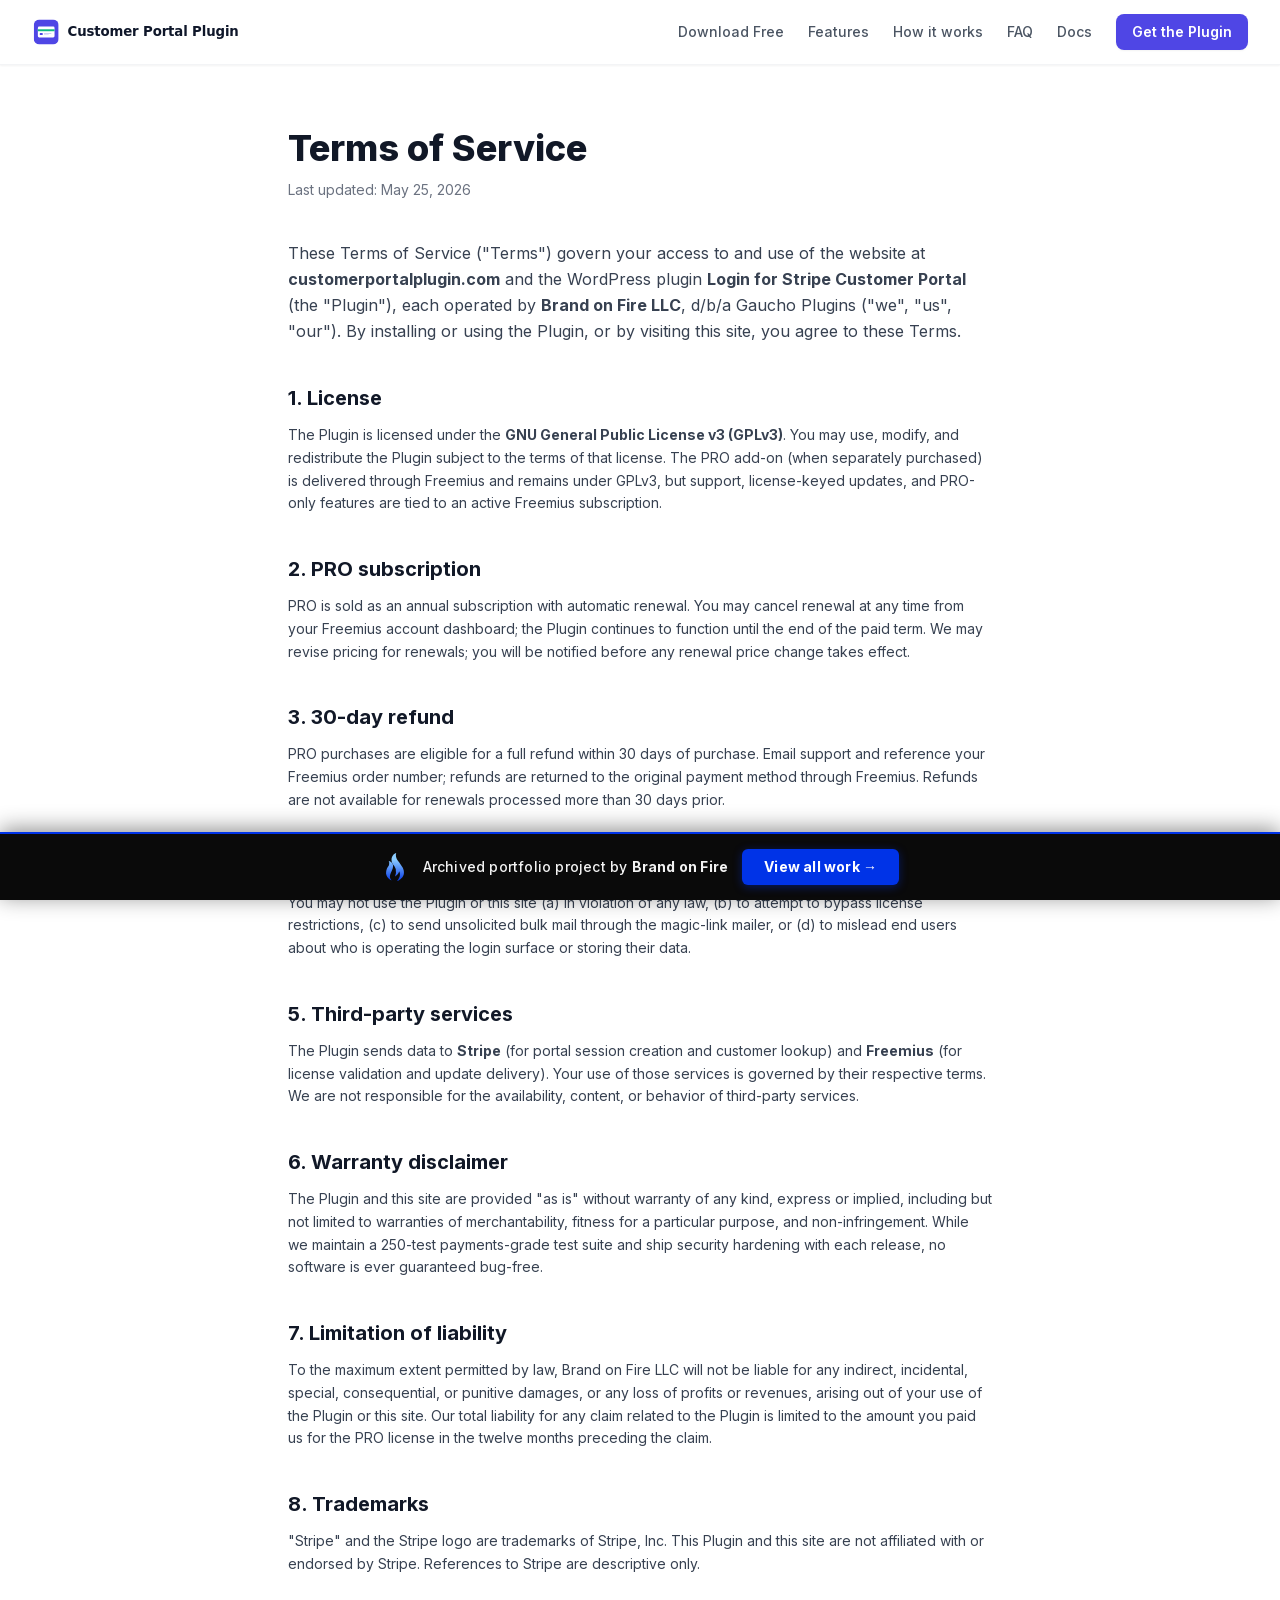
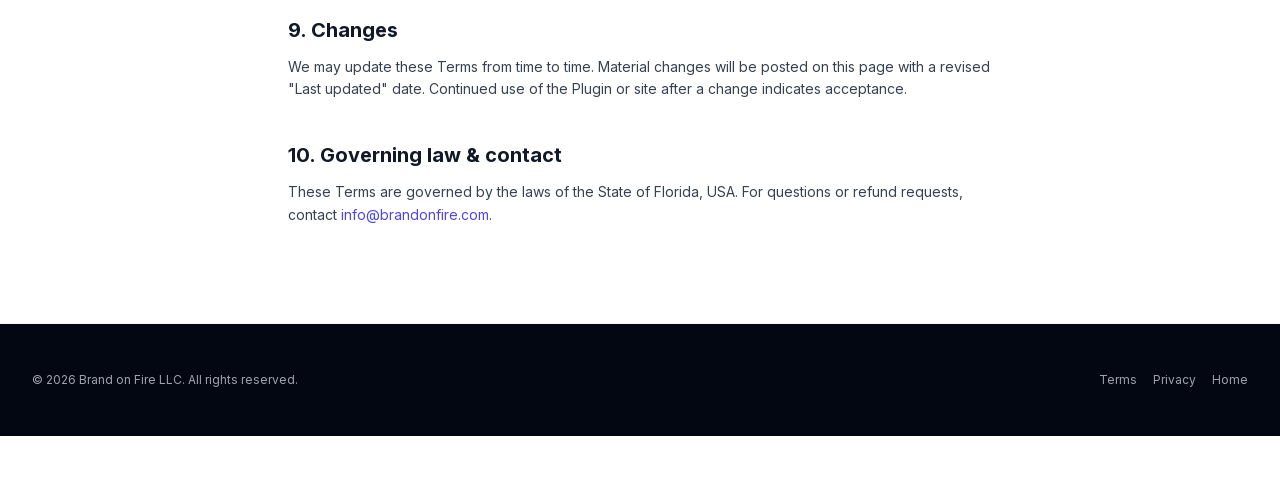
<file: terms/index.html>
<!DOCTYPE html>
<html lang="en">
<head>
    <meta name="robots" content="noindex,nofollow">
    <meta charset="UTF-8">
    <meta name="viewport" content="width=device-width, initial-scale=1.0">
    <title>Terms of Service &mdash; Login for Stripe Customer Portal</title>
    <meta name="description" content="Terms of service for the Login for Stripe Customer Portal plugin and customerportalplugin.com.">
    

    <link rel="icon" type="image/svg+xml" href="../assets/icon.svg">
    <link rel="icon" type="image/png" sizes="32x32" href="../assets/favicon-32.png">
    <link rel="icon" type="image/png" sizes="16x16" href="../assets/favicon-16.png">
    <link rel="apple-touch-icon" sizes="180x180" href="../assets/apple-touch-icon.png">
    <link rel="icon" type="image/png" sizes="192x192" href="../assets/icon-192.png">
    <link href="../assets/fonts/inter.css" rel="stylesheet">
    <script src="../assets/vendor/tailwind.js"></script>
    <script>
        tailwind.config = {
            theme: {
                extend: {
                    fontFamily: { sans: ['Inter', 'system-ui', 'sans-serif'] },
                    colors: {
                        brand:   { 50:'#EEF2FF',500:'#6366F1',600:'#4F46E5',700:'#4338CA' },
                        surface: { 50:'#F8FAFC',100:'#F1F5F9' }
                    }
                }
            }
        }
    </script>
</head>
<body class="font-sans text-gray-800 bg-white antialiased">

    <header class="fixed top-0 left-0 right-0 z-50 bg-white/95 backdrop-blur-sm border-b border-gray-100 shadow-sm">
        <nav class="max-w-7xl mx-auto px-4 sm:px-6 lg:px-8">
            <div class="flex items-center justify-between h-16">
                <a href="../" class="flex items-center" aria-label="Customer Portal Plugin home">
                    <img src="../assets/logo.svg" alt="Customer Portal Plugin" class="h-8 w-auto">
                </a>
                <div class="hidden md:flex items-center gap-6">
                    <a href="https://wordpress.org/plugins/login-stripe-customer-portal/" target="_blank" rel="noopener" class="text-sm font-medium text-gray-600 hover:text-brand-600 transition-colors">Download Free</a>
                    <a href="../#features" class="text-sm font-medium text-gray-600 hover:text-brand-600 transition-colors">Features</a>
                    <a href="../#how" class="text-sm font-medium text-gray-600 hover:text-brand-600 transition-colors">How it works</a>
                    <a href="../faq/" class="text-sm font-medium text-gray-600 hover:text-brand-600 transition-colors">FAQ</a>
                    <a href="https://docs.customerportalplugin.com/" target="_blank" rel="noopener" class="text-sm font-medium text-gray-600 hover:text-brand-600 transition-colors">Docs</a>
                    <a href="../pricing/" class="inline-flex items-center px-4 py-2 bg-brand-600 text-white text-sm font-semibold rounded-lg hover:bg-brand-700 transition-colors shadow-sm">Get the Plugin</a>
                </div>
                <button id="mobile-menu-btn" class="md:hidden p-2 text-gray-600 hover:text-brand-600" aria-label="Toggle menu">
                    <svg class="w-6 h-6" fill="none" stroke="currentColor" viewBox="0 0 24 24"><path stroke-linecap="round" stroke-linejoin="round" stroke-width="2" d="M4 6h16M4 12h16M4 18h16"/></svg>
                </button>
            </div>
            <div id="mobile-menu" class="hidden md:hidden pb-4">
                <div class="flex flex-col gap-3">
                    <a href="https://wordpress.org/plugins/login-stripe-customer-portal/" target="_blank" rel="noopener" class="text-sm font-medium text-gray-600 hover:text-brand-600 py-1">Download Free</a>
                    <a href="../#features" class="text-sm font-medium text-gray-600 hover:text-brand-600 py-1">Features</a>
                    <a href="../#how" class="text-sm font-medium text-gray-600 hover:text-brand-600 py-1">How it works</a>
                    <a href="../faq/" class="text-sm font-medium text-gray-600 hover:text-brand-600 py-1">FAQ</a>
                    <a href="https://docs.customerportalplugin.com/" target="_blank" rel="noopener" class="text-sm font-medium text-gray-600 hover:text-brand-600 py-1">Docs</a>
                    <a href="../pricing/" class="inline-flex items-center justify-center px-4 py-2 bg-brand-600 text-white text-sm font-semibold rounded-lg hover:bg-brand-700 transition-colors shadow-sm mt-2">Get the Plugin</a>
                </div>
            </div>
        </nav>
    </header>

    <main class="pt-32 pb-20">
        <div class="max-w-3xl mx-auto px-4 sm:px-6 lg:px-8">
            <h1 class="text-4xl font-extrabold text-gray-900 mb-3">Terms of Service</h1>
            <p class="text-sm text-gray-500 mb-10">Last updated: May 25, 2026</p>

            <div class="prose prose-gray max-w-none">
                <p class="text-base text-gray-700 leading-relaxed mb-6">These Terms of Service ("Terms") govern your access to and use of the website at <strong>customerportalplugin.com</strong> and the WordPress plugin <strong>Login for Stripe Customer Portal</strong> (the "Plugin"), each operated by <strong>Brand on Fire LLC</strong>, d/b/a Gaucho Plugins ("we", "us", "our"). By installing or using the Plugin, or by visiting this site, you agree to these Terms.</p>

                <h2 class="text-xl font-bold text-gray-900 mt-10 mb-3">1. License</h2>
                <p class="text-sm text-gray-700 leading-relaxed mb-4">The Plugin is licensed under the <strong>GNU General Public License v3 (GPLv3)</strong>. You may use, modify, and redistribute the Plugin subject to the terms of that license. The PRO add-on (when separately purchased) is delivered through Freemius and remains under GPLv3, but support, license-keyed updates, and PRO-only features are tied to an active Freemius subscription.</p>

                <h2 class="text-xl font-bold text-gray-900 mt-10 mb-3">2. PRO subscription</h2>
                <p class="text-sm text-gray-700 leading-relaxed mb-4">PRO is sold as an annual subscription with automatic renewal. You may cancel renewal at any time from your Freemius account dashboard; the Plugin continues to function until the end of the paid term. We may revise pricing for renewals; you will be notified before any renewal price change takes effect.</p>

                <h2 class="text-xl font-bold text-gray-900 mt-10 mb-3">3. 30-day refund</h2>
                <p class="text-sm text-gray-700 leading-relaxed mb-4">PRO purchases are eligible for a full refund within 30 days of purchase. Email support and reference your Freemius order number; refunds are returned to the original payment method through Freemius. Refunds are not available for renewals processed more than 30 days prior.</p>

                <h2 class="text-xl font-bold text-gray-900 mt-10 mb-3">4. Acceptable use</h2>
                <p class="text-sm text-gray-700 leading-relaxed mb-4">You may not use the Plugin or this site (a) in violation of any law, (b) to attempt to bypass license restrictions, (c) to send unsolicited bulk mail through the magic-link mailer, or (d) to mislead end users about who is operating the login surface or storing their data.</p>

                <h2 class="text-xl font-bold text-gray-900 mt-10 mb-3">5. Third-party services</h2>
                <p class="text-sm text-gray-700 leading-relaxed mb-4">The Plugin sends data to <strong>Stripe</strong> (for portal session creation and customer lookup) and <strong>Freemius</strong> (for license validation and update delivery). Your use of those services is governed by their respective terms. We are not responsible for the availability, content, or behavior of third-party services.</p>

                <h2 class="text-xl font-bold text-gray-900 mt-10 mb-3">6. Warranty disclaimer</h2>
                <p class="text-sm text-gray-700 leading-relaxed mb-4">The Plugin and this site are provided "as is" without warranty of any kind, express or implied, including but not limited to warranties of merchantability, fitness for a particular purpose, and non-infringement. While we maintain a 250-test payments-grade test suite and ship security hardening with each release, no software is ever guaranteed bug-free.</p>

                <h2 class="text-xl font-bold text-gray-900 mt-10 mb-3">7. Limitation of liability</h2>
                <p class="text-sm text-gray-700 leading-relaxed mb-4">To the maximum extent permitted by law, Brand on Fire LLC will not be liable for any indirect, incidental, special, consequential, or punitive damages, or any loss of profits or revenues, arising out of your use of the Plugin or this site. Our total liability for any claim related to the Plugin is limited to the amount you paid us for the PRO license in the twelve months preceding the claim.</p>

                <h2 class="text-xl font-bold text-gray-900 mt-10 mb-3">8. Trademarks</h2>
                <p class="text-sm text-gray-700 leading-relaxed mb-4">"Stripe" and the Stripe logo are trademarks of Stripe, Inc. This Plugin and this site are not affiliated with or endorsed by Stripe. References to Stripe are descriptive only.</p>

                <h2 class="text-xl font-bold text-gray-900 mt-10 mb-3">9. Changes</h2>
                <p class="text-sm text-gray-700 leading-relaxed mb-4">We may update these Terms from time to time. Material changes will be posted on this page with a revised "Last updated" date. Continued use of the Plugin or site after a change indicates acceptance.</p>

                <h2 class="text-xl font-bold text-gray-900 mt-10 mb-3">10. Governing law &amp; contact</h2>
                <p class="text-sm text-gray-700 leading-relaxed mb-4">These Terms are governed by the laws of the State of Florida, USA. For questions or refund requests, contact <a href="mailto:info@brandonfire.com" class="text-brand-600 hover:underline">info@brandonfire.com</a>.</p>
            </div>
        </div>
    </main>

    <footer class="bg-gray-950 text-gray-400 py-12 border-t border-gray-100">
        <div class="max-w-7xl mx-auto px-4 sm:px-6 lg:px-8">
            <div class="flex flex-col sm:flex-row justify-between gap-4 text-xs">
                <p>&copy; <span class="js-yr">2026</span> Brand on Fire LLC. All rights reserved.</p>
                <div class="flex gap-4">
                    <a href="./" class="hover:text-white transition-colors">Terms</a>
                    <a href="../privacy/" class="hover:text-white transition-colors">Privacy</a>
                    <a href="../" class="hover:text-white transition-colors">Home</a>
                </div>
            </div>
        </div>
    </footer>

    <script>
      // Mobile menu toggle (idempotent — only wires once)
      (function(){
        var btn = document.getElementById('mobile-menu-btn');
        var menu = document.getElementById('mobile-menu');
        if (btn && menu && !btn.dataset.wired) {
          btn.dataset.wired = '1';
          btn.addEventListener('click', function(){ menu.classList.toggle('hidden'); });
        }
      })();
    </script>
<script>document.querySelectorAll(".js-yr").forEach(function(e){e.textContent=new Date().getFullYear();});</script>
<!-- bof-portfolio-bar --><a href="https://brandonfire.com/portfolio/" id="bof-portfolio-bar" rel="noopener" style="position:fixed;left:0;right:0;bottom:0;z-index:2147483647;display:flex;align-items:center;justify-content:center;gap:14px;flex-wrap:wrap;background:#0a0a0a;color:#ffffff !important;font-family:Inter,-apple-system,BlinkMacSystemFont,'Segoe UI',Roboto,Helvetica,Arial,sans-serif;font-size:14px;font-weight:500;line-height:1;letter-spacing:.2px;padding:15px 18px;text-decoration:none !important;box-shadow:0 -3px 22px rgba(0,0,0,.45);border-top:2px solid #0033e7;box-sizing:border-box;"><img src="[data-uri]" alt="" width="28" height="28" style="display:block;flex:0 0 auto;width:28px;height:28px;"><span style="opacity:.95;color:#fff;">Archived portfolio project by <strong style="font-weight:700;color:#fff;">Brand&nbsp;on&nbsp;Fire</strong></span><span style="background:#0033e7;color:#fff;padding:11px 22px;border-radius:6px;font-weight:700;font-size:14px;white-space:nowrap;box-shadow:0 2px 10px rgba(0,51,231,.4);">View&nbsp;all&nbsp;work&nbsp;&rarr;</span></a><script>(function(){function p(){var b=document.getElementById("bof-portfolio-bar");if(b&&document.body)document.body.style.setProperty("padding-bottom",b.offsetHeight+"px","important");}if(document.readyState!=="loading")p();else document.addEventListener("DOMContentLoaded",p);window.addEventListener("resize",p);})();</script><!-- /bof-portfolio-bar --></body>
</html>
</file>
<file: assets/fonts/inter.css>
/* latin-ext */
@font-face {
  font-family: 'Inter';
  font-style: normal;
  font-weight: 400;
  font-display: swap;
  src: url(inter-UcC73FwrK3iLTeHuS_nVMrMxCp50SjIa25L7W0Q5n-wU.woff2) format('woff2');
  unicode-range: U+0100-02BA, U+02BD-02C5, U+02C7-02CC, U+02CE-02D7, U+02DD-02FF, U+0304, U+0308, U+0329, U+1D00-1DBF, U+1E00-1E9F, U+1EF2-1EFF, U+2020, U+20A0-20AB, U+20AD-20C0, U+2113, U+2C60-2C7F, U+A720-A7FF;
}
/* latin */
@font-face {
  font-family: 'Inter';
  font-style: normal;
  font-weight: 400;
  font-display: swap;
  src: url(inter-UcC73FwrK3iLTeHuS_nVMrMxCp50SjIa1ZL7W0Q5nw.woff2) format('woff2');
  unicode-range: U+0000-00FF, U+0131, U+0152-0153, U+02BB-02BC, U+02C6, U+02DA, U+02DC, U+0304, U+0308, U+0329, U+2000-206F, U+20AC, U+2122, U+2191, U+2193, U+2212, U+2215, U+FEFF, U+FFFD;
}
/* latin-ext */
@font-face {
  font-family: 'Inter';
  font-style: normal;
  font-weight: 500;
  font-display: swap;
  src: url(inter-UcC73FwrK3iLTeHuS_nVMrMxCp50SjIa25L7W0Q5n-wU.woff2) format('woff2');
  unicode-range: U+0100-02BA, U+02BD-02C5, U+02C7-02CC, U+02CE-02D7, U+02DD-02FF, U+0304, U+0308, U+0329, U+1D00-1DBF, U+1E00-1E9F, U+1EF2-1EFF, U+2020, U+20A0-20AB, U+20AD-20C0, U+2113, U+2C60-2C7F, U+A720-A7FF;
}
/* latin */
@font-face {
  font-family: 'Inter';
  font-style: normal;
  font-weight: 500;
  font-display: swap;
  src: url(inter-UcC73FwrK3iLTeHuS_nVMrMxCp50SjIa1ZL7W0Q5nw.woff2) format('woff2');
  unicode-range: U+0000-00FF, U+0131, U+0152-0153, U+02BB-02BC, U+02C6, U+02DA, U+02DC, U+0304, U+0308, U+0329, U+2000-206F, U+20AC, U+2122, U+2191, U+2193, U+2212, U+2215, U+FEFF, U+FFFD;
}
/* latin-ext */
@font-face {
  font-family: 'Inter';
  font-style: normal;
  font-weight: 600;
  font-display: swap;
  src: url(inter-UcC73FwrK3iLTeHuS_nVMrMxCp50SjIa25L7W0Q5n-wU.woff2) format('woff2');
  unicode-range: U+0100-02BA, U+02BD-02C5, U+02C7-02CC, U+02CE-02D7, U+02DD-02FF, U+0304, U+0308, U+0329, U+1D00-1DBF, U+1E00-1E9F, U+1EF2-1EFF, U+2020, U+20A0-20AB, U+20AD-20C0, U+2113, U+2C60-2C7F, U+A720-A7FF;
}
/* latin */
@font-face {
  font-family: 'Inter';
  font-style: normal;
  font-weight: 600;
  font-display: swap;
  src: url(inter-UcC73FwrK3iLTeHuS_nVMrMxCp50SjIa1ZL7W0Q5nw.woff2) format('woff2');
  unicode-range: U+0000-00FF, U+0131, U+0152-0153, U+02BB-02BC, U+02C6, U+02DA, U+02DC, U+0304, U+0308, U+0329, U+2000-206F, U+20AC, U+2122, U+2191, U+2193, U+2212, U+2215, U+FEFF, U+FFFD;
}
/* latin-ext */
@font-face {
  font-family: 'Inter';
  font-style: normal;
  font-weight: 700;
  font-display: swap;
  src: url(inter-UcC73FwrK3iLTeHuS_nVMrMxCp50SjIa25L7W0Q5n-wU.woff2) format('woff2');
  unicode-range: U+0100-02BA, U+02BD-02C5, U+02C7-02CC, U+02CE-02D7, U+02DD-02FF, U+0304, U+0308, U+0329, U+1D00-1DBF, U+1E00-1E9F, U+1EF2-1EFF, U+2020, U+20A0-20AB, U+20AD-20C0, U+2113, U+2C60-2C7F, U+A720-A7FF;
}
/* latin */
@font-face {
  font-family: 'Inter';
  font-style: normal;
  font-weight: 700;
  font-display: swap;
  src: url(inter-UcC73FwrK3iLTeHuS_nVMrMxCp50SjIa1ZL7W0Q5nw.woff2) format('woff2');
  unicode-range: U+0000-00FF, U+0131, U+0152-0153, U+02BB-02BC, U+02C6, U+02DA, U+02DC, U+0304, U+0308, U+0329, U+2000-206F, U+20AC, U+2122, U+2191, U+2193, U+2212, U+2215, U+FEFF, U+FFFD;
}
/* latin-ext */
@font-face {
  font-family: 'Inter';
  font-style: normal;
  font-weight: 800;
  font-display: swap;
  src: url(inter-UcC73FwrK3iLTeHuS_nVMrMxCp50SjIa25L7W0Q5n-wU.woff2) format('woff2');
  unicode-range: U+0100-02BA, U+02BD-02C5, U+02C7-02CC, U+02CE-02D7, U+02DD-02FF, U+0304, U+0308, U+0329, U+1D00-1DBF, U+1E00-1E9F, U+1EF2-1EFF, U+2020, U+20A0-20AB, U+20AD-20C0, U+2113, U+2C60-2C7F, U+A720-A7FF;
}
/* latin */
@font-face {
  font-family: 'Inter';
  font-style: normal;
  font-weight: 800;
  font-display: swap;
  src: url(inter-UcC73FwrK3iLTeHuS_nVMrMxCp50SjIa1ZL7W0Q5nw.woff2) format('woff2');
  unicode-range: U+0000-00FF, U+0131, U+0152-0153, U+02BB-02BC, U+02C6, U+02DA, U+02DC, U+0304, U+0308, U+0329, U+2000-206F, U+20AC, U+2122, U+2191, U+2193, U+2212, U+2215, U+FEFF, U+FFFD;
}
</file>
